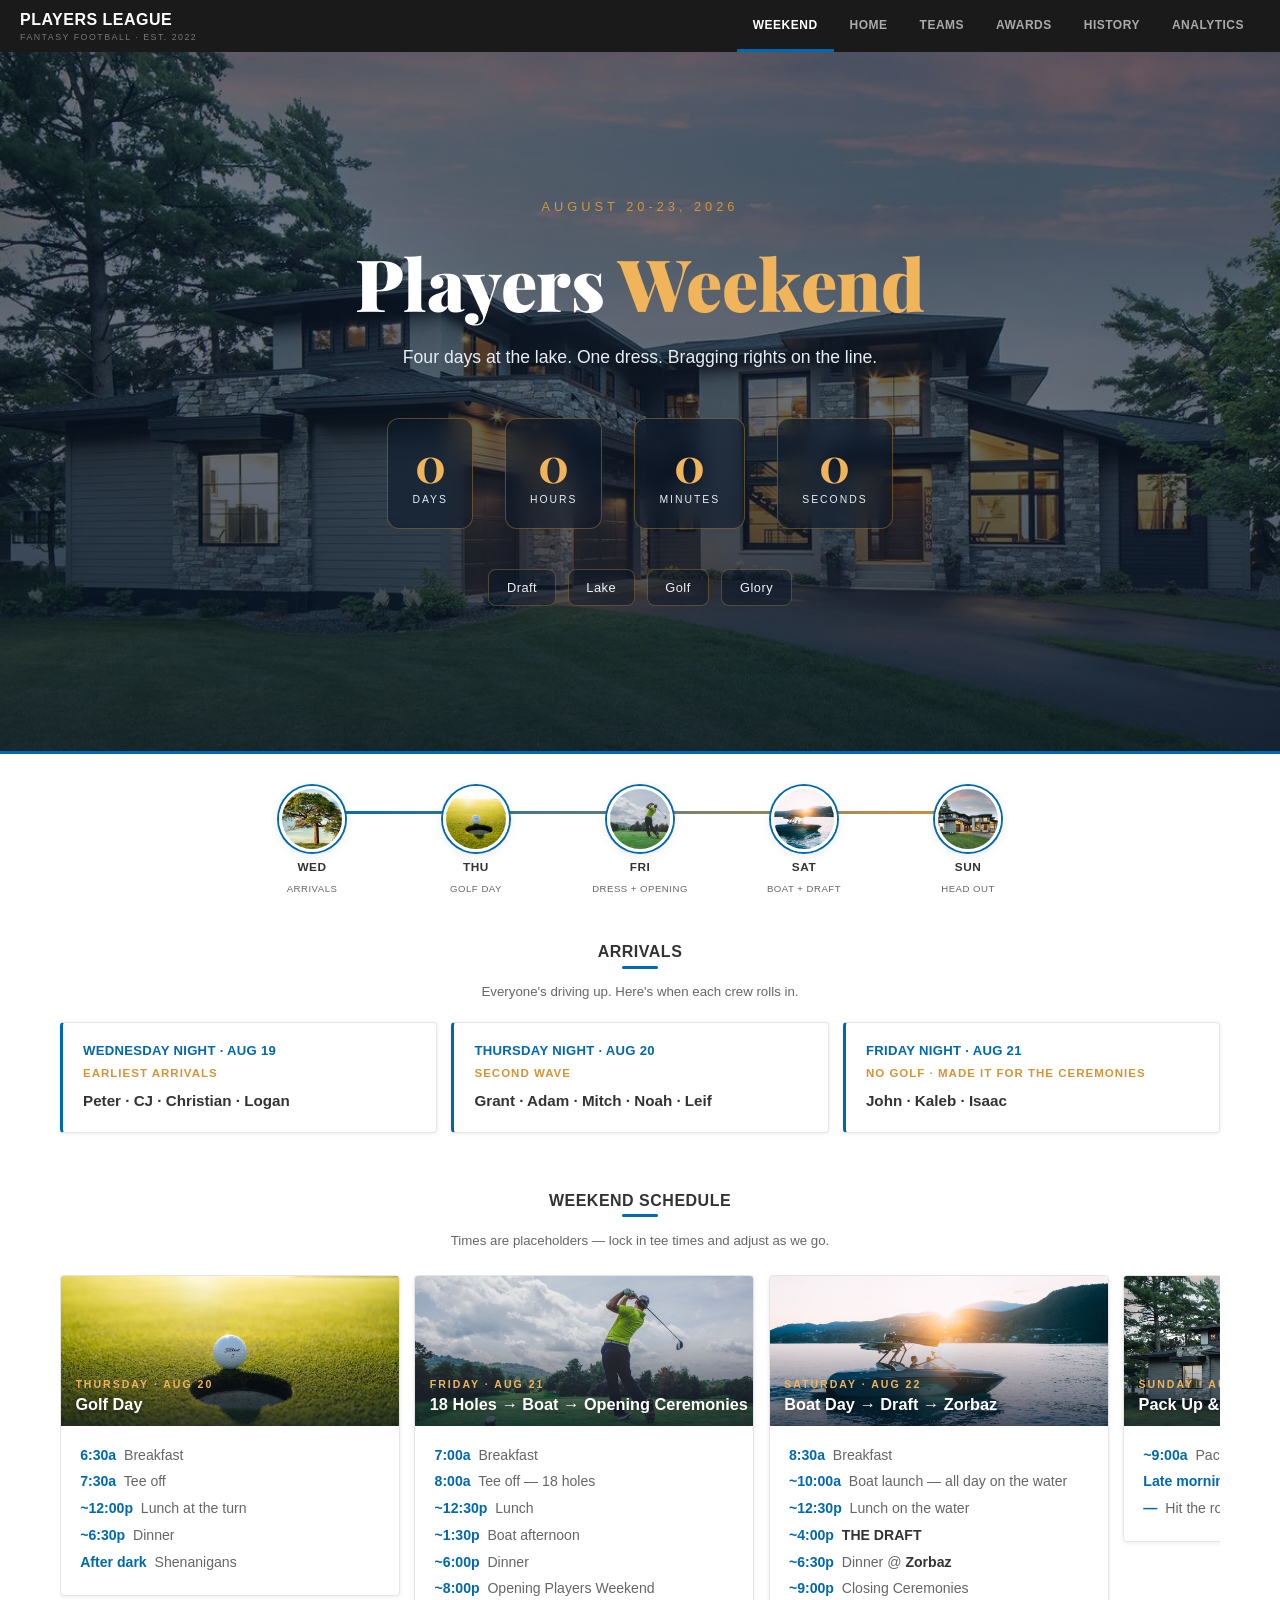
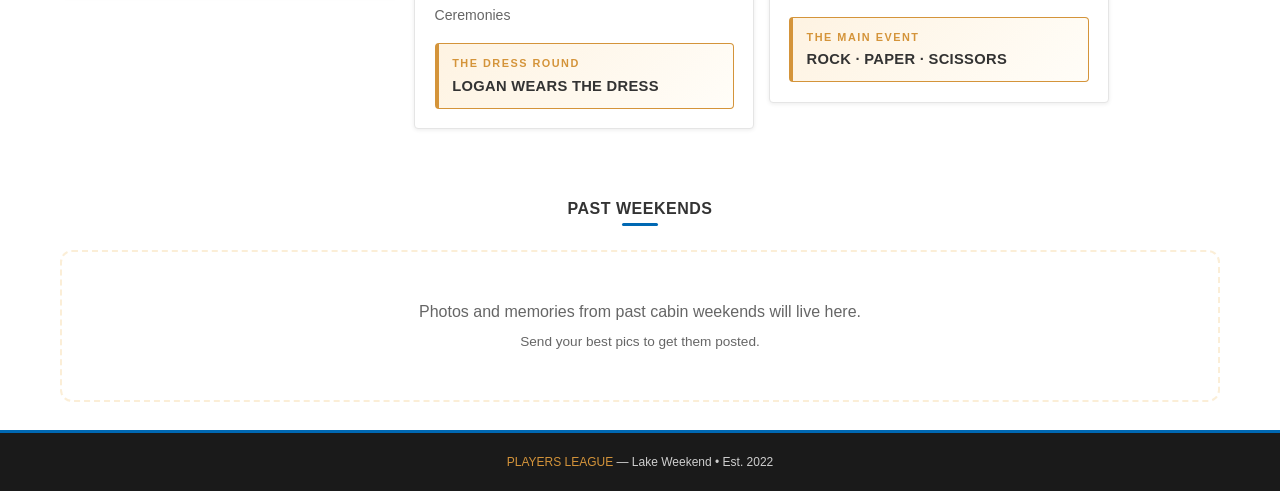
<file: index.html>
<!DOCTYPE html>
<html lang="en">
<head>
  <meta charset="UTF-8">
  <meta name="viewport" content="width=device-width, initial-scale=1.0">
  <title>Players League — Fantasy Football</title>
  <meta http-equiv="refresh" content="0; url=weekend.html">
  <link rel="canonical" href="weekend.html">
  <script>window.location.replace('weekend.html');</script>
  <style>
    body{background:#0a1628;color:#e8e8e8;font-family:system-ui,-apple-system,Segoe UI,Roboto,sans-serif;
         display:flex;align-items:center;justify-content:center;height:100vh;margin:0;text-align:center;}
    a{color:#e8a838;font-weight:700;text-decoration:none;}
  </style>
</head>
<body>
  <p>Redirecting to <a href="weekend.html">Players Weekend</a>…</p>
</body>
</html>
</file>
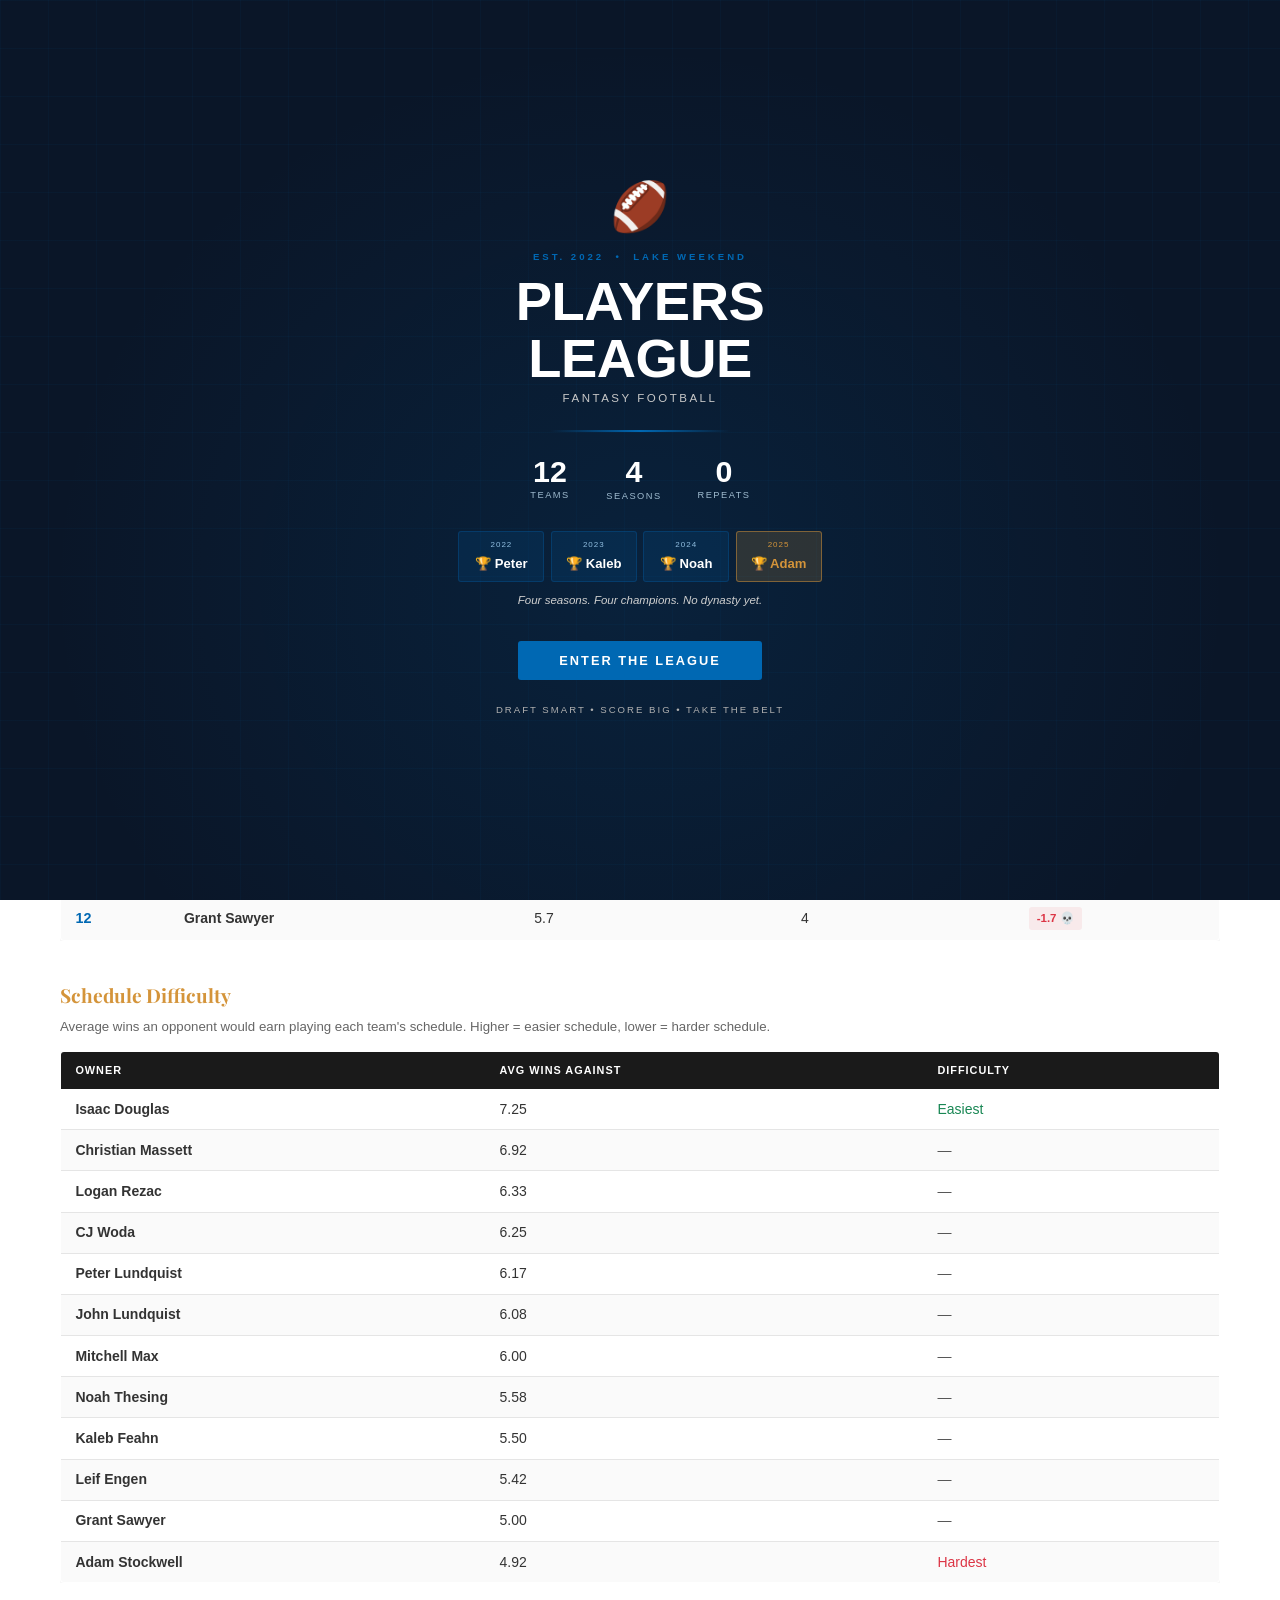
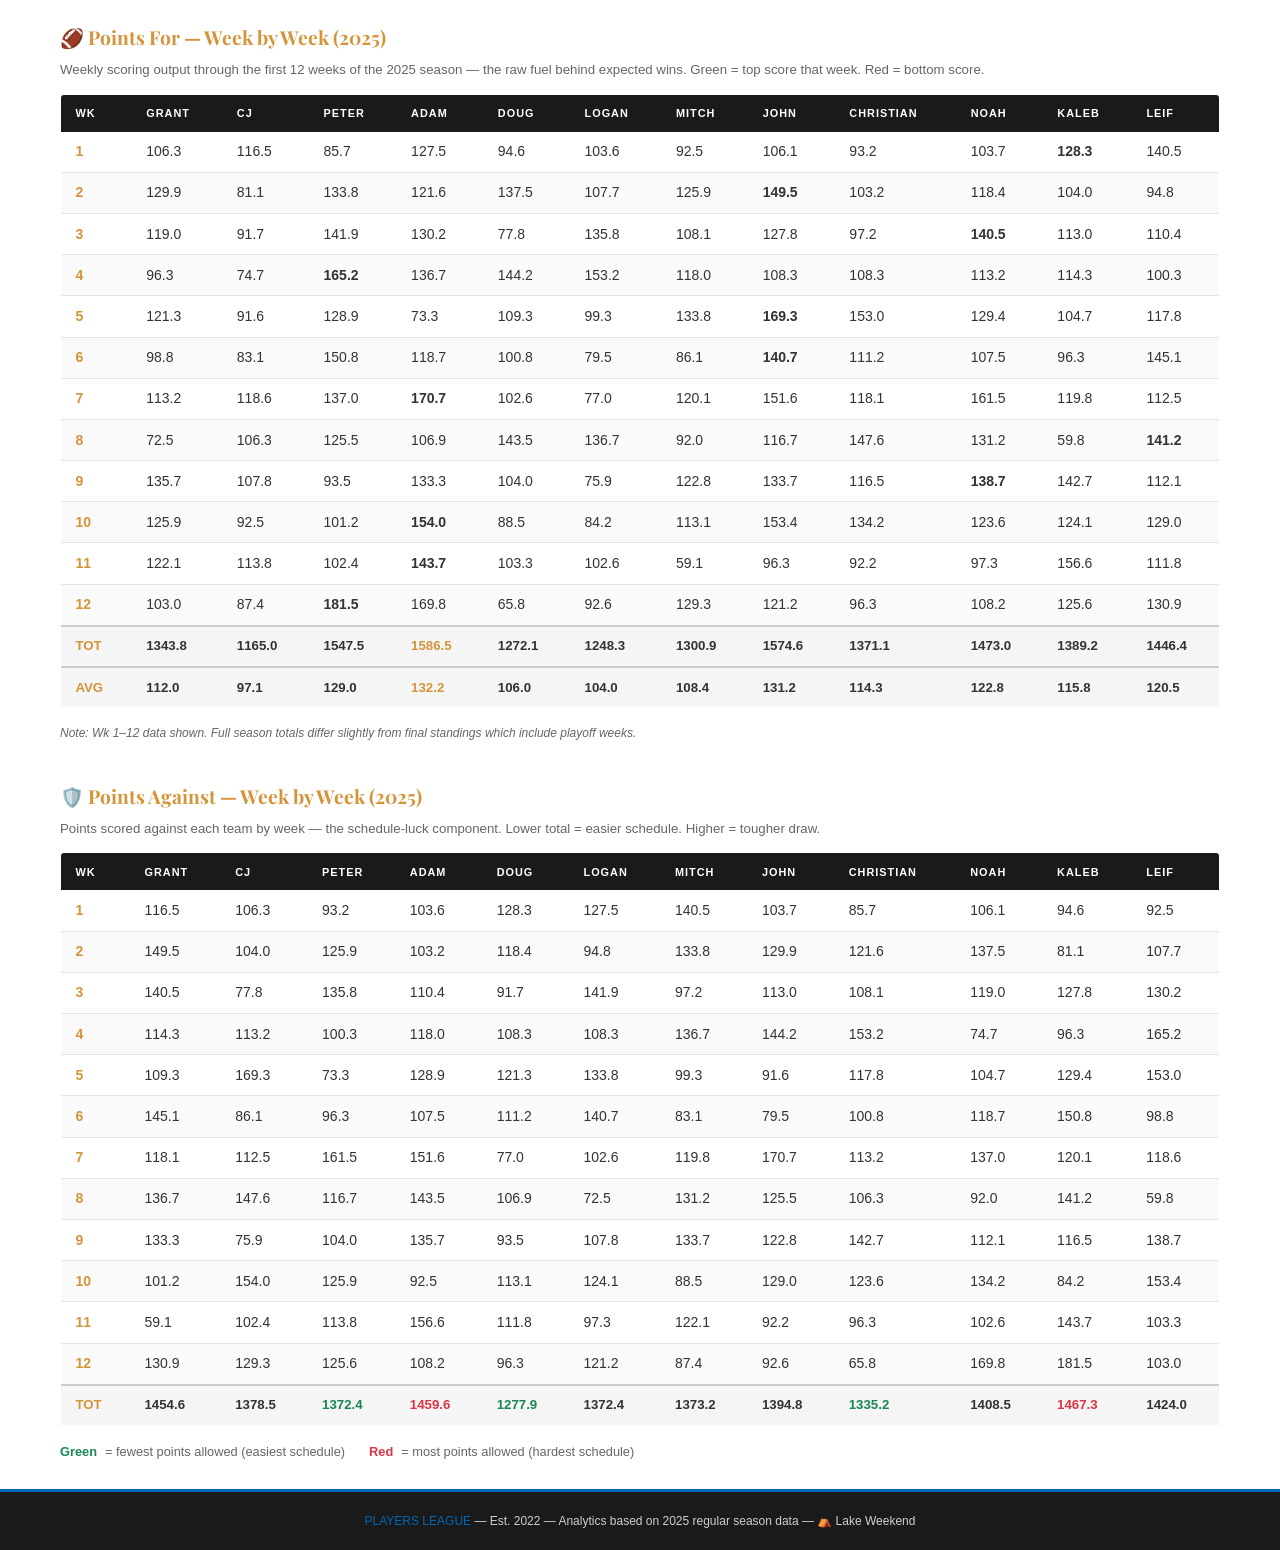
<file: analytics.html>
<!DOCTYPE html>
<html lang="en">
<head>
  <meta charset="UTF-8">
  <meta name="viewport" content="width=device-width, initial-scale=1.0">
  <title>Analytics — Players League</title>
  <link rel="preconnect" href="https://fonts.googleapis.com">
  <link rel="preconnect" href="https://fonts.gstatic.com" crossorigin>
  <link href="https://fonts.googleapis.com/css2?family=Playfair+Display:wght@400;600;700;800&family=Inter:wght@300;400;500;600;700&display=swap" rel="stylesheet">
  <link rel="stylesheet" href="css/style.css">
  <style>
    select#season-select {
      background:#ffffff; color:#333333; border:2px solid #e5e5e5;
      padding:0.7rem 1.4rem; border-radius:4px;
      font-family:-apple-system,BlinkMacSystemFont,'Segoe UI',Roboto,sans-serif;
      font-size:0.95rem; font-weight:700; min-width:220px; cursor:pointer;
      transition:border-color 0.18s ease;
    }
    select#season-select:hover, select#season-select:focus { border-color:#d4943a; outline:none; }
  </style>
</head>
<body class="polish">

  <!-- Navigation -->
  <nav class="nav">
    <div class="nav-inner">
      <a href="home.html" class="nav-logo">PLAYERS LEAGUE<span class="sub">Fantasy Football · Est. 2022</span></a>
      <div class="nav-toggle"><span></span><span></span><span></span></div>
      <div class="nav-links">
        <a href="weekend.html">Weekend</a>
        <a href="home.html">Home</a>
        <a href="teams.html">Teams</a>
        <a href="awards.html">Awards</a>
        <a href="history.html">History</a>
        <a href="analytics.html" class="active">Analytics</a>
      </div>
    </div>
  </nav>

  <!-- Page Header -->
  <section class="page-header">
    <h1><span class="gold">ANALYTICS</span></h1>
    <p>Expected Wins &bull; Season Summary &bull; All-Time Records &bull; Division War</p>
  </section>

  <!-- Tab Switcher -->
  <section class="section" style="padding-bottom:0.5rem;">
    <div class="tab-switcher">
      <button class="tab-btn active" onclick="switchTab('xwins', this)">📊 Expected Wins</button>
      <button class="tab-btn" onclick="switchTab('summary', this)">📈 Season Summaries</button>
      <button class="tab-btn" onclick="switchTab('alltime', this)">🏆 All-Time Records</button>
      <button class="tab-btn" onclick="switchTab('divcomp', this)">⚔️ Division War</button>
    </div>
  </section>

  <!-- ============================================================
       TAB 1 — Expected Wins
       ============================================================ -->
  <section id="tab-xwins" class="section analytics-section active">
    <h2 class="section-title">📊 Expected Wins Analysis</h2>
    <div class="gold-line"></div>
    <p class="section-sub">The whole luck story in one place: how much you <strong>scored</strong> (Points For) plus what you <strong>faced</strong> (Points Against) drives how many wins you <strong>should</strong> have earned (Expected Wins) — versus what you actually won. Positive discrepancy = lucky. Negative = unlucky. Based on 2025 regular season (Weeks 1–12).</p>

    <div class="table-scroll" style="overflow-x:auto;">
      <table class="data-table sticky-first">
        <thead>
          <tr>
            <th>#</th>
            <th>Owner</th>
            <th>Expected W</th>
            <th>Actual W</th>
            <th>Luck</th>
          </tr>
        </thead>
        <tbody>
          <tr>
            <td><span class="rank-num">1</span></td>
            <td style="font-weight:600;color:var(--cream);">CJ Woda</td>
            <td>3.1</td><td>5</td>
            <td><span class="pill-luck pos">+1.9 🍀</span></td>
          </tr>
          <tr>
            <td><span class="rank-num">2</span></td>
            <td style="font-weight:600;color:var(--cream);">Christian Massett</td>
            <td>5.5</td><td>7</td>
            <td><span class="pill-luck pos">+1.5 🍀</span></td>
          </tr>
          <tr>
            <td><span class="rank-num">3</span></td>
            <td style="font-weight:600;color:var(--cream);">John Lundquist</td>
            <td>7.9</td><td>9</td>
            <td><span class="pill-luck pos">+1.1 🍀</span></td>
          </tr>
          <tr>
            <td><span class="rank-num">4</span></td>
            <td style="font-weight:600;color:var(--cream);">Mitchell Max</td>
            <td>5.2</td><td>6</td>
            <td><span class="pill-luck pos">+0.8</span></td>
          </tr>
          <tr>
            <td><span class="rank-num">5</span></td>
            <td style="font-weight:600;color:var(--cream);">Isaac Douglas</td>
            <td>4.6</td><td>5</td>
            <td><span class="pill-luck pos">+0.4</span></td>
          </tr>
          <tr>
            <td><span class="rank-num">6</span></td>
            <td style="font-weight:600;color:var(--cream);">Logan Rezac</td>
            <td>4.0</td><td>4</td>
            <td><span class="pill-luck neu">0.0</span></td>
          </tr>
          <tr>
            <td><span class="rank-num">7</span></td>
            <td style="font-weight:600;color:var(--cream);">Kaleb Feahn</td>
            <td>6.3</td><td>6</td>
            <td><span class="pill-luck neg">-0.3</span></td>
          </tr>
          <tr>
            <td><span class="rank-num">8</span></td>
            <td style="font-weight:600;color:var(--cream);">Adam Stockwell</td>
            <td>8.3</td><td>8</td>
            <td><span class="pill-luck neg">-0.3</span></td>
          </tr>
          <tr>
            <td><span class="rank-num">9</span></td>
            <td style="font-weight:600;color:var(--cream);">Peter Lundquist</td>
            <td>7.4</td><td>7</td>
            <td><span class="pill-luck neg">-0.4</span></td>
          </tr>
          <tr>
            <td><span class="rank-num">10</span></td>
            <td style="font-weight:600;color:var(--cream);">Noah Thesing</td>
            <td>7.0</td><td>6</td>
            <td><span class="pill-luck neg">-1.0 💀</span></td>
          </tr>
          <tr>
            <td><span class="rank-num">11</span></td>
            <td style="font-weight:600;color:var(--cream);">Leif Engen</td>
            <td>6.4</td><td>5</td>
            <td><span class="pill-luck neg">-1.4 💀</span></td>
          </tr>
          <tr>
            <td><span class="rank-num">12</span></td>
            <td style="font-weight:600;color:var(--cream);">Grant Sawyer</td>
            <td>5.7</td><td>4</td>
            <td><span class="pill-luck neg">-1.7 💀</span></td>
          </tr>
        </tbody>
      </table>
    </div>

    <!-- Schedule Difficulty -->
    <div style="margin-top:2.5rem;">
      <h3 style="font-family:'Playfair Display',Georgia,serif;color:var(--amber);font-size:1.2rem;margin-bottom:0.5rem;">Schedule Difficulty</h3>
      <p class="section-sub">Average wins an opponent would earn playing each team's schedule. Higher = easier schedule, lower = harder schedule.</p>
      <div class="table-scroll" style="overflow-x:auto;">
        <table class="data-table sticky-first">
          <thead>
            <tr>
              <th>Owner</th>
              <th>Avg Wins Against</th>
              <th>Difficulty</th>
            </tr>
          </thead>
          <tbody>
            <tr><td style="font-weight:600;color:var(--cream);">Isaac Douglas</td><td>7.25</td><td style="color:var(--green);">Easiest</td></tr>
            <tr><td style="font-weight:600;color:var(--cream);">Christian Massett</td><td>6.92</td><td style="color:var(--text-body);">—</td></tr>
            <tr><td style="font-weight:600;color:var(--cream);">Logan Rezac</td><td>6.33</td><td style="color:var(--text-body);">—</td></tr>
            <tr><td style="font-weight:600;color:var(--cream);">CJ Woda</td><td>6.25</td><td style="color:var(--text-body);">—</td></tr>
            <tr><td style="font-weight:600;color:var(--cream);">Peter Lundquist</td><td>6.17</td><td style="color:var(--text-body);">—</td></tr>
            <tr><td style="font-weight:600;color:var(--cream);">John Lundquist</td><td>6.08</td><td style="color:var(--text-body);">—</td></tr>
            <tr><td style="font-weight:600;color:var(--cream);">Mitchell Max</td><td>6.00</td><td style="color:var(--text-body);">—</td></tr>
            <tr><td style="font-weight:600;color:var(--cream);">Noah Thesing</td><td>5.58</td><td style="color:var(--text-body);">—</td></tr>
            <tr><td style="font-weight:600;color:var(--cream);">Kaleb Feahn</td><td>5.50</td><td style="color:var(--text-body);">—</td></tr>
            <tr><td style="font-weight:600;color:var(--cream);">Leif Engen</td><td>5.42</td><td style="color:var(--text-body);">—</td></tr>
            <tr><td style="font-weight:600;color:var(--cream);">Grant Sawyer</td><td>5.00</td><td style="color:var(--text-body);">—</td></tr>
            <tr><td style="font-weight:600;color:var(--cream);">Adam Stockwell</td><td>4.92</td><td style="color:var(--red);">Hardest</td></tr>
          </tbody>
        </table>
      </div>
    </div>

    <!-- Points For (folded in) -->
    <div style="margin-top:2.5rem;">
    <h3 style="font-family:'Playfair Display',Georgia,serif;color:var(--amber);font-size:1.2rem;margin-bottom:0.5rem;">🏈 Points For — Week by Week (2025)</h3>
    <p class="section-sub">Weekly scoring output through the first 12 weeks of the 2025 season — the raw fuel behind expected wins. Green = top score that week. Red = bottom score.</p>
    <div class="table-scroll" style="overflow-x:auto;">
      <table class="data-table sticky-first" style="font-size:0.82rem;min-width:900px;">
        <thead>
          <tr>
            <th>Wk</th>
            <th>Grant</th>
            <th>CJ</th>
            <th>Peter</th>
            <th>Adam</th>
            <th>Doug</th>
            <th>Logan</th>
            <th>Mitch</th>
            <th>John</th>
            <th>Christian</th>
            <th>Noah</th>
            <th>Kaleb</th>
            <th>Leif</th>
          </tr>
        </thead>
        <tbody>
          <tr><td style="color:var(--amber);font-weight:700;">1</td><td>106.3</td><td>116.5</td><td>85.7</td><td>127.5</td><td>94.6</td><td>103.6</td><td>92.5</td><td>106.1</td><td>93.2</td><td>103.7</td><td class="pf-high">128.3</td><td>140.5</td></tr>
          <tr><td style="color:var(--amber);font-weight:700;">2</td><td>129.9</td><td>81.1</td><td>133.8</td><td>121.6</td><td>137.5</td><td>107.7</td><td>125.9</td><td class="pf-high">149.5</td><td>103.2</td><td>118.4</td><td>104.0</td><td>94.8</td></tr>
          <tr><td style="color:var(--amber);font-weight:700;">3</td><td>119.0</td><td>91.7</td><td>141.9</td><td>130.2</td><td class="pf-low">77.8</td><td>135.8</td><td>108.1</td><td>127.8</td><td>97.2</td><td class="pf-high">140.5</td><td>113.0</td><td>110.4</td></tr>
          <tr><td style="color:var(--amber);font-weight:700;">4</td><td>96.3</td><td class="pf-low">74.7</td><td class="pf-high">165.2</td><td>136.7</td><td>144.2</td><td>153.2</td><td>118.0</td><td>108.3</td><td>108.3</td><td>113.2</td><td>114.3</td><td>100.3</td></tr>
          <tr><td style="color:var(--amber);font-weight:700;">5</td><td>121.3</td><td>91.6</td><td>128.9</td><td class="pf-low">73.3</td><td>109.3</td><td>99.3</td><td>133.8</td><td class="pf-high">169.3</td><td>153.0</td><td>129.4</td><td>104.7</td><td>117.8</td></tr>
          <tr><td style="color:var(--amber);font-weight:700;">6</td><td>98.8</td><td>83.1</td><td>150.8</td><td>118.7</td><td>100.8</td><td class="pf-low">79.5</td><td>86.1</td><td class="pf-high">140.7</td><td>111.2</td><td>107.5</td><td>96.3</td><td>145.1</td></tr>
          <tr><td style="color:var(--amber);font-weight:700;">7</td><td>113.2</td><td>118.6</td><td>137.0</td><td class="pf-high">170.7</td><td>102.6</td><td class="pf-low">77.0</td><td>120.1</td><td>151.6</td><td>118.1</td><td>161.5</td><td>119.8</td><td>112.5</td></tr>
          <tr><td style="color:var(--amber);font-weight:700;">8</td><td class="pf-low">72.5</td><td>106.3</td><td>125.5</td><td>106.9</td><td>143.5</td><td>136.7</td><td>92.0</td><td>116.7</td><td>147.6</td><td>131.2</td><td class="pf-low">59.8</td><td class="pf-high">141.2</td></tr>
          <tr><td style="color:var(--amber);font-weight:700;">9</td><td>135.7</td><td>107.8</td><td>93.5</td><td>133.3</td><td>104.0</td><td class="pf-low">75.9</td><td>122.8</td><td>133.7</td><td>116.5</td><td class="pf-high">138.7</td><td>142.7</td><td>112.1</td></tr>
          <tr><td style="color:var(--amber);font-weight:700;">10</td><td>125.9</td><td>92.5</td><td>101.2</td><td class="pf-high">154.0</td><td class="pf-low">88.5</td><td>84.2</td><td>113.1</td><td>153.4</td><td>134.2</td><td>123.6</td><td>124.1</td><td>129.0</td></tr>
          <tr><td style="color:var(--amber);font-weight:700;">11</td><td>122.1</td><td>113.8</td><td>102.4</td><td class="pf-high">143.7</td><td>103.3</td><td>102.6</td><td class="pf-low">59.1</td><td>96.3</td><td>92.2</td><td>97.3</td><td>156.6</td><td>111.8</td></tr>
          <tr><td style="color:var(--amber);font-weight:700;">12</td><td>103.0</td><td>87.4</td><td class="pf-high">181.5</td><td>169.8</td><td class="pf-low">65.8</td><td>92.6</td><td>129.3</td><td>121.2</td><td>96.3</td><td>108.2</td><td>125.6</td><td>130.9</td></tr>
        </tbody>
        <tfoot>
          <tr>
            <td style="color:var(--amber);font-weight:700;">TOT</td>
            <td>1343.8</td><td>1165.0</td><td>1547.5</td>
            <td style="color:var(--amber);font-weight:700;">1586.5</td>
            <td>1272.1</td><td>1248.3</td><td>1300.9</td><td>1574.6</td><td>1371.1</td><td>1473.0</td><td>1389.2</td><td>1446.4</td>
          </tr>
          <tr>
            <td style="color:var(--amber);font-weight:700;">AVG</td>
            <td>112.0</td><td>97.1</td><td>129.0</td>
            <td style="color:var(--amber);font-weight:700;">132.2</td>
            <td>106.0</td><td>104.0</td><td>108.4</td><td>131.2</td><td>114.3</td><td>122.8</td><td>115.8</td><td>120.5</td>
          </tr>
        </tfoot>
      </table>
    </div>
    <p style="color:var(--gray-text);font-size:0.75rem;margin-top:1rem;font-style:italic;">Note: Wk 1–12 data shown. Full season totals differ slightly from final standings which include playoff weeks.</p>
    </div>

    <!-- Points Against (folded in) -->
    <div style="margin-top:2.5rem;">
    <h3 style="font-family:'Playfair Display',Georgia,serif;color:var(--amber);font-size:1.2rem;margin-bottom:0.5rem;">🛡️ Points Against — Week by Week (2025)</h3>
    <p class="section-sub">Points scored against each team by week — the schedule-luck component. Lower total = easier schedule. Higher = tougher draw.</p>
    <div class="table-scroll" style="overflow-x:auto;">
      <table class="data-table sticky-first" style="font-size:0.82rem;min-width:900px;">
        <thead>
          <tr>
            <th>Wk</th>
            <th>Grant</th>
            <th>CJ</th>
            <th>Peter</th>
            <th>Adam</th>
            <th>Doug</th>
            <th>Logan</th>
            <th>Mitch</th>
            <th>John</th>
            <th>Christian</th>
            <th>Noah</th>
            <th>Kaleb</th>
            <th>Leif</th>
          </tr>
        </thead>
        <tbody>
          <tr><td style="color:var(--amber);font-weight:700;">1</td><td>116.5</td><td>106.3</td><td>93.2</td><td>103.6</td><td>128.3</td><td>127.5</td><td>140.5</td><td>103.7</td><td>85.7</td><td>106.1</td><td>94.6</td><td>92.5</td></tr>
          <tr><td style="color:var(--amber);font-weight:700;">2</td><td>149.5</td><td>104.0</td><td>125.9</td><td>103.2</td><td>118.4</td><td>94.8</td><td>133.8</td><td>129.9</td><td>121.6</td><td>137.5</td><td>81.1</td><td>107.7</td></tr>
          <tr><td style="color:var(--amber);font-weight:700;">3</td><td>140.5</td><td>77.8</td><td>135.8</td><td>110.4</td><td>91.7</td><td>141.9</td><td>97.2</td><td>113.0</td><td>108.1</td><td>119.0</td><td>127.8</td><td>130.2</td></tr>
          <tr><td style="color:var(--amber);font-weight:700;">4</td><td>114.3</td><td>113.2</td><td>100.3</td><td>118.0</td><td>108.3</td><td>108.3</td><td>136.7</td><td>144.2</td><td>153.2</td><td>74.7</td><td>96.3</td><td>165.2</td></tr>
          <tr><td style="color:var(--amber);font-weight:700;">5</td><td>109.3</td><td>169.3</td><td>73.3</td><td>128.9</td><td>121.3</td><td>133.8</td><td>99.3</td><td>91.6</td><td>117.8</td><td>104.7</td><td>129.4</td><td>153.0</td></tr>
          <tr><td style="color:var(--amber);font-weight:700;">6</td><td>145.1</td><td>86.1</td><td>96.3</td><td>107.5</td><td>111.2</td><td>140.7</td><td>83.1</td><td>79.5</td><td>100.8</td><td>118.7</td><td>150.8</td><td>98.8</td></tr>
          <tr><td style="color:var(--amber);font-weight:700;">7</td><td>118.1</td><td>112.5</td><td>161.5</td><td>151.6</td><td>77.0</td><td>102.6</td><td>119.8</td><td>170.7</td><td>113.2</td><td>137.0</td><td>120.1</td><td>118.6</td></tr>
          <tr><td style="color:var(--amber);font-weight:700;">8</td><td>136.7</td><td>147.6</td><td>116.7</td><td>143.5</td><td>106.9</td><td>72.5</td><td>131.2</td><td>125.5</td><td>106.3</td><td>92.0</td><td>141.2</td><td>59.8</td></tr>
          <tr><td style="color:var(--amber);font-weight:700;">9</td><td>133.3</td><td>75.9</td><td>104.0</td><td>135.7</td><td>93.5</td><td>107.8</td><td>133.7</td><td>122.8</td><td>142.7</td><td>112.1</td><td>116.5</td><td>138.7</td></tr>
          <tr><td style="color:var(--amber);font-weight:700;">10</td><td>101.2</td><td>154.0</td><td>125.9</td><td>92.5</td><td>113.1</td><td>124.1</td><td>88.5</td><td>129.0</td><td>123.6</td><td>134.2</td><td>84.2</td><td>153.4</td></tr>
          <tr><td style="color:var(--amber);font-weight:700;">11</td><td>59.1</td><td>102.4</td><td>113.8</td><td>156.6</td><td>111.8</td><td>97.3</td><td>122.1</td><td>92.2</td><td>96.3</td><td>102.6</td><td>143.7</td><td>103.3</td></tr>
          <tr><td style="color:var(--amber);font-weight:700;">12</td><td>130.9</td><td>129.3</td><td>125.6</td><td>108.2</td><td>96.3</td><td>121.2</td><td>87.4</td><td>92.6</td><td>65.8</td><td>169.8</td><td>181.5</td><td>103.0</td></tr>
        </tbody>
        <tfoot>
          <tr>
            <td style="color:var(--amber);font-weight:700;">TOT</td>
            <td>1454.6</td><td>1378.5</td>
            <td style="color:var(--green);font-weight:700;">1372.4</td>
            <td style="color:var(--red);font-weight:700;">1459.6</td>
            <td style="color:var(--green);font-weight:700;">1277.9</td>
            <td>1372.4</td><td>1373.2</td><td>1394.8</td>
            <td style="color:var(--green);font-weight:700;">1335.2</td>
            <td>1408.5</td>
            <td style="color:var(--red);font-weight:700;">1467.3</td>
            <td>1424.0</td>
          </tr>
        </tfoot>
      </table>
    </div>
    <div style="display:flex;gap:1.5rem;margin-top:1rem;flex-wrap:wrap;">
      <div style="display:flex;align-items:center;gap:0.5rem;font-size:0.8rem;"><span style="color:var(--green);font-weight:700;">Green</span><span style="color:var(--gray-text);">= fewest points allowed (easiest schedule)</span></div>
      <div style="display:flex;align-items:center;gap:0.5rem;font-size:0.8rem;"><span style="color:var(--red);font-weight:700;">Red</span><span style="color:var(--gray-text);">= most points allowed (hardest schedule)</span></div>
    </div>
    </div>
  </section>

  <!-- ============================================================
       TAB — Season Summary
       ============================================================ -->
  <section id="tab-summary" class="section analytics-section">
    <h2 class="section-title">📈 Season Summaries</h2>
    <div class="gold-line"></div>
    <p class="section-sub">Pick a season to see the recap and the stories behind the standings.</p>

    <div style="text-align:center;margin:1.25rem 0 2rem;">
      <select id="season-select" onchange="renderSeason(this.value)">
        <option value="2025">2025 Season</option>
        <option value="2024">2024 Season</option>
        <option value="2023">2023 Season</option>
        <option value="2022">2022 Season</option>
      </select>
    </div>

    <div id="season-content"></div>
  </section>

  <!-- ============================================================
       TAB 5 — All-Time Records
       ============================================================ -->
  <section id="tab-alltime" class="section analytics-section">
    <h2 class="section-title">🏆 All-Time Records & Rankings</h2>
    <p style="color:var(--text-muted);font-size:0.9rem;margin-bottom:2rem;">Career stats across all 4 seasons (2022-2025). Luck estimates based on season totals.</p>

    <!-- All-Time Standings -->
    <h3 style="font-size:1.1rem;font-weight:700;margin-bottom:0.75rem;">Career Standings</h3>
    <div class="table-scroll" style="overflow-x:auto;margin-bottom:2rem;">
    <table class="data-table sticky-first">
      <thead><tr><th>#</th><th>Owner</th><th>W</th><th>L</th><th>Win%</th><th>Career PF</th></tr></thead>
      <tbody id="alltime-standings"></tbody>
    </table>
    </div>

    <!-- Best Single Week -->
    <h3 style="font-size:1.1rem;font-weight:700;margin-bottom:0.75rem;">🔥 Best Single Week Scores</h3>
    <div class="table-scroll" style="overflow-x:auto;margin-bottom:2rem;">
    <table class="data-table sticky-first">
      <thead><tr><th>#</th><th>Owner</th><th>Score</th><th>When</th></tr></thead>
      <tbody id="alltime-bestweek"></tbody>
    </table>
    </div>

    <!-- Champions -->
    <h3 style="font-size:1.1rem;font-weight:700;margin-bottom:0.75rem;">🏆 Season Champions</h3>
    <div class="table-scroll" style="overflow-x:auto;margin-bottom:2rem;">
    <table class="data-table sticky-first">
      <thead><tr><th>Year</th><th>Champion</th></tr></thead>
      <tbody>
        <tr><td style="font-weight:700;">2025</td><td>Adam Stockwell</td></tr>
        <tr><td style="font-weight:700;">2024</td><td>Noah Thesing</td></tr>
        <tr><td style="font-weight:700;">2023</td><td>Kaleb Feahn</td></tr>
        <tr><td style="font-weight:700;">2022</td><td>Peter Lundquist</td></tr>
      </tbody>
    </table>
    </div>

    <!-- All-Time Luck Estimate -->
    <h3 style="font-size:1.1rem;font-weight:700;margin-bottom:0.75rem;">🍀 All-Time Luck Rankings</h3>
    <p style="color:var(--text-muted);font-size:0.8rem;margin-bottom:0.75rem;">Teams ranked by PF vs actual wins. If you score a lot but don't win as much, you're unlucky. Positive = lucky, negative = unlucky.</p>
    <div class="table-scroll" style="overflow-x:auto;margin-bottom:2rem;">
    <table class="data-table sticky-first">
      <thead><tr><th>#</th><th>Owner</th><th>W</th><th>PF Rank</th><th>Win Rank</th><th>Luck</th></tr></thead>
      <tbody id="alltime-luck"></tbody>
    </table>
    </div>

  </section>

  <!-- ============================================================
       TAB — Division Comparison
       ============================================================ -->
  <section id="tab-divcomp" class="section analytics-section">
    <style>
      .divcomp-grid { display:grid; grid-template-columns:1fr 160px 1fr; }
      .divcomp-stat-val { font-size:1.25rem; font-weight:800; color:#333; }
      .divcomp-cat { font-size:0.72rem; font-weight:700; color:#666; text-transform:uppercase; letter-spacing:1px; }
      .divcomp-edge { background:#0068b3; color:#fff; font-size:0.6rem; padding:0.15rem 0.45rem; border-radius:3px; font-weight:700; vertical-align:middle; margin-left:4px; }
      .divcomp-edge-green { background:#198754; }
      @media(max-width:600px) {
        .divcomp-grid { grid-template-columns:1fr 80px 1fr; }
        .divcomp-stat-val { font-size:1rem; }
        .divcomp-cat { font-size:0.62rem; letter-spacing:0; }
        .div-breakdown { grid-template-columns:1fr !important; }
      }
    </style>
    <h2 class="section-title">⚔️ Division War: East vs West</h2>
    <div class="gold-line"></div>
    <p class="section-sub">Four seasons of rivalry. Which division rules the Players League? Career stats through 2025.</p>

    <!-- Main matchup card -->
    <div style="max-width:900px;margin:2rem auto;border-radius:12px;overflow:hidden;box-shadow:0 4px 24px rgba(0,0,0,0.1);border:1px solid #e5e5e5;">

      <!-- Division Headers -->
      <div class="divcomp-grid">
        <div style="background:#0068b3;color:#fff;padding:2rem 1.5rem;text-align:center;">
          <div style="font-size:2.2rem;margin-bottom:0.4rem;">🌊</div>
          <div style="font-size:1.4rem;font-weight:800;letter-spacing:1px;">EAST</div>
          <div style="font-size:0.75rem;opacity:0.85;margin-top:0.3rem;line-height:1.6;">CJ · Grant · Isaac<br>John · Kaleb · Noah</div>
        </div>
        <div style="background:#1a1a1a;color:#d4943a;display:flex;align-items:center;justify-content:center;font-size:1.4rem;font-weight:900;letter-spacing:2px;">VS</div>
        <div style="background:#005292;color:#fff;padding:2rem 1.5rem;text-align:center;">
          <div style="font-size:2.2rem;margin-bottom:0.4rem;">🌵</div>
          <div style="font-size:1.4rem;font-weight:800;letter-spacing:1px;">WEST</div>
          <div style="font-size:0.75rem;opacity:0.85;margin-top:0.3rem;line-height:1.6;">Peter · Adam · Christian<br>Mitchell · Leif · Logan</div>
        </div>
      </div>

      <!-- Stat rows -->
      <div style="background:#fff;">

        <!-- Career W-L -->
        <div class="divcomp-grid" style="border-bottom:1px solid #e5e5e5;">
          <div style="padding:1.25rem;text-align:center;background:#f0f7ff;"><span class="divcomp-stat-val">166–170</span></div>
          <div style="padding:1.25rem;text-align:center;background:#f5f5f5;display:flex;align-items:center;justify-content:center;"><span class="divcomp-cat">Career W-L</span></div>
          <div style="padding:1.25rem;text-align:center;background:#e8f0f8;"><span class="divcomp-stat-val">170–166</span><span class="divcomp-edge">EDGE</span></div>
        </div>

        <!-- Career PF -->
        <div class="divcomp-grid" style="border-bottom:1px solid #e5e5e5;">
          <div style="padding:1.25rem;text-align:center;background:#fafafa;"><span class="divcomp-stat-val">38,165</span></div>
          <div style="padding:1.25rem;text-align:center;background:#f5f5f5;display:flex;align-items:center;justify-content:center;"><span class="divcomp-cat">Career PF</span></div>
          <div style="padding:1.25rem;text-align:center;background:#fafafa;"><span class="divcomp-stat-val">39,467</span><span class="divcomp-edge">EDGE</span></div>
        </div>

        <!-- Championships -->
        <div class="divcomp-grid" style="border-bottom:1px solid #e5e5e5;">
          <div style="padding:1.25rem;text-align:center;background:#fff8ee;">
            <span class="divcomp-stat-val">🏆 2</span>
            <div style="font-size:0.72rem;color:#888;margin-top:0.3rem;">Kaleb '23 · Noah '24</div>
          </div>
          <div style="padding:1.25rem;text-align:center;background:#f5f5f5;display:flex;align-items:center;justify-content:center;"><span class="divcomp-cat">Championships</span></div>
          <div style="padding:1.25rem;text-align:center;background:#fff8ee;">
            <span class="divcomp-stat-val">🏆 2</span>
            <div style="font-size:0.72rem;color:#888;margin-top:0.3rem;">Peter '22 · Adam '25</div>
          </div>
        </div>

        <!-- #1 Seeds -->
        <div class="divcomp-grid" style="border-bottom:1px solid #e5e5e5;">
          <div style="padding:1.25rem;text-align:center;background:#fafafa;">
            <span class="divcomp-stat-val" style="color:#dc3545;">0</span>
            <div style="font-size:0.72rem;color:#888;margin-top:0.3rem;">The curse doesn't apply if you never get there</div>
          </div>
          <div style="padding:1.25rem;text-align:center;background:#f5f5f5;display:flex;align-items:center;justify-content:center;"><span class="divcomp-cat">#1 Seeds</span></div>
          <div style="padding:1.25rem;text-align:center;background:#fafafa;">
            <span class="divcomp-stat-val">4</span><span class="divcomp-edge">EDGE</span>
            <div style="font-size:0.72rem;color:#888;margin-top:0.3rem;">Peter '22 · Logan '23 '24 · Adam '25</div>
          </div>
        </div>

        <!-- Playoff Wins -->
        <div class="divcomp-grid" style="border-bottom:1px solid #e5e5e5;">
          <div style="padding:1.25rem;text-align:center;background:#edf7f2;">
            <span class="divcomp-stat-val">12</span><span class="divcomp-edge divcomp-edge-green">EDGE</span>
          </div>
          <div style="padding:1.25rem;text-align:center;background:#f5f5f5;display:flex;align-items:center;justify-content:center;"><span class="divcomp-cat">Playoff Wins</span></div>
          <div style="padding:1.25rem;text-align:center;background:#fafafa;"><span class="divcomp-stat-val">11</span></div>
        </div>

        <!-- Verdict -->
        <div style="background:linear-gradient(135deg,#0068b3,#005292);color:#fff;padding:2rem;text-align:center;">
          <div style="font-size:0.65rem;letter-spacing:3px;text-transform:uppercase;opacity:0.8;margin-bottom:0.5rem;">THE VERDICT</div>
          <div style="font-size:1.15rem;font-weight:800;margin-bottom:0.6rem;">🤝 Dead Even — This Rivalry Isn't Over</div>
          <div style="font-size:0.88rem;opacity:0.92;max-width:600px;margin:0 auto;line-height:1.65;">West leads in regular season wins and scoring. East leads in playoff wins and clutch moments. Two championships each. The #1 seed curse haunts the West. It's not about division — it's about who shows up in December.</div>
        </div>

      </div>
    </div>

    <!-- Individual division breakdowns -->
    <div class="div-breakdown" style="display:grid;grid-template-columns:1fr 1fr;gap:1.5rem;max-width:900px;margin:2rem auto 0;">
      <!-- East -->
      <div style="background:#f0f7ff;border:2px solid #0068b3;border-radius:8px;padding:1.5rem;">
        <h3 style="color:#0068b3;font-weight:800;margin-bottom:1rem;font-size:1rem;">🌊 East Division</h3>
        <table style="width:100%;font-size:0.85rem;border-collapse:collapse;">
          <tr><td style="padding:0.4rem 0;border-bottom:1px solid rgba(0,104,179,0.12);">CJ Woda</td><td style="text-align:right;color:#555;font-weight:600;padding:0.4rem 0;border-bottom:1px solid rgba(0,104,179,0.12);">25–31</td></tr>
          <tr><td style="padding:0.4rem 0;border-bottom:1px solid rgba(0,104,179,0.12);">Grant Sawyer</td><td style="text-align:right;color:#555;font-weight:600;padding:0.4rem 0;border-bottom:1px solid rgba(0,104,179,0.12);">24–32</td></tr>
          <tr><td style="padding:0.4rem 0;border-bottom:1px solid rgba(0,104,179,0.12);">Isaac Douglas</td><td style="text-align:right;color:#555;font-weight:600;padding:0.4rem 0;border-bottom:1px solid rgba(0,104,179,0.12);">30–26</td></tr>
          <tr><td style="padding:0.4rem 0;border-bottom:1px solid rgba(0,104,179,0.12);">John Lundquist</td><td style="text-align:right;color:#555;font-weight:600;padding:0.4rem 0;border-bottom:1px solid rgba(0,104,179,0.12);">31–25</td></tr>
          <tr><td style="padding:0.4rem 0;border-bottom:1px solid rgba(0,104,179,0.12);">Kaleb Feahn 🏆</td><td style="text-align:right;color:#555;font-weight:600;padding:0.4rem 0;border-bottom:1px solid rgba(0,104,179,0.12);">27–29</td></tr>
          <tr><td style="padding:0.4rem 0;">Noah Thesing 🏆</td><td style="text-align:right;color:#555;font-weight:600;padding:0.4rem 0;">29–27</td></tr>
        </table>
        <div style="margin-top:1rem;padding-top:0.75rem;border-top:2px solid #0068b3;font-weight:700;color:#0068b3;font-size:0.88rem;">Total: 166–170 &nbsp;·&nbsp; PF: 38,165</div>
      </div>
      <!-- West -->
      <div style="background:#e8f0f8;border:2px solid #005292;border-radius:8px;padding:1.5rem;">
        <h3 style="color:#005292;font-weight:800;margin-bottom:1rem;font-size:1rem;">🌵 West Division</h3>
        <table style="width:100%;font-size:0.85rem;border-collapse:collapse;">
          <tr><td style="padding:0.4rem 0;border-bottom:1px solid rgba(0,82,146,0.12);">Peter Lundquist 🏆</td><td style="text-align:right;color:#555;font-weight:600;padding:0.4rem 0;border-bottom:1px solid rgba(0,82,146,0.12);">32–24</td></tr>
          <tr><td style="padding:0.4rem 0;border-bottom:1px solid rgba(0,82,146,0.12);">Adam Stockwell 🏆</td><td style="text-align:right;color:#555;font-weight:600;padding:0.4rem 0;border-bottom:1px solid rgba(0,82,146,0.12);">34–22</td></tr>
          <tr><td style="padding:0.4rem 0;border-bottom:1px solid rgba(0,82,146,0.12);">Christian Massett</td><td style="text-align:right;color:#555;font-weight:600;padding:0.4rem 0;border-bottom:1px solid rgba(0,82,146,0.12);">29–27</td></tr>
          <tr><td style="padding:0.4rem 0;border-bottom:1px solid rgba(0,82,146,0.12);">Mitchell Max</td><td style="text-align:right;color:#555;font-weight:600;padding:0.4rem 0;border-bottom:1px solid rgba(0,82,146,0.12);">26–30</td></tr>
          <tr><td style="padding:0.4rem 0;border-bottom:1px solid rgba(0,82,146,0.12);">Leif Engen</td><td style="text-align:right;color:#555;font-weight:600;padding:0.4rem 0;border-bottom:1px solid rgba(0,82,146,0.12);">22–34</td></tr>
          <tr><td style="padding:0.4rem 0;">Logan Rezac 👗</td><td style="text-align:right;color:#555;font-weight:600;padding:0.4rem 0;">27–29</td></tr>
        </table>
        <div style="margin-top:1rem;padding-top:0.75rem;border-top:2px solid #005292;font-weight:700;color:#005292;font-size:0.88rem;">Total: 170–166 &nbsp;·&nbsp; PF: 39,467</div>
      </div>
    </div>
  </section>

  <!-- Footer -->
  <footer class="footer">
    <p><span class="gold">PLAYERS LEAGUE</span> &mdash; Est. 2022 &mdash; Analytics based on 2025 regular season data &mdash; ⛺ Lake Weekend</p>
  </footer>

  <script src="js/teams-data.js"></script>
  <script src="js/gate.js"></script>
  <script>
    document.querySelector('.nav-toggle')?.addEventListener('click', () => {
      document.querySelector('.nav-links').classList.toggle('open');
    });

    function switchTab(tab, btn) {
      document.querySelectorAll('.analytics-section').forEach(s => s.classList.remove('active'));
      document.querySelectorAll('.tab-btn').forEach(b => b.classList.remove('active'));
      document.getElementById('tab-' + tab).classList.add('active');
      btn.classList.add('active');
      if (tab === 'alltime' && !window._alltimeLoaded) {
        window._alltimeLoaded = true;
        buildAllTimeRecords();
      }
    }

    function buildAllTimeRecords() {
      if (typeof TEAM_DATA === 'undefined') return;
      var teams = [];
      for (var name in TEAM_DATA) {
        var t = TEAM_DATA[name];
        teams.push({
          name: name,
          w: t.career_w,
          l: t.career_l,
          wp: t.wp,
          pf: t.career_pf,
          best: parseFloat(t.best_score) || 0,
          bestInfo: t.best_info || ''
        });
      }

      // All-Time Standings
      var sorted = teams.slice().sort(function(a,b){ return b.wp - a.wp; });
      var html = '';
      sorted.forEach(function(t, i) {
        html += '<tr><td><span class="rank-num">' + (i+1) + '</span></td><td style="font-weight:600;">' + t.name + '</td><td>' + t.w + '</td><td>' + t.l + '</td><td>' + t.wp + '%</td><td>' + t.pf + '</td></tr>';
      });
      document.getElementById('alltime-standings').innerHTML = html;

      // Best Single Week
      var byBest = teams.slice().sort(function(a,b){ return b.best - a.best; });
      html = '';
      byBest.forEach(function(t, i) {
        html += '<tr><td><span class="rank-num">' + (i+1) + '</span></td><td style="font-weight:600;">' + t.name + '</td><td>' + t.best + '</td><td>' + t.bestInfo + '</td></tr>';
      });
      document.getElementById('alltime-bestweek').innerHTML = html;

      // Luck Rankings
      // Rank by PF (parse the comma-separated string)
      var byPF = teams.slice().sort(function(a,b) {
        var aPF = parseFloat(String(a.pf).replace(/,/g, '')) || 0;
        var bPF = parseFloat(String(b.pf).replace(/,/g, '')) || 0;
        return bPF - aPF;
      });
      var byWins = teams.slice().sort(function(a,b){ return b.w - a.w; });
      
      // Assign ranks
      var pfRank = {};
      byPF.forEach(function(t, i) { pfRank[t.name] = i + 1; });
      var winRank = {};
      byWins.forEach(function(t, i) { winRank[t.name] = i + 1; });
      
      // Luck = PF rank - Win rank (positive = lucky, scoring low but winning more)
      var luckData = teams.map(function(t) {
        return { name: t.name, w: t.w, pfRank: pfRank[t.name], winRank: winRank[t.name], luck: pfRank[t.name] - winRank[t.name] };
      });
      luckData.sort(function(a,b){ return b.luck - a.luck; });
      
      html = '';
      luckData.forEach(function(t, i) {
        var color = t.luck > 0 ? '#198754' : t.luck < 0 ? '#dc3545' : '#666';
        var label = t.luck > 0 ? '+' + t.luck + ' \ud83c\udf40' : t.luck < 0 ? t.luck + ' \ud83d\udc80' : '0';
        html += '<tr><td><span class="rank-num">' + (i+1) + '</span></td><td style="font-weight:600;">' + t.name + '</td><td>' + t.w + '</td><td>#' + t.pfRank + '</td><td>#' + t.winRank + '</td><td style="color:' + color + ';font-weight:700;">' + label + '</td></tr>';
      });
      document.getElementById('alltime-luck').innerHTML = html;
    }

    /* ===================== SEASON SUMMARIES ===================== */
    var SEASONS = {
      '2022': {
        champion: 'Peter Lundquist', runnerUp: 'Isaac Douglas',
        recap: "Peter Lundquist's inaugural-season dominance ended exactly how it should have \u2014 with a championship. He posted a league-record 1,936.1 points and cruised to a 13-1 regular season, then rode a two-week playoff format to the title. Isaac Douglas (11-3) was the only other team to stay in his rearview. The first champion in league history set a standard that still hasn't been touched.",
        cards: [
          ['\ud83c\udfc6','Champion','Peter Lundquist','13-1, league-record 1,936.1 PF. The most dominant season ever recorded.'],
          ['\ud83e\udd48','Runner-Up','Isaac Douglas','11-3 with "A Slap in the Face." The closest anyone got to Peter all year.'],
          ['\ud83d\udd25','Top Single Week','Christian Massett','189.3 in Week 7 \u2014 the highest score of the 2022 season.'],
          ['\ud83d\udcc8','Scoring Leader','Peter Lundquist','1,936.1 PF, still the single-season league record.'],
          ['\ud83d\udcaa','Best of the Rest','Christian Massett','10-4 with the 3rd-most points. Quietly excellent behind the top two.'],
          ['\ud83e\udd44','Cellar','Grant Sawyer','3-11, fewest points in the league (1,347.7). Nowhere to go but up.']
        ]
      },
      '2023': {
        champion: 'Kaleb Feahn', runnerUp: 'Logan Rezac',
        recap: "The first Cinderella. Kaleb Feahn snuck into the playoffs as the 5 seed and won three straight to steal the title \u2014 a year after finishing dead last at 3-11. Logan Rezac earned the #1 seed at 10-4 but couldn't convert. Grant Sawyer led the entire league in scoring (1,846.0 PF) yet finished 2nd in the standings, a preview of the luck/production gap that defines this league.",
        cards: [
          ['\ud83c\udfc6','Champion','Kaleb Feahn','Worst-to-first: 3-11 in 2022 to 2023 champ as the 5 seed. The first upset title.'],
          ['\ud83e\udd48','#1 Seed (No Ring)','Logan Rezac','10-4 top seed, couldn\u2019t close. The curse begins.'],
          ['\ud83d\udd25','Top Single Week','Adam Stockwell','205.6 in Week 10 \u2014 the all-time single-week league record.'],
          ['\ud83d\udcc8','Scoring Leader','Grant Sawyer','1,846.0 PF led the league \u2014 but only good for a 2nd-place 9-5 finish.'],
          ['\ud83c\udfa2','Biggest Fall','Peter Lundquist','From 13-1 champ to 4-10. The sharpest title-defense collapse in league history.'],
          ['\ud83d\udcaa','Steady Riser','Adam Stockwell','9-5 and the record week. Building toward something.']
        ]
      },
      '2024': {
        champion: 'Noah Thesing', runnerUp: 'Logan Rezac',
        recap: "Lightning struck twice. Noah Thesing became the second straight upset champion, winning it all from the 7 seed \u2014 capped by a 170.7 playoff explosion. Logan Rezac held the #1 seed for the SECOND consecutive year (9-5) and again fell short. The #1 Seed Curse was now officially real. Peter Lundquist bounced back with the league\u2019s top scoring output (1,804.8 PF) and a 2nd-place finish.",
        cards: [
          ['\ud83c\udfc6','Champion','Noah Thesing','Won it all from the 7 seed \u2014 back-to-back Cinderella era. A 170.7 playoff eruption sealed it.'],
          ['\ud83e\udd48','#1 Seed (No Ring)','Logan Rezac','9-5 top seed, out early \u2014 again. Two straight years, two collapses.'],
          ['\ud83d\udd25','Comeback Scorer','Peter Lundquist','League-high 1,804.8 PF and an 8-6 rebound after the 2023 crash.'],
          ['\ud83d\udd25','Top Single Week','Noah Thesing','170.7 in the Week-16 semifinal \u2014 the swing that won a title.'],
          ['\ud83d\udcc8','Scoring Leader','Peter Lundquist','1,804.8 PF, tops in the league.'],
          ['\ud83e\udd44','Cellar','Leif Engen','3-11, fewest points (1,388.1). A rough one for Joey Lunchbox.']
        ]
      },
      '2025': {
        champion: 'Adam Stockwell', runnerUp: 'John Lundquist',
        recap: "The curse broke. Adam Stockwell entered as the #1 seed AND finished the job \u2014 the first top seed to win it all \u2014 with a 150.3 championship performance over Mitchell Max. He led the league in scoring (1,939.3 PF) and faced the hardest schedule, so there\u2019s no asterisk. John Lundquist (10-4, \"R.I.C.O\") pushed him all year. At the bottom, Logan Rezac hit rock bottom at 4-10 and earned the dress-to-golf punishment.",
        cards: [
          ['\ud83c\udfc6','Champion','Adam Stockwell','10-4, broke the #1-seed curse. Led the league in scoring (1,939.3 PF) the hard way.'],
          ['\ud83e\udd48','Runner-Up','John Lundquist','10-4 "R.I.C.O" \u2014 tied the champ\u2019s record, pushed him to the end.'],
          ['\ud83c\udf40','Luckiest','CJ Woda','5 wins on just 3.1 expected (+1.9). Rode the schedule all year.'],
          ['\ud83d\udc80','Unluckiest','Grant Sawyer','4 wins on 5.7 expected. 2nd-hardest slate. Deserved better.'],
          ['\ud83d\udcaa','Hardest Schedule','Adam Stockwell','Faced the toughest slate (4.92 avg wins against) \u2014 and won anyway.'],
          ['\ud83d\udc57','Last Place','Logan Rezac','4-10, dead last. The dress-to-golf punishment awaits.']
        ]
      }
    };

    function renderSeason(year) {
      var s = SEASONS[year];
      if (!s) return;
      var recapHtml =
        '<div style="background:#fff;border:1px solid #e5e5e5;border-left:5px solid #d4943a;border-radius:8px;padding:1.5rem 1.75rem;box-shadow:0 2px 8px rgba(0,0,0,0.06);max-width:820px;margin:0 auto 2rem;">' +
          '<div style="display:flex;align-items:center;gap:1rem;margin-bottom:0.9rem;flex-wrap:wrap;">' +
            '<span style="background:#d4943a;color:#fff;padding:0.35rem 1rem;border-radius:4px;font-weight:800;font-size:1rem;letter-spacing:1px;">' + year + '</span>' +
            '<span style="font-weight:700;color:#333;font-size:1rem;">\ud83c\udfc6 ' + s.champion + ' \u2014 CHAMPION</span>' +
          '</div>' +
          '<p style="color:#555;line-height:1.75;font-size:0.95rem;">' + s.recap + '</p>' +
        '</div>';
      var cardsHtml = '<div class="card-grid">';
      s.cards.forEach(function(c) {
        cardsHtml += '<div class="summary-card"><h3>' + c[0] + ' ' + c[1] + '</h3>' +
          '<p><strong style="color:var(--cream);">' + c[2] + '</strong> \u2014 ' + c[3] + '</p></div>';
      });
      cardsHtml += '</div>';
      document.getElementById('season-content').innerHTML = recapHtml + cardsHtml;
    }

    // initial render
    renderSeason('2025');
  </script>
  <script src="js/polish.js"></script>
</body>
</html>
</file>
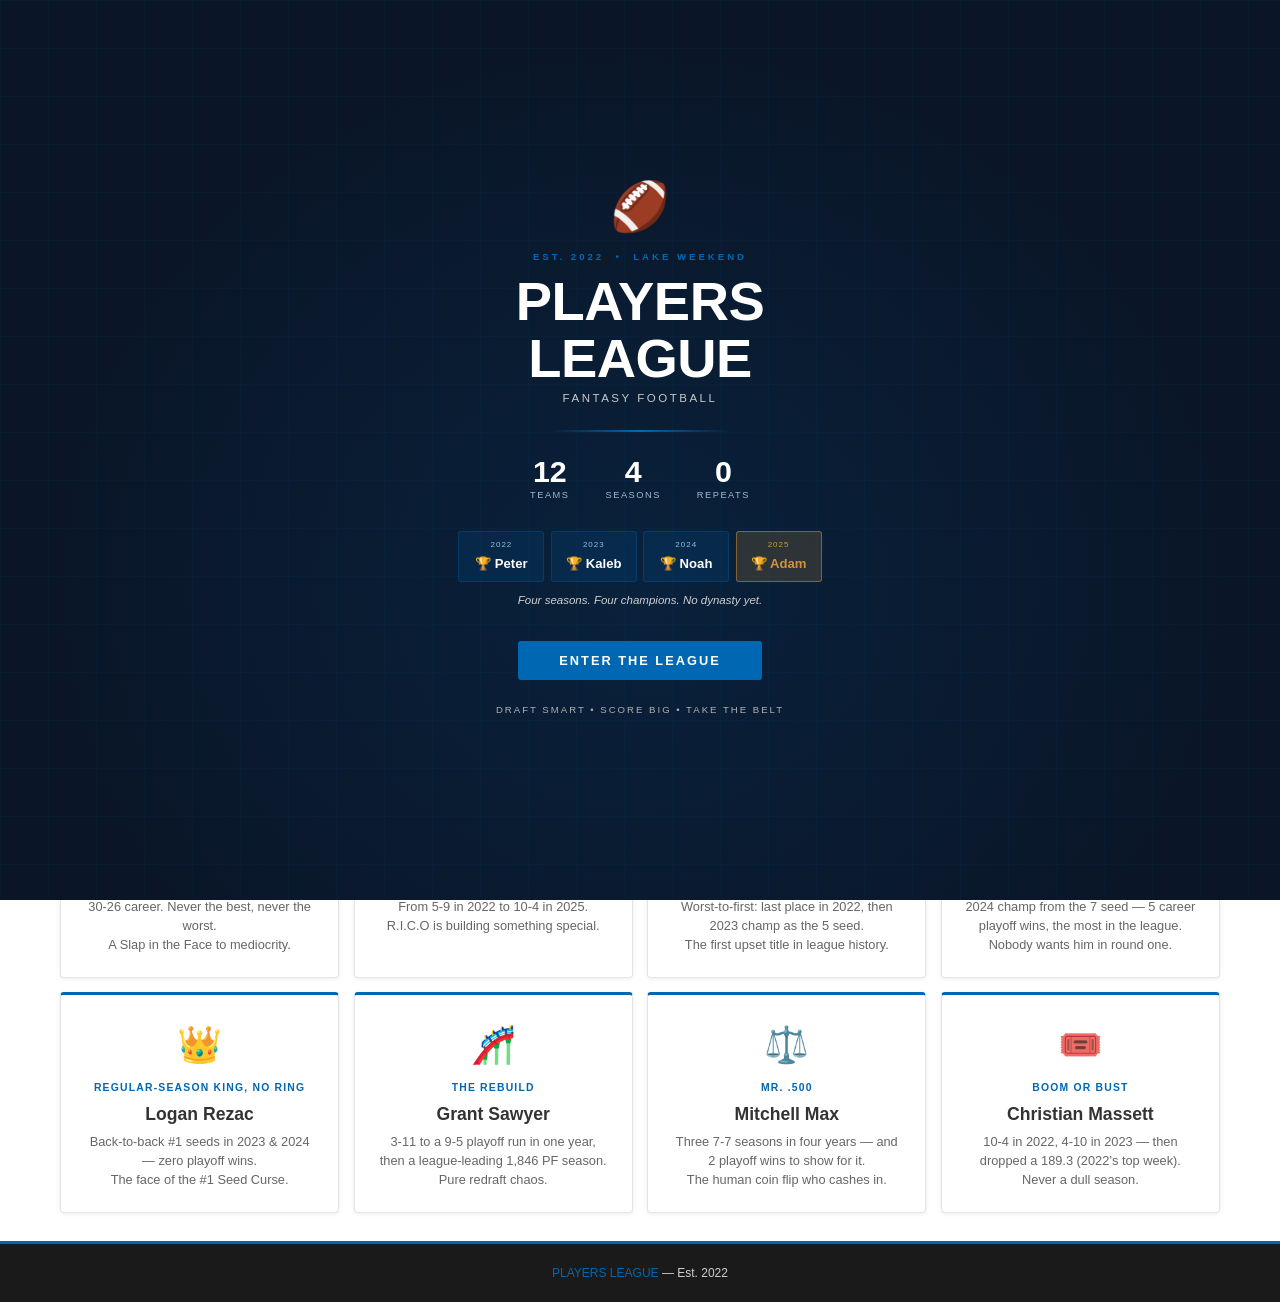
<file: awards.html>
<!DOCTYPE html>
<html lang="en">
<head>
  <meta charset="UTF-8">
  <meta name="viewport" content="width=device-width, initial-scale=1.0">
  <title>Awards — Players League</title>
  <link rel="stylesheet" href="css/style.css">
</head>
<body class="polish">

  <!-- Navigation -->
  <nav class="nav">
    <div class="nav-inner">
      <a href="home.html" class="nav-logo">PLAYERS LEAGUE<span class="sub">Fantasy Football · Est. 2022</span></a>
      <div class="nav-toggle"><span></span><span></span><span></span></div>
      <div class="nav-links">
        <a href="weekend.html">Weekend</a>
        <a href="home.html">Home</a>
        <a href="teams.html">Teams</a>
        <a href="awards.html" class="active">Awards</a>
        <a href="history.html">History</a>
        <a href="analytics.html">Analytics</a>
      </div>
    </div>
  </nav>

  <!-- Ticker Bar -->
  <div class="ticker-wrap">
    <div class="ticker-label">League News</div>
    <div class="ticker-track">
      <div class="ticker-inner">
        <span>🏆 2025 Champion: Adam Stockwell — "Sutton Deez Nutz" 10-4, 1,939.3 PF</span>
        <span>🔥 All-time single-week record: Adam Stockwell 205.6 pts — Week 10, 2023</span>
        <span>👗 Logan Rezac: 2025 last place — dress for golf punishment</span>
        <span>📊 4 seasons, 4 different champions — zero repeat winners</span>
        <span>👑 Career wins leader: Adam Stockwell 34-22 (.607)</span>
        <span>🏈 Players Weekend 2026 — August 20–23</span>
      </div>
    </div>
  </div>

  <!-- Page Header -->
  <section class="page-header">
    <h1>LEAGUE <span class="gold">AWARDS</span></h1>
    <p>Four seasons of glory, pain, and everything in between.</p>
  </section>

  <!-- All-Time Awards -->
  <section class="section">
    <h2 class="section-title">🏆 All-Time Awards</h2>
    <div class="gold-line"></div>
    <div class="card-grid" style="grid-template-columns:repeat(auto-fill,minmax(250px,1fr));">

      <div class="award-card featured">
        <div class="award-icon">🌟</div>
        <div class="award-title">Best Regular Season</div>
        <div class="award-winner">Peter Lundquist</div>
        <div class="award-detail">13-1 in 2022 AND won the championship.<br>The gold standard.</div>
      </div>

      <div class="award-card">
        <div class="award-icon">👑</div>
        <div class="award-title">All-Time Wins Leader</div>
        <div class="award-winner">Adam Stockwell</div>
        <div class="award-detail">34-22 career (.607)<br>Mr. Consistent. Always in the mix.</div>
      </div>

      <div class="award-card">
        <div class="award-icon">🔥</div>
        <div class="award-title">Highest Single Week</div>
        <div class="award-winner">Adam Stockwell</div>
        <div class="award-detail">205.6 points — Week 10, 2023.<br>An absolute explosion.</div>
      </div>

      <div class="award-card">
        <div class="award-icon">👨‍👦</div>
        <div class="award-title">Brother vs. Brother</div>
        <div class="award-winner">John leads Peter 6-3</div>
        <div class="award-detail">The Lundquist rivalry.<br>John has big brother bragging rights... for now.</div>
      </div>

      <div class="award-card">
        <div class="award-icon">💎</div>
        <div class="award-title">Most Career PF</div>
        <div class="award-winner">Peter Lundquist</div>
        <div class="award-detail">7,046.6 career points.<br>The most productive team in league history.</div>
      </div>

      <div class="award-card">
        <div class="award-icon">🎢</div>
        <div class="award-title">Biggest Swing</div>
        <div class="award-winner">Peter Lundquist</div>
        <div class="award-detail">13-1 (2022) → 4-10 (2023).<br>From the penthouse to the basement.</div>
      </div>

      <div class="award-card">
        <div class="award-icon">🥄</div>
        <div class="award-title">Basement Dweller</div>
        <div class="award-winner">Leif Engen</div>
        <div class="award-detail">22-34 career (.393).<br>Joey Lunchbox has been eating losses.</div>
      </div>

      <div class="award-card">
        <div class="award-icon">🤝</div>
        <div class="award-title">Best Rivalry</div>
        <div class="award-winner">CJ Woda vs. Leif Engen</div>
        <div class="award-detail">4-4 all-time. Dead even.<br>Every matchup is personal.</div>
      </div>

      <div class="award-card">
        <div class="award-icon">📈</div>
        <div class="award-title">Iron Man</div>
        <div class="award-winner">Isaac Douglas</div>
        <div class="award-detail">30-26 career. Never the best, never the worst.<br>A Slap in the Face to mediocrity.</div>
      </div>

      <div class="award-card">
        <div class="award-icon">🚀</div>
        <div class="award-title">Rising Star</div>
        <div class="award-winner">John Lundquist</div>
        <div class="award-detail">From 5-9 in 2022 to 10-4 in 2025.<br>R.I.C.O is building something special.</div>
      </div>

      <div class="award-card">
        <div class="award-icon">🪄</div>
        <div class="award-title">Cinderella King</div>
        <div class="award-winner">Kaleb Feahn</div>
        <div class="award-detail">Worst-to-first: last place in 2022, then 2023 champ as the 5 seed.<br>The first upset title in league history.</div>
      </div>

      <div class="award-card">
        <div class="award-icon">🎯</div>
        <div class="award-title">Playoff Assassin</div>
        <div class="award-winner">Noah Thesing</div>
        <div class="award-detail">2024 champ from the 7 seed — 5 career playoff wins, the most in the league.<br>Nobody wants him in round one.</div>
      </div>

      <div class="award-card">
        <div class="award-icon">👑</div>
        <div class="award-title">Regular-Season King, No Ring</div>
        <div class="award-winner">Logan Rezac</div>
        <div class="award-detail">Back-to-back #1 seeds in 2023 & 2024 — zero playoff wins.<br>The face of the #1 Seed Curse.</div>
      </div>

      <div class="award-card">
        <div class="award-icon">🎢</div>
        <div class="award-title">The Rebuild</div>
        <div class="award-winner">Grant Sawyer</div>
        <div class="award-detail">3-11 to a 9-5 playoff run in one year, then a league-leading 1,846 PF season.<br>Pure redraft chaos.</div>
      </div>

      <div class="award-card">
        <div class="award-icon">⚖️</div>
        <div class="award-title">Mr. .500</div>
        <div class="award-winner">Mitchell Max</div>
        <div class="award-detail">Three 7-7 seasons in four years — and 2 playoff wins to show for it.<br>The human coin flip who cashes in.</div>
      </div>

      <div class="award-card">
        <div class="award-icon">🎟️</div>
        <div class="award-title">Boom or Bust</div>
        <div class="award-winner">Christian Massett</div>
        <div class="award-detail">10-4 in 2022, 4-10 in 2023 — then dropped a 189.3 (2022’s top week).<br>Never a dull season.</div>
      </div>

    </div>
  </section>

  <!-- Footer -->
  <footer class="footer">
    <p><span class="gold">PLAYERS LEAGUE</span> &mdash; Est. 2022</p>
  </footer>

  <script src="js/gate.js"></script>
  <script>
    document.querySelector('.nav-toggle')?.addEventListener('click', () => {
      document.querySelector('.nav-links').classList.toggle('open');
    });
  </script>
  <script src="js/polish.js"></script>
</body>
</html>
</file>
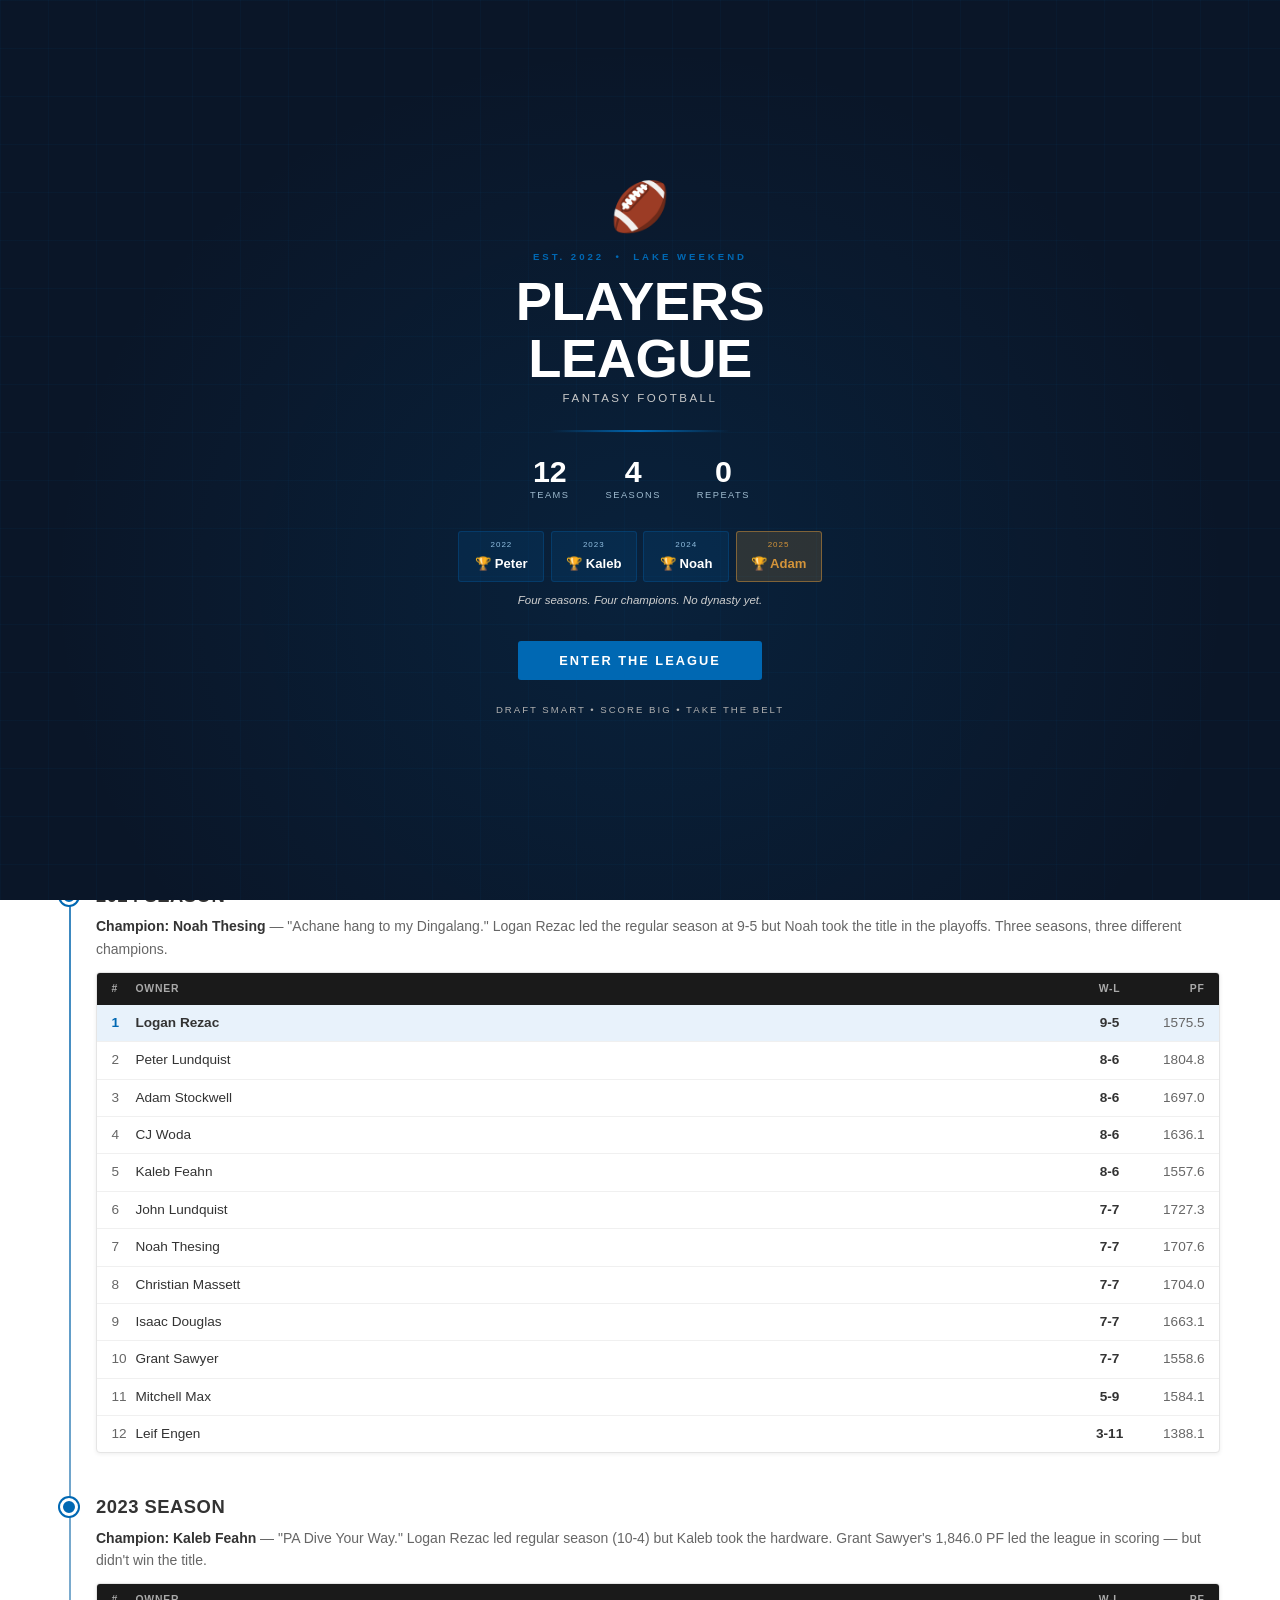
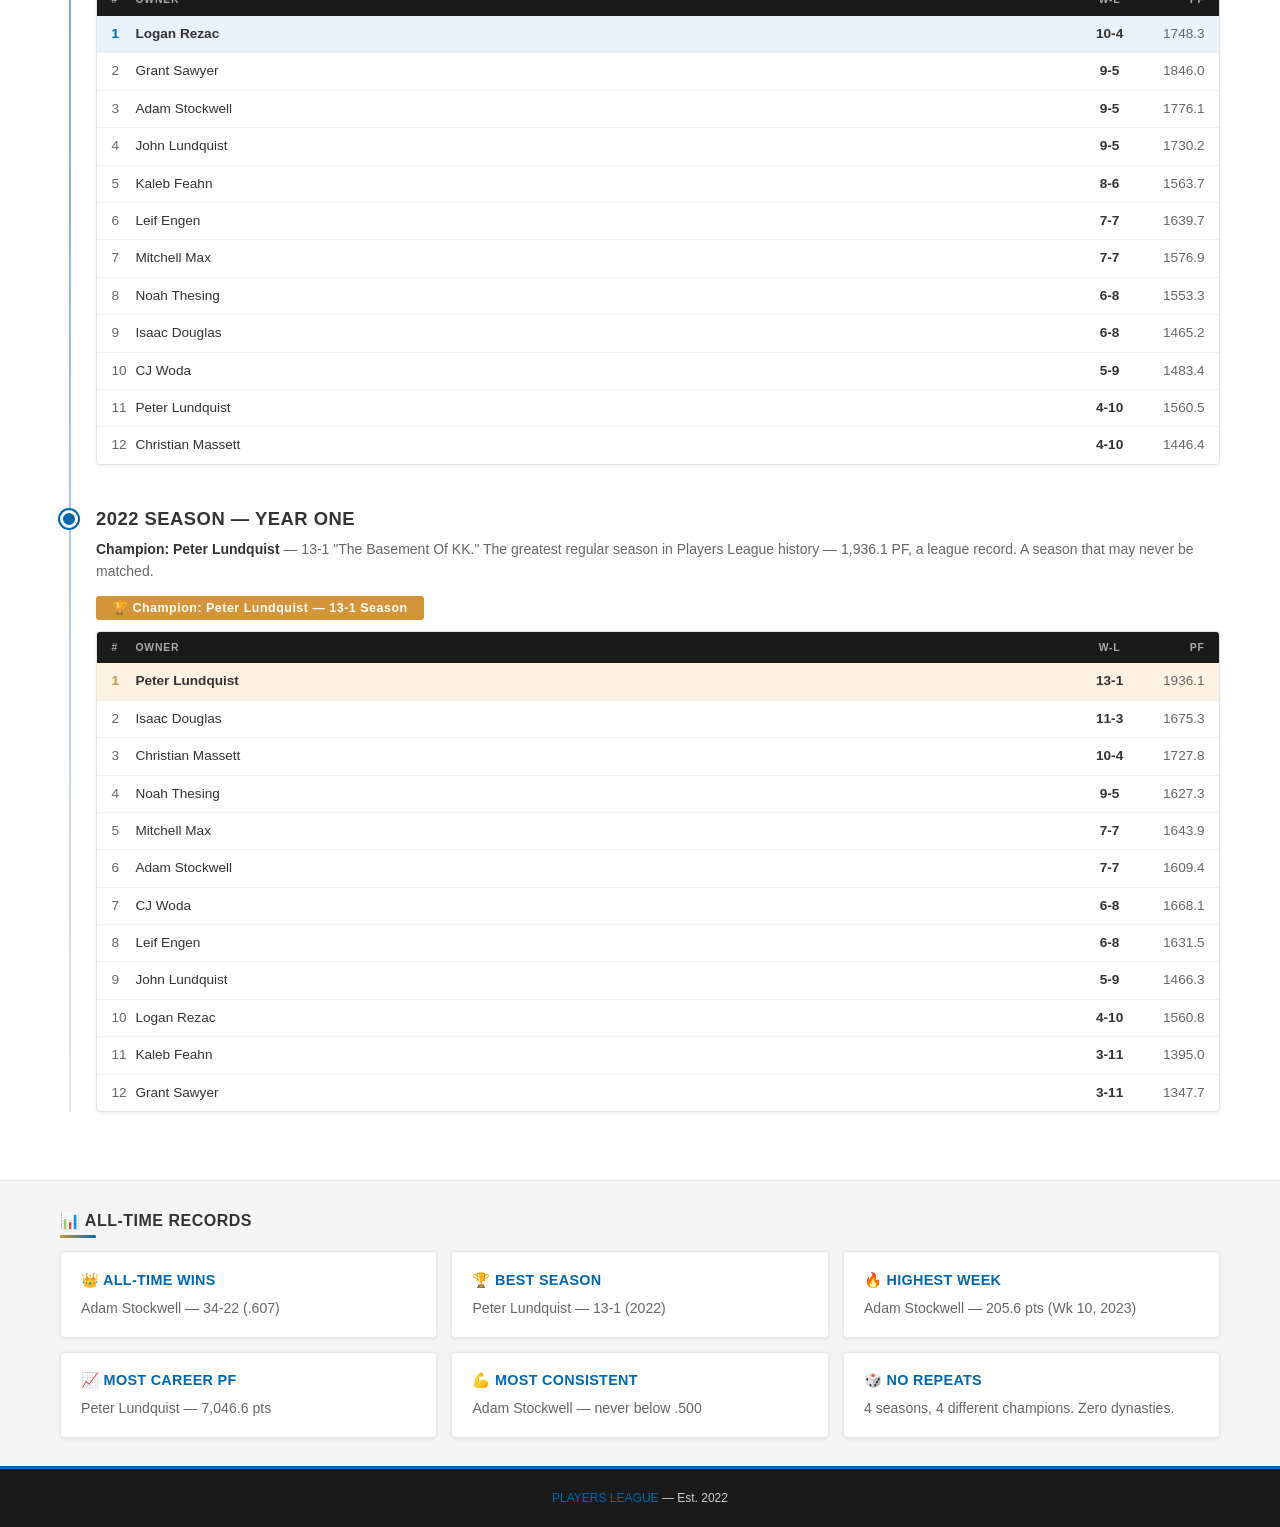
<file: history.html>
<!DOCTYPE html>
<html lang="en">
<head>
  <meta charset="UTF-8">
  <meta name="viewport" content="width=device-width, initial-scale=1.0">
  <title>History — Players League</title>
  <link rel="stylesheet" href="css/style.css">
</head>
<body class="polish">

  <!-- Navigation -->
  <nav class="nav">
    <div class="nav-inner">
      <a href="home.html" class="nav-logo">PLAYERS LEAGUE<span class="sub">Fantasy Football · Est. 2022</span></a>
      <div class="nav-toggle"><span></span><span></span><span></span></div>
      <div class="nav-links">
        <a href="weekend.html">Weekend</a>
        <a href="home.html">Home</a>
        <a href="teams.html">Teams</a>
        <a href="awards.html">Awards</a>
        <a href="history.html" class="active">History</a>
        <a href="analytics.html">Analytics</a>
      </div>
    </div>
  </nav>

  <!-- Ticker Bar -->
  <div class="ticker-wrap">
    <div class="ticker-label">League News</div>
    <div class="ticker-track">
      <div class="ticker-inner">
        <span>🏆 2025 Champion: Adam Stockwell — "Sutton Deez Nutz" 10-4, 1,939.3 PF</span>
        <span>🔥 All-time single-week record: Adam Stockwell 205.6 pts — Week 10, 2023</span>
        <span>👗 Logan Rezac: 2025 last place — dress for golf punishment</span>
        <span>📊 4 seasons, 4 different champions — zero repeat winners</span>
        <span>👑 Career wins leader: Adam Stockwell 34-22 (.607)</span>
        <span>🏈 Players Weekend 2026 — August 20–23</span>
      </div>
    </div>
  </div>

  <!-- Page Header -->
  <section class="page-header">
    <h1>LEAGUE <span class="gold">HISTORY</span></h1>
    <p>Four seasons of Players League football — every standing, every champion.</p>
  </section>

  <!-- Timeline -->
  <section class="section">
    <h2 class="section-title">Season Timeline</h2>
    <div class="gold-line"></div>

    <div class="timeline">

      <!-- 2025 -->
      <div class="timeline-item">
        <div class="timeline-dot"></div>
        <div class="timeline-year">2025 Season</div>
        <div class="timeline-text">
          <strong>Champion: Adam Stockwell</strong> — "Sutton Deez Nutz" (10-4, 1,939.3 PF). Adam's first title in dominant fashion. Led the league in points. Four seasons in, still no repeat champion.
        </div>

        <div style="background:#ffffff;border:1px solid #e5e5e5;border-radius:4px;overflow:hidden;box-shadow:0 1px 4px rgba(0,0,0,0.07);">
          <div style="background:#1a1a1a;padding:0.5rem 0.9rem;display:flex;justify-content:space-between;font-size:0.65rem;font-weight:700;text-transform:uppercase;letter-spacing:0.8px;color:#aaaaaa;">
            <span style="flex:0 0 24px;">#</span><span style="flex:1;">Owner</span><span style="width:50px;text-align:center;">W-L</span><span style="width:70px;text-align:right;">PF</span>
          </div>
          <div style="display:flex;justify-content:space-between;align-items:center;padding:0.5rem 0.9rem;border-bottom:1px solid #f0f0f0;font-size:0.85rem;background:#e8f2fb;">
            <span style="color:#0068b3;font-weight:800;flex:0 0 24px;">1</span>
            <span style="font-weight:700;color:#333333;flex:1;">Adam Stockwell</span>
            <span style="font-weight:700;width:50px;text-align:center;">10-4</span>
            <span style="color:#666666;width:70px;text-align:right;">1939.3</span>
          </div>
          <div style="display:flex;justify-content:space-between;align-items:center;padding:0.5rem 0.9rem;border-bottom:1px solid #f0f0f0;font-size:0.85rem;">
            <span style="color:#666666;flex:0 0 24px;">2</span><span style="color:#333333;flex:1;">John Lundquist</span><span style="font-weight:600;width:50px;text-align:center;">10-4</span><span style="color:#666666;width:70px;text-align:right;">1789.6</span>
          </div>
          <div style="display:flex;justify-content:space-between;align-items:center;padding:0.5rem 0.9rem;border-bottom:1px solid #f0f0f0;font-size:0.85rem;">
            <span style="color:#666666;flex:0 0 24px;">3</span><span style="color:#333333;flex:1;">Kaleb Feahn</span><span style="font-weight:600;width:50px;text-align:center;">8-6</span><span style="color:#666666;width:70px;text-align:right;">1618.7</span>
          </div>
          <div style="display:flex;justify-content:space-between;align-items:center;padding:0.5rem 0.9rem;border-bottom:1px solid #f0f0f0;font-size:0.85rem;">
            <span style="color:#666666;flex:0 0 24px;">4</span><span style="color:#333333;flex:1;">Christian Massett</span><span style="font-weight:600;width:50px;text-align:center;">8-6</span><span style="color:#666666;width:70px;text-align:right;">1575.3</span>
          </div>
          <div style="display:flex;justify-content:space-between;align-items:center;padding:0.5rem 0.9rem;border-bottom:1px solid #f0f0f0;font-size:0.85rem;">
            <span style="color:#666666;flex:0 0 24px;">5</span><span style="color:#333333;flex:1;">Peter Lundquist</span><span style="font-weight:600;width:50px;text-align:center;">7-7</span><span style="color:#666666;width:70px;text-align:right;">1745.2</span>
          </div>
          <div style="display:flex;justify-content:space-between;align-items:center;padding:0.5rem 0.9rem;border-bottom:1px solid #f0f0f0;font-size:0.85rem;">
            <span style="color:#666666;flex:0 0 24px;">6</span><span style="color:#333333;flex:1;">Noah Thesing</span><span style="font-weight:600;width:50px;text-align:center;">7-7</span><span style="color:#666666;width:70px;text-align:right;">1684.7</span>
          </div>
          <div style="display:flex;justify-content:space-between;align-items:center;padding:0.5rem 0.9rem;border-bottom:1px solid #f0f0f0;font-size:0.85rem;">
            <span style="color:#666666;flex:0 0 24px;">7</span><span style="color:#333333;flex:1;">Mitchell Max</span><span style="font-weight:600;width:50px;text-align:center;">7-7</span><span style="color:#666666;width:70px;text-align:right;">1526.7</span>
          </div>
          <div style="display:flex;justify-content:space-between;align-items:center;padding:0.5rem 0.9rem;border-bottom:1px solid #f0f0f0;font-size:0.85rem;">
            <span style="color:#666666;flex:0 0 24px;">8</span><span style="color:#333333;flex:1;">Leif Engen</span><span style="font-weight:600;width:50px;text-align:center;">6-8</span><span style="color:#666666;width:70px;text-align:right;">1638.1</span>
          </div>
          <div style="display:flex;justify-content:space-between;align-items:center;padding:0.5rem 0.9rem;border-bottom:1px solid #f0f0f0;font-size:0.85rem;">
            <span style="color:#666666;flex:0 0 24px;">9</span><span style="color:#333333;flex:1;">Isaac Douglas</span><span style="font-weight:600;width:50px;text-align:center;">6-8</span><span style="color:#666666;width:70px;text-align:right;">1505.0</span>
          </div>
          <div style="display:flex;justify-content:space-between;align-items:center;padding:0.5rem 0.9rem;border-bottom:1px solid #f0f0f0;font-size:0.85rem;">
            <span style="color:#666666;flex:0 0 24px;">10</span><span style="color:#333333;flex:1;">CJ Woda</span><span style="font-weight:600;width:50px;text-align:center;">6-8</span><span style="color:#666666;width:70px;text-align:right;">1338.4</span>
          </div>
          <div style="display:flex;justify-content:space-between;align-items:center;padding:0.5rem 0.9rem;border-bottom:1px solid #f0f0f0;font-size:0.85rem;">
            <span style="color:#666666;flex:0 0 24px;">11</span><span style="color:#333333;flex:1;">Grant Sawyer</span><span style="font-weight:600;width:50px;text-align:center;">5-9</span><span style="color:#666666;width:70px;text-align:right;">1556.8</span>
          </div>
          <div style="display:flex;justify-content:space-between;align-items:center;padding:0.5rem 0.9rem;font-size:0.85rem;background:#fff5f5;">
            <span style="color:#dc3545;flex:0 0 24px;">12</span><span style="color:#dc3545;font-weight:600;flex:1;">Logan Rezac</span><span style="font-weight:600;width:50px;text-align:center;color:#dc3545;">4-10</span><span style="color:#666666;width:70px;text-align:right;">1431.7</span>
          </div>
        </div>
      </div>

      <!-- 2024 -->
      <div class="timeline-item">
        <div class="timeline-dot"></div>
        <div class="timeline-year">2024 Season</div>
        <div class="timeline-text">
          <strong>Champion: Noah Thesing</strong> — "Achane hang to my Dingalang." Logan Rezac led the regular season at 9-5 but Noah took the title in the playoffs. Three seasons, three different champions.
        </div>

        <div style="background:#ffffff;border:1px solid #e5e5e5;border-radius:4px;overflow:hidden;box-shadow:0 1px 4px rgba(0,0,0,0.07);">
          <div style="background:#1a1a1a;padding:0.5rem 0.9rem;display:flex;justify-content:space-between;font-size:0.65rem;font-weight:700;text-transform:uppercase;letter-spacing:0.8px;color:#aaaaaa;">
            <span style="flex:0 0 24px;">#</span><span style="flex:1;">Owner</span><span style="width:50px;text-align:center;">W-L</span><span style="width:70px;text-align:right;">PF</span>
          </div>
          <div style="display:flex;justify-content:space-between;align-items:center;padding:0.5rem 0.9rem;border-bottom:1px solid #f0f0f0;font-size:0.85rem;background:#e8f2fb;">
            <span style="color:#0068b3;font-weight:800;flex:0 0 24px;">1</span><span style="font-weight:700;color:#333333;flex:1;">Logan Rezac</span><span style="font-weight:700;width:50px;text-align:center;">9-5</span><span style="color:#666666;width:70px;text-align:right;">1575.5</span>
          </div>
          <div style="display:flex;justify-content:space-between;align-items:center;padding:0.5rem 0.9rem;border-bottom:1px solid #f0f0f0;font-size:0.85rem;">
            <span style="color:#666666;flex:0 0 24px;">2</span><span style="color:#333333;flex:1;">Peter Lundquist</span><span style="font-weight:600;width:50px;text-align:center;">8-6</span><span style="color:#666666;width:70px;text-align:right;">1804.8</span>
          </div>
          <div style="display:flex;justify-content:space-between;align-items:center;padding:0.5rem 0.9rem;border-bottom:1px solid #f0f0f0;font-size:0.85rem;">
            <span style="color:#666666;flex:0 0 24px;">3</span><span style="color:#333333;flex:1;">Adam Stockwell</span><span style="font-weight:600;width:50px;text-align:center;">8-6</span><span style="color:#666666;width:70px;text-align:right;">1697.0</span>
          </div>
          <div style="display:flex;justify-content:space-between;align-items:center;padding:0.5rem 0.9rem;border-bottom:1px solid #f0f0f0;font-size:0.85rem;">
            <span style="color:#666666;flex:0 0 24px;">4</span><span style="color:#333333;flex:1;">CJ Woda</span><span style="font-weight:600;width:50px;text-align:center;">8-6</span><span style="color:#666666;width:70px;text-align:right;">1636.1</span>
          </div>
          <div style="display:flex;justify-content:space-between;align-items:center;padding:0.5rem 0.9rem;border-bottom:1px solid #f0f0f0;font-size:0.85rem;">
            <span style="color:#666666;flex:0 0 24px;">5</span><span style="color:#333333;flex:1;">Kaleb Feahn</span><span style="font-weight:600;width:50px;text-align:center;">8-6</span><span style="color:#666666;width:70px;text-align:right;">1557.6</span>
          </div>
          <div style="display:flex;justify-content:space-between;align-items:center;padding:0.5rem 0.9rem;border-bottom:1px solid #f0f0f0;font-size:0.85rem;">
            <span style="color:#666666;flex:0 0 24px;">6</span><span style="color:#333333;flex:1;">John Lundquist</span><span style="font-weight:600;width:50px;text-align:center;">7-7</span><span style="color:#666666;width:70px;text-align:right;">1727.3</span>
          </div>
          <div style="display:flex;justify-content:space-between;align-items:center;padding:0.5rem 0.9rem;border-bottom:1px solid #f0f0f0;font-size:0.85rem;">
            <span style="color:#666666;flex:0 0 24px;">7</span><span style="color:#333333;flex:1;">Noah Thesing</span><span style="font-weight:600;width:50px;text-align:center;">7-7</span><span style="color:#666666;width:70px;text-align:right;">1707.6</span>
          </div>
          <div style="display:flex;justify-content:space-between;align-items:center;padding:0.5rem 0.9rem;border-bottom:1px solid #f0f0f0;font-size:0.85rem;">
            <span style="color:#666666;flex:0 0 24px;">8</span><span style="color:#333333;flex:1;">Christian Massett</span><span style="font-weight:600;width:50px;text-align:center;">7-7</span><span style="color:#666666;width:70px;text-align:right;">1704.0</span>
          </div>
          <div style="display:flex;justify-content:space-between;align-items:center;padding:0.5rem 0.9rem;border-bottom:1px solid #f0f0f0;font-size:0.85rem;">
            <span style="color:#666666;flex:0 0 24px;">9</span><span style="color:#333333;flex:1;">Isaac Douglas</span><span style="font-weight:600;width:50px;text-align:center;">7-7</span><span style="color:#666666;width:70px;text-align:right;">1663.1</span>
          </div>
          <div style="display:flex;justify-content:space-between;align-items:center;padding:0.5rem 0.9rem;border-bottom:1px solid #f0f0f0;font-size:0.85rem;">
            <span style="color:#666666;flex:0 0 24px;">10</span><span style="color:#333333;flex:1;">Grant Sawyer</span><span style="font-weight:600;width:50px;text-align:center;">7-7</span><span style="color:#666666;width:70px;text-align:right;">1558.6</span>
          </div>
          <div style="display:flex;justify-content:space-between;align-items:center;padding:0.5rem 0.9rem;border-bottom:1px solid #f0f0f0;font-size:0.85rem;">
            <span style="color:#666666;flex:0 0 24px;">11</span><span style="color:#333333;flex:1;">Mitchell Max</span><span style="font-weight:600;width:50px;text-align:center;">5-9</span><span style="color:#666666;width:70px;text-align:right;">1584.1</span>
          </div>
          <div style="display:flex;justify-content:space-between;align-items:center;padding:0.5rem 0.9rem;font-size:0.85rem;">
            <span style="color:#666666;flex:0 0 24px;">12</span><span style="color:#333333;flex:1;">Leif Engen</span><span style="font-weight:600;width:50px;text-align:center;">3-11</span><span style="color:#666666;width:70px;text-align:right;">1388.1</span>
          </div>
        </div>
      </div>

      <!-- 2023 -->
      <div class="timeline-item">
        <div class="timeline-dot"></div>
        <div class="timeline-year">2023 Season</div>
        <div class="timeline-text">
          <strong>Champion: Kaleb Feahn</strong> — "PA Dive Your Way." Logan Rezac led regular season (10-4) but Kaleb took the hardware. Grant Sawyer's 1,846.0 PF led the league in scoring — but didn't win the title.
        </div>

        <div style="background:#ffffff;border:1px solid #e5e5e5;border-radius:4px;overflow:hidden;box-shadow:0 1px 4px rgba(0,0,0,0.07);">
          <div style="background:#1a1a1a;padding:0.5rem 0.9rem;display:flex;justify-content:space-between;font-size:0.65rem;font-weight:700;text-transform:uppercase;letter-spacing:0.8px;color:#aaaaaa;">
            <span style="flex:0 0 24px;">#</span><span style="flex:1;">Owner</span><span style="width:50px;text-align:center;">W-L</span><span style="width:70px;text-align:right;">PF</span>
          </div>
          <div style="display:flex;justify-content:space-between;align-items:center;padding:0.5rem 0.9rem;border-bottom:1px solid #f0f0f0;font-size:0.85rem;background:#e8f2fb;">
            <span style="color:#0068b3;font-weight:800;flex:0 0 24px;">1</span><span style="font-weight:700;color:#333333;flex:1;">Logan Rezac</span><span style="font-weight:700;width:50px;text-align:center;">10-4</span><span style="color:#666666;width:70px;text-align:right;">1748.3</span>
          </div>
          <div style="display:flex;justify-content:space-between;align-items:center;padding:0.5rem 0.9rem;border-bottom:1px solid #f0f0f0;font-size:0.85rem;">
            <span style="color:#666666;flex:0 0 24px;">2</span><span style="color:#333333;flex:1;">Grant Sawyer</span><span style="font-weight:600;width:50px;text-align:center;">9-5</span><span style="color:#666666;width:70px;text-align:right;">1846.0</span>
          </div>
          <div style="display:flex;justify-content:space-between;align-items:center;padding:0.5rem 0.9rem;border-bottom:1px solid #f0f0f0;font-size:0.85rem;">
            <span style="color:#666666;flex:0 0 24px;">3</span><span style="color:#333333;flex:1;">Adam Stockwell</span><span style="font-weight:600;width:50px;text-align:center;">9-5</span><span style="color:#666666;width:70px;text-align:right;">1776.1</span>
          </div>
          <div style="display:flex;justify-content:space-between;align-items:center;padding:0.5rem 0.9rem;border-bottom:1px solid #f0f0f0;font-size:0.85rem;">
            <span style="color:#666666;flex:0 0 24px;">4</span><span style="color:#333333;flex:1;">John Lundquist</span><span style="font-weight:600;width:50px;text-align:center;">9-5</span><span style="color:#666666;width:70px;text-align:right;">1730.2</span>
          </div>
          <div style="display:flex;justify-content:space-between;align-items:center;padding:0.5rem 0.9rem;border-bottom:1px solid #f0f0f0;font-size:0.85rem;">
            <span style="color:#666666;flex:0 0 24px;">5</span><span style="color:#333333;flex:1;">Kaleb Feahn</span><span style="font-weight:600;width:50px;text-align:center;">8-6</span><span style="color:#666666;width:70px;text-align:right;">1563.7</span>
          </div>
          <div style="display:flex;justify-content:space-between;align-items:center;padding:0.5rem 0.9rem;border-bottom:1px solid #f0f0f0;font-size:0.85rem;">
            <span style="color:#666666;flex:0 0 24px;">6</span><span style="color:#333333;flex:1;">Leif Engen</span><span style="font-weight:600;width:50px;text-align:center;">7-7</span><span style="color:#666666;width:70px;text-align:right;">1639.7</span>
          </div>
          <div style="display:flex;justify-content:space-between;align-items:center;padding:0.5rem 0.9rem;border-bottom:1px solid #f0f0f0;font-size:0.85rem;">
            <span style="color:#666666;flex:0 0 24px;">7</span><span style="color:#333333;flex:1;">Mitchell Max</span><span style="font-weight:600;width:50px;text-align:center;">7-7</span><span style="color:#666666;width:70px;text-align:right;">1576.9</span>
          </div>
          <div style="display:flex;justify-content:space-between;align-items:center;padding:0.5rem 0.9rem;border-bottom:1px solid #f0f0f0;font-size:0.85rem;">
            <span style="color:#666666;flex:0 0 24px;">8</span><span style="color:#333333;flex:1;">Noah Thesing</span><span style="font-weight:600;width:50px;text-align:center;">6-8</span><span style="color:#666666;width:70px;text-align:right;">1553.3</span>
          </div>
          <div style="display:flex;justify-content:space-between;align-items:center;padding:0.5rem 0.9rem;border-bottom:1px solid #f0f0f0;font-size:0.85rem;">
            <span style="color:#666666;flex:0 0 24px;">9</span><span style="color:#333333;flex:1;">Isaac Douglas</span><span style="font-weight:600;width:50px;text-align:center;">6-8</span><span style="color:#666666;width:70px;text-align:right;">1465.2</span>
          </div>
          <div style="display:flex;justify-content:space-between;align-items:center;padding:0.5rem 0.9rem;border-bottom:1px solid #f0f0f0;font-size:0.85rem;">
            <span style="color:#666666;flex:0 0 24px;">10</span><span style="color:#333333;flex:1;">CJ Woda</span><span style="font-weight:600;width:50px;text-align:center;">5-9</span><span style="color:#666666;width:70px;text-align:right;">1483.4</span>
          </div>
          <div style="display:flex;justify-content:space-between;align-items:center;padding:0.5rem 0.9rem;border-bottom:1px solid #f0f0f0;font-size:0.85rem;">
            <span style="color:#666666;flex:0 0 24px;">11</span><span style="color:#333333;flex:1;">Peter Lundquist</span><span style="font-weight:600;width:50px;text-align:center;">4-10</span><span style="color:#666666;width:70px;text-align:right;">1560.5</span>
          </div>
          <div style="display:flex;justify-content:space-between;align-items:center;padding:0.5rem 0.9rem;font-size:0.85rem;">
            <span style="color:#666666;flex:0 0 24px;">12</span><span style="color:#333333;flex:1;">Christian Massett</span><span style="font-weight:600;width:50px;text-align:center;">4-10</span><span style="color:#666666;width:70px;text-align:right;">1446.4</span>
          </div>
        </div>
      </div>

      <!-- 2022 -->
      <div class="timeline-item">
        <div class="timeline-dot"></div>
        <div class="timeline-year">2022 Season — Year One</div>
        <div class="timeline-text">
          <strong>Champion: Peter Lundquist</strong> — 13-1 "The Basement Of KK." The greatest regular season in Players League history — 1,936.1 PF, a league record. A season that may never be matched.
        </div>
        <div style="margin-bottom:0.75rem;">
          <span style="background:#d4943a;color:#ffffff;padding:0.3rem 1rem;border-radius:3px;font-weight:800;font-size:0.78rem;letter-spacing:0.5px;">🏆 Champion: Peter Lundquist — 13-1 Season</span>
        </div>

        <div style="background:#ffffff;border:1px solid #e5e5e5;border-radius:4px;overflow:hidden;box-shadow:0 1px 4px rgba(0,0,0,0.07);">
          <div style="background:#1a1a1a;padding:0.5rem 0.9rem;display:flex;justify-content:space-between;font-size:0.65rem;font-weight:700;text-transform:uppercase;letter-spacing:0.8px;color:#aaaaaa;">
            <span style="flex:0 0 24px;">#</span><span style="flex:1;">Owner</span><span style="width:50px;text-align:center;">W-L</span><span style="width:70px;text-align:right;">PF</span>
          </div>
          <div style="display:flex;justify-content:space-between;align-items:center;padding:0.5rem 0.9rem;border-bottom:1px solid #f0f0f0;font-size:0.85rem;background:#fef3e2;">
            <span style="color:#d4943a;font-weight:800;flex:0 0 24px;">1</span><span style="font-weight:700;color:#333333;flex:1;">Peter Lundquist</span><span style="font-weight:700;width:50px;text-align:center;">13-1</span><span style="color:#666666;width:70px;text-align:right;">1936.1</span>
          </div>
          <div style="display:flex;justify-content:space-between;align-items:center;padding:0.5rem 0.9rem;border-bottom:1px solid #f0f0f0;font-size:0.85rem;">
            <span style="color:#666666;flex:0 0 24px;">2</span><span style="color:#333333;flex:1;">Isaac Douglas</span><span style="font-weight:600;width:50px;text-align:center;">11-3</span><span style="color:#666666;width:70px;text-align:right;">1675.3</span>
          </div>
          <div style="display:flex;justify-content:space-between;align-items:center;padding:0.5rem 0.9rem;border-bottom:1px solid #f0f0f0;font-size:0.85rem;">
            <span style="color:#666666;flex:0 0 24px;">3</span><span style="color:#333333;flex:1;">Christian Massett</span><span style="font-weight:600;width:50px;text-align:center;">10-4</span><span style="color:#666666;width:70px;text-align:right;">1727.8</span>
          </div>
          <div style="display:flex;justify-content:space-between;align-items:center;padding:0.5rem 0.9rem;border-bottom:1px solid #f0f0f0;font-size:0.85rem;">
            <span style="color:#666666;flex:0 0 24px;">4</span><span style="color:#333333;flex:1;">Noah Thesing</span><span style="font-weight:600;width:50px;text-align:center;">9-5</span><span style="color:#666666;width:70px;text-align:right;">1627.3</span>
          </div>
          <div style="display:flex;justify-content:space-between;align-items:center;padding:0.5rem 0.9rem;border-bottom:1px solid #f0f0f0;font-size:0.85rem;">
            <span style="color:#666666;flex:0 0 24px;">5</span><span style="color:#333333;flex:1;">Mitchell Max</span><span style="font-weight:600;width:50px;text-align:center;">7-7</span><span style="color:#666666;width:70px;text-align:right;">1643.9</span>
          </div>
          <div style="display:flex;justify-content:space-between;align-items:center;padding:0.5rem 0.9rem;border-bottom:1px solid #f0f0f0;font-size:0.85rem;">
            <span style="color:#666666;flex:0 0 24px;">6</span><span style="color:#333333;flex:1;">Adam Stockwell</span><span style="font-weight:600;width:50px;text-align:center;">7-7</span><span style="color:#666666;width:70px;text-align:right;">1609.4</span>
          </div>
          <div style="display:flex;justify-content:space-between;align-items:center;padding:0.5rem 0.9rem;border-bottom:1px solid #f0f0f0;font-size:0.85rem;">
            <span style="color:#666666;flex:0 0 24px;">7</span><span style="color:#333333;flex:1;">CJ Woda</span><span style="font-weight:600;width:50px;text-align:center;">6-8</span><span style="color:#666666;width:70px;text-align:right;">1668.1</span>
          </div>
          <div style="display:flex;justify-content:space-between;align-items:center;padding:0.5rem 0.9rem;border-bottom:1px solid #f0f0f0;font-size:0.85rem;">
            <span style="color:#666666;flex:0 0 24px;">8</span><span style="color:#333333;flex:1;">Leif Engen</span><span style="font-weight:600;width:50px;text-align:center;">6-8</span><span style="color:#666666;width:70px;text-align:right;">1631.5</span>
          </div>
          <div style="display:flex;justify-content:space-between;align-items:center;padding:0.5rem 0.9rem;border-bottom:1px solid #f0f0f0;font-size:0.85rem;">
            <span style="color:#666666;flex:0 0 24px;">9</span><span style="color:#333333;flex:1;">John Lundquist</span><span style="font-weight:600;width:50px;text-align:center;">5-9</span><span style="color:#666666;width:70px;text-align:right;">1466.3</span>
          </div>
          <div style="display:flex;justify-content:space-between;align-items:center;padding:0.5rem 0.9rem;border-bottom:1px solid #f0f0f0;font-size:0.85rem;">
            <span style="color:#666666;flex:0 0 24px;">10</span><span style="color:#333333;flex:1;">Logan Rezac</span><span style="font-weight:600;width:50px;text-align:center;">4-10</span><span style="color:#666666;width:70px;text-align:right;">1560.8</span>
          </div>
          <div style="display:flex;justify-content:space-between;align-items:center;padding:0.5rem 0.9rem;border-bottom:1px solid #f0f0f0;font-size:0.85rem;">
            <span style="color:#666666;flex:0 0 24px;">11</span><span style="color:#333333;flex:1;">Kaleb Feahn</span><span style="font-weight:600;width:50px;text-align:center;">3-11</span><span style="color:#666666;width:70px;text-align:right;">1395.0</span>
          </div>
          <div style="display:flex;justify-content:space-between;align-items:center;padding:0.5rem 0.9rem;font-size:0.85rem;">
            <span style="color:#666666;flex:0 0 24px;">12</span><span style="color:#333333;flex:1;">Grant Sawyer</span><span style="font-weight:600;width:50px;text-align:center;">3-11</span><span style="color:#666666;width:70px;text-align:right;">1347.7</span>
          </div>
        </div>
      </div>

    </div><!-- /timeline -->
  </section>

  <!-- All-Time Records -->
  <div style="background:#f5f5f5;border-top:1px solid #e5e5e5;">
    <section class="section">
      <h2 class="section-title">📊 All-Time Records</h2>
      <div class="gold-line"></div>
      <div class="card-grid">
        <div class="card">
          <h3 style="color:#0068b3;margin-bottom:0.4rem;">👑 All-Time Wins</h3>
          <p style="color:#666666;font-size:0.88rem;">Adam Stockwell — 34-22 (.607)</p>
        </div>
        <div class="card">
          <h3 style="color:#0068b3;margin-bottom:0.4rem;">🏆 Best Season</h3>
          <p style="color:#666666;font-size:0.88rem;">Peter Lundquist — 13-1 (2022)</p>
        </div>
        <div class="card">
          <h3 style="color:#0068b3;margin-bottom:0.4rem;">🔥 Highest Week</h3>
          <p style="color:#666666;font-size:0.88rem;">Adam Stockwell — 205.6 pts (Wk 10, 2023)</p>
        </div>
        <div class="card">
          <h3 style="color:#0068b3;margin-bottom:0.4rem;">📈 Most Career PF</h3>
          <p style="color:#666666;font-size:0.88rem;">Peter Lundquist — 7,046.6 pts</p>
        </div>
        <div class="card">
          <h3 style="color:#0068b3;margin-bottom:0.4rem;">💪 Most Consistent</h3>
          <p style="color:#666666;font-size:0.88rem;">Adam Stockwell — never below .500</p>
        </div>
        <div class="card">
          <h3 style="color:#0068b3;margin-bottom:0.4rem;">🎲 No Repeats</h3>
          <p style="color:#666666;font-size:0.88rem;">4 seasons, 4 different champions. Zero dynasties.</p>
        </div>
      </div>
    </section>
  </div>

  <!-- Footer -->
  <footer class="footer">
    <p><span class="gold">PLAYERS LEAGUE</span> &mdash; Est. 2022</p>
  </footer>

  <script src="js/gate.js"></script>
  <script>
    document.querySelector('.nav-toggle')?.addEventListener('click', () => {
      document.querySelector('.nav-links').classList.toggle('open');
    });
  </script>
  <script src="js/polish.js"></script>
</body>
</html>
</file>
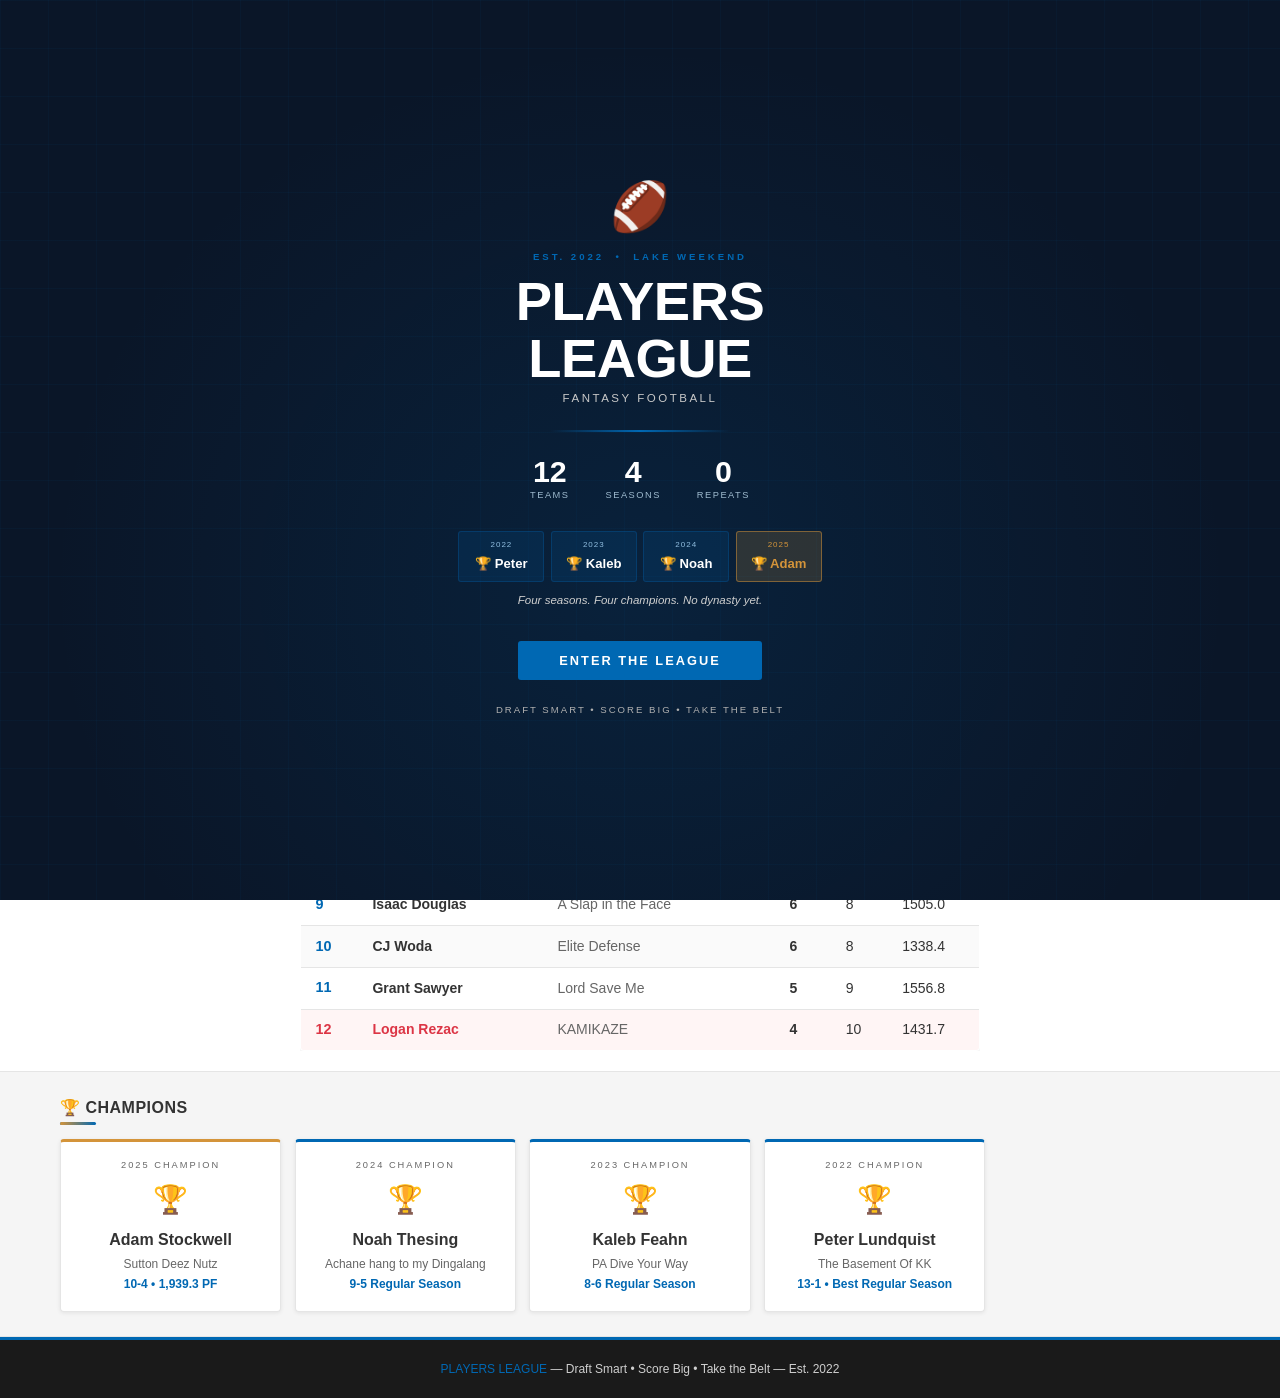
<file: home.html>
<!DOCTYPE html>
<html lang="en">
<head>
  <meta charset="UTF-8">
  <meta name="viewport" content="width=device-width, initial-scale=1.0">
  <title>Players League — Fantasy Football</title>
  <link rel="stylesheet" href="css/style.css">
</head>
<body class="polish">

  <!-- Navigation -->
  <nav class="nav">
    <div class="nav-inner">
      <a href="home.html" class="nav-logo">PLAYERS LEAGUE<span class="sub">Fantasy Football · Est. 2022</span></a>
      <div class="nav-toggle"><span></span><span></span><span></span></div>
      <div class="nav-links">
        <a href="weekend.html">Weekend</a>
        <a href="home.html" class="active">Home</a>
        <a href="teams.html">Teams</a>
        <a href="awards.html">Awards</a>
        <a href="history.html">History</a>
        <a href="analytics.html">Analytics</a>
      </div>
    </div>
  </nav>

  <!-- Ticker Bar -->
  <div class="ticker-wrap">
    <div class="ticker-label">Breaking</div>
    <div class="ticker-track">
      <div class="ticker-inner">
        <span>🏆 2025 Champion: Adam Stockwell — "Sutton Deez Nutz" 10-4, 1,939.3 PF</span>
        <span>🔥 All-time single-week record: Adam Stockwell 205.6 pts — Week 10, 2023</span>
        <span>👗 Logan Rezac wears the dress — last place 2025 punishment awaits</span>
        <span>📊 4 seasons, 4 different champions — zero repeat winners in league history</span>
        <span>👑 Career wins leader: Adam Stockwell 34-22 (.607)</span>
        <span>🌟 Best regular season: Peter Lundquist 13-1 in 2022 — the gold standard</span>
        <span>🏈 Players Weekend 2026 — August 20–23, mark your calendars</span>
        <span>💪 John Lundquist leads all-time H2H vs. Peter 6-3 — big brother bragging rights</span>
      </div>
    </div>
  </div>

  <!-- Hero -->
  <section class="hero">
    <div style="font-size:0.68rem;color:#d4943a;letter-spacing:3px;text-transform:uppercase;margin-bottom:0.5rem;">🏈 Fantasy Football · Est. 2022</div>
    <h1><span class="gold">PLAYERS</span> LEAGUE</h1>
    <p class="hero-subtitle" style="margin-top:0.3rem;">12 teams &bull; 4 seasons &bull; One legacy</p>
  </section>

  <!-- Champion + Last Place row -->
  <div style="background:#f5f5f5;border-bottom:1px solid #e5e5e5;">
    <div class="section" style="padding-top:1.25rem;padding-bottom:1.25rem;">
      <div class="hero-cards">

        <!-- Champion Card -->
        <div class="lift hero-card" style="background:#ffffff;border:1px solid #e5e5e5;border-left:5px solid #0068b3;border-radius:6px;padding:1.4rem 1.5rem;box-shadow:0 2px 10px rgba(0,0,0,0.10);display:flex;align-items:center;gap:1.1rem;">
          <div class="hero-card-emoji" style="font-size:3.4rem;line-height:1;flex-shrink:0;">🏆</div>
          <div>
            <div style="font-size:0.62rem;color:#0068b3;letter-spacing:2px;text-transform:uppercase;font-weight:800;margin-bottom:0.5rem;">Reigning Champion</div>
            <div style="font-size:1.35rem;font-weight:900;color:#333333;margin-bottom:0.15rem;">Adam Stockwell</div>
            <div style="color:#d4943a;font-size:0.85rem;font-style:italic;font-weight:600;margin-bottom:0.2rem;">"Sutton Deez Nutz"</div>
            <div style="color:#666666;font-size:0.8rem;">10-4 &bull; 1,939.3 PF &bull; 2025 Season Champion</div>
          </div>
        </div>

        <!-- Last Place Card -->
        <div class="lift hero-card" style="background:#ffffff;border:1px solid #e5e5e5;border-left:5px solid #dc3545;border-radius:6px;padding:1.4rem 1.5rem;box-shadow:0 2px 10px rgba(0,0,0,0.10);display:flex;align-items:center;gap:1.1rem;">
          <div class="hero-card-emoji" style="font-size:3.4rem;line-height:1;flex-shrink:0;">👗</div>
          <div>
            <div style="font-size:0.62rem;color:#dc3545;letter-spacing:2px;text-transform:uppercase;font-weight:800;margin-bottom:0.5rem;">Last Place Punishment</div>
            <div style="font-size:1.35rem;font-weight:900;color:#333333;margin-bottom:0.15rem;">Logan Rezac</div>
            <div style="color:#dc3545;font-size:0.85rem;font-style:italic;font-weight:600;margin-bottom:0.2rem;">"KAMIKAZE"</div>
            <div style="color:#666666;font-size:0.8rem;">4-10 &bull; 1,431.7 PF &bull; Wears a dress for golf 🏌️‍♂️</div>
          </div>
        </div>

      </div>
    </div>
  </div>

  <!-- 2025 Standings -->
  <section class="section" style="padding-top:1.25rem;padding-bottom:1.25rem;">
    <h2 class="section-title" style="font-size:1.05rem;">2025 Standings</h2>
    <div class="gold-line"></div>
    <div class="table-scroll" style="overflow-x:auto;max-width:680px;margin:0 auto;">
      <table class="data-table standings-compact" style="font-size:0.78rem;">
        <thead>
          <tr>
            <th>#</th>
            <th>Owner</th>
            <th>Team Name</th>
            <th>W</th>
            <th>L</th>
            <th>PF</th>
          </tr>
        </thead>
        <tbody>
          <tr style="background:#e8f2fb;">
            <td><span class="rank-num">1</span></td>
            <td style="font-weight:700;color:#333333;">Adam Stockwell</td>
            <td style="color:#666666;">Sutton Deez Nutz</td>
            <td style="font-weight:700;">10</td><td>4</td><td style="font-weight:700;">1939.3</td>
          </tr>
          <tr><td><span class="rank-num">2</span></td><td style="font-weight:600;">John Lundquist</td><td style="color:#666666;">R.I.C.O</td><td style="font-weight:600;">10</td><td>4</td><td>1789.6</td></tr>
          <tr><td><span class="rank-num">3</span></td><td style="font-weight:600;">Kaleb Feahn</td><td style="color:#666666;">PA Dive Your Way</td><td style="font-weight:600;">8</td><td>6</td><td>1618.7</td></tr>
          <tr><td><span class="rank-num">4</span></td><td style="font-weight:600;">Christian Massett</td><td style="color:#666666;">The Aura Farm</td><td style="font-weight:600;">8</td><td>6</td><td>1575.3</td></tr>
          <tr><td><span class="rank-num">5</span></td><td style="font-weight:600;">Peter Lundquist</td><td style="color:#666666;">The Basement Of KK</td><td style="font-weight:600;">7</td><td>7</td><td>1745.2</td></tr>
          <tr><td><span class="rank-num">6</span></td><td style="font-weight:600;">Noah Thesing</td><td style="color:#666666;">Wan'Dales of London 🐺</td><td style="font-weight:600;">7</td><td>7</td><td>1684.7</td></tr>
          <tr><td><span class="rank-num">7</span></td><td style="font-weight:600;">Mitchell Max</td><td style="color:#666666;">Ashton Powers</td><td style="font-weight:600;">7</td><td>7</td><td>1526.7</td></tr>
          <tr><td><span class="rank-num">8</span></td><td style="font-weight:600;">Leif Engen</td><td style="color:#666666;">Joey Lunchbox</td><td style="font-weight:600;">6</td><td>8</td><td>1638.1</td></tr>
          <tr><td><span class="rank-num">9</span></td><td style="font-weight:600;">Isaac Douglas</td><td style="color:#666666;">A Slap in the Face</td><td style="font-weight:600;">6</td><td>8</td><td>1505.0</td></tr>
          <tr><td><span class="rank-num">10</span></td><td style="font-weight:600;">CJ Woda</td><td style="color:#666666;">Elite Defense</td><td style="font-weight:600;">6</td><td>8</td><td>1338.4</td></tr>
          <tr><td><span class="rank-num">11</span></td><td style="font-weight:600;">Grant Sawyer</td><td style="color:#666666;">Lord Save Me</td><td style="font-weight:600;">5</td><td>9</td><td>1556.8</td></tr>
          <tr style="background:#fff5f5;">
            <td><span class="rank-num" style="color:#dc3545;">12</span></td>
            <td style="font-weight:600;color:#dc3545;">Logan Rezac</td>
            <td style="color:#666666;">KAMIKAZE</td>
            <td style="font-weight:600;">4</td><td>10</td><td>1431.7</td>
          </tr>
        </tbody>
      </table>
    </div>
  </section>

  <!-- Champions Roll -->
  <div style="background:#f5f5f5;border-top:1px solid #e5e5e5;border-bottom:1px solid #e5e5e5;">
    <section class="section" style="padding-top:1.5rem;padding-bottom:1.5rem;">
      <h2 class="section-title">🏆 Champions</h2>
      <div class="gold-line"></div>
      <div style="display:grid;grid-template-columns:repeat(auto-fill,minmax(210px,1fr));gap:0.85rem;">

        <div class="lift" style="background:#ffffff;border:1px solid #e5e5e5;border-top:3px solid #d4943a;border-radius:4px;padding:1.1rem;text-align:center;box-shadow:0 1px 4px rgba(0,0,0,0.08);">
          <div style="font-size:0.58rem;color:#666666;letter-spacing:2px;text-transform:uppercase;margin-bottom:0.4rem;">2025 Champion</div>
          <div style="font-size:1.75rem;margin-bottom:0.4rem;">🏆</div>
          <div style="font-size:1rem;font-weight:900;color:#333333;">Adam Stockwell</div>
          <div style="color:#666666;font-size:0.75rem;margin-top:0.2rem;">Sutton Deez Nutz</div>
          <div style="color:#0068b3;font-size:0.75rem;font-weight:700;margin-top:0.15rem;">10-4 &bull; 1,939.3 PF</div>
        </div>

        <div class="lift" style="background:#ffffff;border:1px solid #e5e5e5;border-top:3px solid #0068b3;border-radius:4px;padding:1.1rem;text-align:center;box-shadow:0 1px 4px rgba(0,0,0,0.08);">
          <div style="font-size:0.58rem;color:#666666;letter-spacing:2px;text-transform:uppercase;margin-bottom:0.4rem;">2024 Champion</div>
          <div style="font-size:1.75rem;margin-bottom:0.4rem;">🏆</div>
          <div style="font-size:1rem;font-weight:900;color:#333333;">Noah Thesing</div>
          <div style="color:#666666;font-size:0.75rem;margin-top:0.2rem;">Achane hang to my Dingalang</div>
          <div style="color:#0068b3;font-size:0.75rem;font-weight:700;margin-top:0.15rem;">9-5 Regular Season</div>
        </div>

        <div class="lift" style="background:#ffffff;border:1px solid #e5e5e5;border-top:3px solid #0068b3;border-radius:4px;padding:1.1rem;text-align:center;box-shadow:0 1px 4px rgba(0,0,0,0.08);">
          <div style="font-size:0.58rem;color:#666666;letter-spacing:2px;text-transform:uppercase;margin-bottom:0.4rem;">2023 Champion</div>
          <div style="font-size:1.75rem;margin-bottom:0.4rem;">🏆</div>
          <div style="font-size:1rem;font-weight:900;color:#333333;">Kaleb Feahn</div>
          <div style="color:#666666;font-size:0.75rem;margin-top:0.2rem;">PA Dive Your Way</div>
          <div style="color:#0068b3;font-size:0.75rem;font-weight:700;margin-top:0.15rem;">8-6 Regular Season</div>
        </div>

        <div class="lift" style="background:#ffffff;border:1px solid #e5e5e5;border-top:3px solid #0068b3;border-radius:4px;padding:1.1rem;text-align:center;box-shadow:0 1px 4px rgba(0,0,0,0.08);">
          <div style="font-size:0.58rem;color:#666666;letter-spacing:2px;text-transform:uppercase;margin-bottom:0.4rem;">2022 Champion</div>
          <div style="font-size:1.75rem;margin-bottom:0.4rem;">🏆</div>
          <div style="font-size:1rem;font-weight:900;color:#333333;">Peter Lundquist</div>
          <div style="color:#666666;font-size:0.75rem;margin-top:0.2rem;">The Basement Of KK</div>
          <div style="color:#0068b3;font-size:0.75rem;font-weight:700;margin-top:0.15rem;">13-1 &bull; Best Regular Season</div>
        </div>

      </div>
    </section>
  </div>

  <!-- Footer -->
  <footer class="footer">
    <p><span class="gold">PLAYERS LEAGUE</span> &mdash; Draft Smart &bull; Score Big &bull; Take the Belt &mdash; Est. 2022</p>
  </footer>

  <script src="js/gate.js"></script>
  <script>
    document.querySelector('.nav-toggle')?.addEventListener('click', () => {
      document.querySelector('.nav-links').classList.toggle('open');
    });
  </script>
  <script src="js/polish.js"></script>
</body>
</html>
</file>
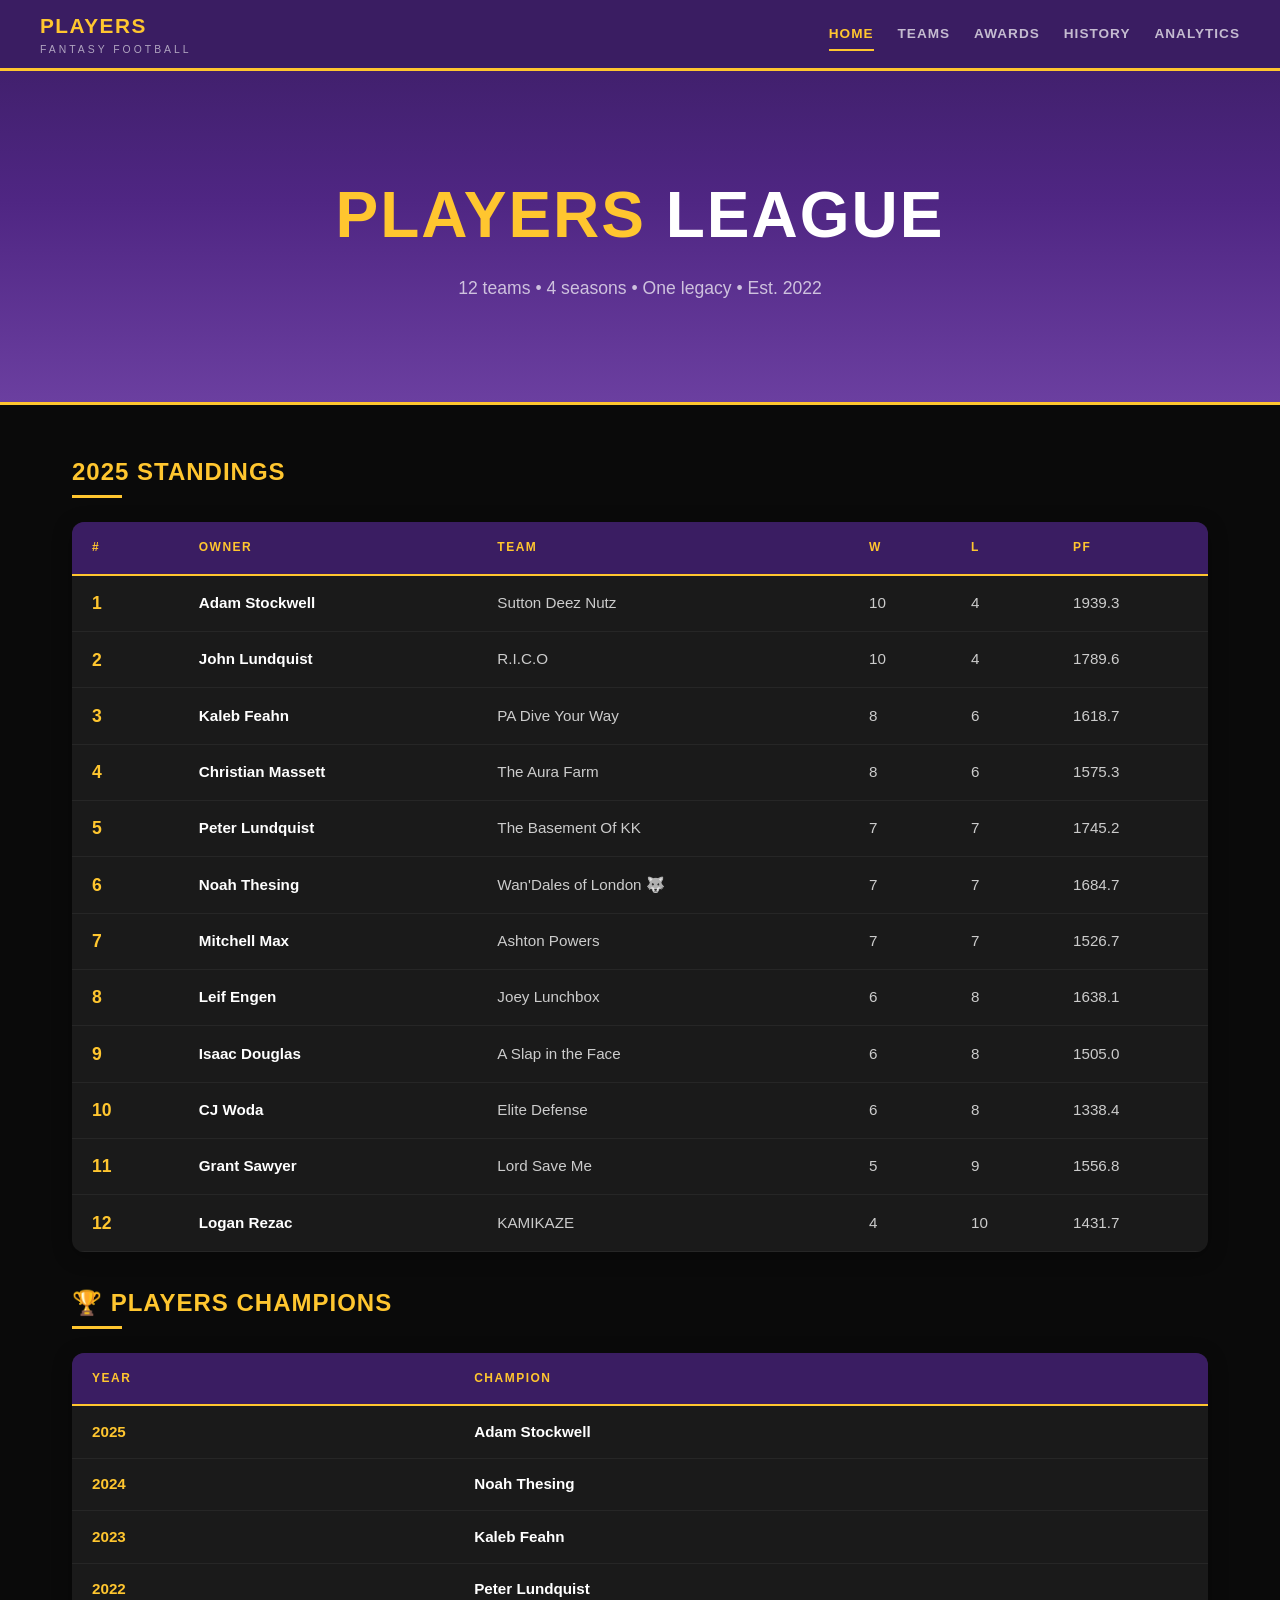
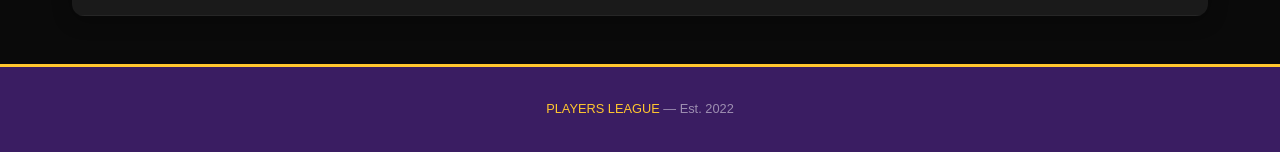
<file: players-league-portable.html>
<!DOCTYPE html><html lang="en"><head><meta charset="UTF-8"><meta name="viewport" content="width=device-width,initial-scale=1.0">
<title>Players League</title>
<style>
:root {
  --purple: #4F2683; --purple-dark: #3a1d62; --purple-light: #6b3fa0;
  --gold: #FFC62F; --gold-light: #FFD666; --gold-dark: #e0a800;
  --black: #0a0a0a; --dark: #1a1a1a; --dark-mid: #252525;
  --white: #ffffff; --gray: #999; --text: #ccc;
  --shadow: 0 4px 20px rgba(0,0,0,0.3); --radius: 12px; --transition: all 0.3s ease;
}
*,*::before,*::after{box-sizing:border-box;margin:0;padding:0}
html{scroll-behavior:smooth}
body{font-family:'Segoe UI','Helvetica Neue',-apple-system,BlinkMacSystemFont,sans-serif;background:var(--black);color:var(--white);line-height:1.6;-webkit-font-smoothing:antialiased}
a{text-decoration:none;color:inherit}ul{list-style:none}img{max-width:100%;display:block}
.nav{position:fixed;top:0;left:0;right:0;z-index:1000;background:var(--purple-dark);border-bottom:3px solid var(--gold);padding:0 2rem}
.nav-inner{max-width:1200px;margin:0 auto;display:flex;align-items:center;justify-content:space-between;height:68px}
.nav-logo{font-size:1.3rem;font-weight:700;color:var(--gold);letter-spacing:1.5px;text-transform:uppercase;cursor:pointer}
.nav-logo .sub{font-size:0.65rem;display:block;color:rgba(255,255,255,0.6);letter-spacing:3px;font-weight:400}
.nav-links{display:flex;gap:1.5rem;align-items:center}
.nav-links a{color:rgba(255,255,255,0.7);font-size:0.85rem;font-weight:600;letter-spacing:1px;text-transform:uppercase;transition:var(--transition);padding:0.25rem 0;position:relative;cursor:pointer}
.nav-links a::after{content:'';position:absolute;bottom:-2px;left:0;width:0;height:2px;background:var(--gold);transition:var(--transition)}
.nav-links a:hover,.nav-links a.active{color:var(--gold)}
.nav-links a:hover::after,.nav-links a.active::after{width:100%}
.nav-toggle{display:none;flex-direction:column;gap:5px;cursor:pointer}
.nav-toggle span{width:26px;height:2px;background:var(--white);transition:var(--transition)}
.hero{min-height:45vh;display:flex;flex-direction:column;align-items:center;justify-content:center;text-align:center;background:linear-gradient(180deg,var(--purple-dark) 0%,var(--purple) 50%,var(--purple-light) 100%);padding:8rem 2rem 4rem;border-bottom:3px solid var(--gold)}
.hero h1{font-size:clamp(2.5rem,5vw,4rem);font-weight:700;letter-spacing:2px;margin-bottom:0.5rem}
.hero h1 .gold{color:var(--gold)}
.hero-sub{color:rgba(255,255,255,0.7);font-size:1.1rem;font-weight:300}
.page-header{background:linear-gradient(180deg,var(--purple-dark),var(--purple));padding:8rem 2rem 3rem;text-align:center;border-bottom:3px solid var(--gold)}
.page-header h1{font-size:clamp(2rem,4vw,3rem);font-weight:700;letter-spacing:2px;margin-bottom:0.5rem}
.page-header h1 .gold{color:var(--gold)}
.page-header p{color:rgba(255,255,255,0.6);font-size:1rem}
.section{max-width:1200px;margin:0 auto;padding:3rem 2rem}
.section-title{font-size:1.5rem;font-weight:700;letter-spacing:1px;color:var(--gold);margin-bottom:0.25rem;text-transform:uppercase}
.section-sub{color:var(--gray);font-size:0.9rem;margin-bottom:1.5rem}
.gold-line{width:50px;height:3px;background:var(--gold);margin-bottom:1.5rem}
.data-table{width:100%;border-collapse:collapse;background:var(--dark);border-radius:var(--radius);overflow:hidden;box-shadow:var(--shadow)}
.data-table thead{background:var(--purple-dark)}
.data-table th{padding:1rem 1.25rem;text-align:left;font-size:0.75rem;text-transform:uppercase;letter-spacing:1.5px;color:var(--gold);font-weight:600;border-bottom:2px solid var(--gold)}
.data-table td{padding:0.85rem 1.25rem;font-size:0.95rem;border-bottom:1px solid rgba(255,255,255,0.05);color:var(--text)}
.data-table tbody tr{transition:var(--transition)}
.data-table tbody tr:hover{background:rgba(79,38,131,0.1)}
.rank-num{color:var(--gold);font-weight:700;font-size:1.1rem}
.card-grid{display:grid;grid-template-columns:repeat(auto-fill,minmax(300px,1fr));gap:1.25rem}
.card{background:var(--dark);border:1px solid rgba(255,198,47,0.12);border-radius:var(--radius);padding:1.5rem;transition:var(--transition)}
.card:hover{transform:translateY(-3px);border-color:var(--gold);box-shadow:var(--shadow)}
.info-block{background:var(--dark);border-radius:var(--radius);padding:1.5rem;border-left:4px solid var(--gold);margin-bottom:1rem}
.info-block h3{color:var(--gold);font-size:1rem;margin-bottom:0.4rem}
.info-block p{color:var(--text);font-size:0.9rem;line-height:1.7}
.footer{background:var(--purple-dark);text-align:center;padding:2rem;border-top:3px solid var(--gold);color:rgba(255,255,255,0.5);font-size:0.8rem}
.footer .gold{color:var(--gold)}
.award-card{background:var(--dark);border:1px solid rgba(255,198,47,0.15);border-radius:12px;padding:2rem;text-align:center;transition:var(--transition)}
.award-card:hover{border-color:var(--gold);transform:translateY(-3px)}
.award-icon{font-size:3rem;margin-bottom:0.75rem}
.award-title{color:var(--gold);font-size:1rem;font-weight:700;letter-spacing:1px;text-transform:uppercase;margin-bottom:0.5rem}
.award-winner{color:var(--white);font-size:1.4rem;font-weight:700;margin-bottom:0.25rem}
.award-detail{color:var(--gray);font-size:0.85rem;line-height:1.6}
.page{display:none}.page.active{display:block}
@media(max-width:768px){
  .nav-links{display:none;position:absolute;top:68px;left:0;right:0;background:var(--purple-dark);flex-direction:column;padding:1.5rem 2rem;gap:1rem;border-bottom:3px solid var(--gold)}
  .nav-links.open{display:flex}.nav-toggle{display:flex}
  .card-grid{grid-template-columns:1fr}
  .data-table th,.data-table td{padding:0.6rem 0.75rem;font-size:0.8rem}
}
</style></head><body>

<nav class="nav"><div class="nav-inner">
<a class="nav-logo" onclick="showPage('home')">PLAYERS<span class="sub">Fantasy Football</span></a>
<div class="nav-toggle" onclick="document.querySelector('.nav-links').classList.toggle('open')"><span></span><span></span><span></span></div>
<div class="nav-links">
<a onclick="showPage('home')" id="nav-home" class="active">Home</a>
<a onclick="showPage('teams')" id="nav-teams">Teams</a>
<a onclick="showPage('awards')" id="nav-awards">Awards</a>
<a onclick="showPage('history')" id="nav-history">History</a>
<a onclick="showPage('analytics')" id="nav-analytics">Analytics</a>
</div></div></nav>

<!-- ========== HOME ========== -->
<div id="page-home" class="page active">
<section class="hero"><h1><span class="gold">PLAYERS</span> LEAGUE</h1><p class="hero-sub">12 teams &bull; 4 seasons &bull; One legacy &bull; Est. 2022</p></section>
<section class="section"><h2 class="section-title">2025 Standings</h2><div class="gold-line"></div>
<table class="data-table"><thead><tr><th>#</th><th>Owner</th><th>Team</th><th>W</th><th>L</th><th>PF</th></tr></thead>
<tbody>
<tr><td><span class="rank-num">1</span></td><td style="font-weight:600;color:#fff;">Adam Stockwell</td><td>Sutton Deez Nutz</td><td>10</td><td>4</td><td>1939.3</td></tr>
<tr><td><span class="rank-num">2</span></td><td style="font-weight:600;color:#fff;">John Lundquist</td><td>R.I.C.O</td><td>10</td><td>4</td><td>1789.6</td></tr>
<tr><td><span class="rank-num">3</span></td><td style="font-weight:600;color:#fff;">Kaleb Feahn</td><td>PA Dive Your Way</td><td>8</td><td>6</td><td>1618.7</td></tr>
<tr><td><span class="rank-num">4</span></td><td style="font-weight:600;color:#fff;">Christian Massett</td><td>The Aura Farm</td><td>8</td><td>6</td><td>1575.3</td></tr>
<tr><td><span class="rank-num">5</span></td><td style="font-weight:600;color:#fff;">Peter Lundquist</td><td>The Basement Of KK</td><td>7</td><td>7</td><td>1745.2</td></tr>
<tr><td><span class="rank-num">6</span></td><td style="font-weight:600;color:#fff;">Noah Thesing</td><td>Wan'Dales of London 🐺</td><td>7</td><td>7</td><td>1684.7</td></tr>
<tr><td><span class="rank-num">7</span></td><td style="font-weight:600;color:#fff;">Mitchell Max</td><td>Ashton Powers</td><td>7</td><td>7</td><td>1526.7</td></tr>
<tr><td><span class="rank-num">8</span></td><td style="font-weight:600;color:#fff;">Leif Engen</td><td>Joey Lunchbox</td><td>6</td><td>8</td><td>1638.1</td></tr>
<tr><td><span class="rank-num">9</span></td><td style="font-weight:600;color:#fff;">Isaac Douglas</td><td>A Slap in the Face</td><td>6</td><td>8</td><td>1505.0</td></tr>
<tr><td><span class="rank-num">10</span></td><td style="font-weight:600;color:#fff;">CJ Woda</td><td>Elite Defense</td><td>6</td><td>8</td><td>1338.4</td></tr>
<tr><td><span class="rank-num">11</span></td><td style="font-weight:600;color:#fff;">Grant Sawyer</td><td>Lord Save Me</td><td>5</td><td>9</td><td>1556.8</td></tr>
<tr><td><span class="rank-num">12</span></td><td style="font-weight:600;color:#fff;">Logan Rezac</td><td>KAMIKAZE</td><td>4</td><td>10</td><td>1431.7</td></tr>
</tbody></table>

<div style="margin-top:2rem;"><h2 class="section-title">🏆 Players Champions</h2><div class="gold-line"></div>
<table class="data-table"><thead><tr><th>Year</th><th>Champion</th></tr></thead>
<tbody>
<tr><td style="color:var(--gold);font-weight:700;">2025</td><td style="font-weight:600;color:#fff;">Adam Stockwell</td></tr>
<tr><td style="color:var(--gold);font-weight:700;">2024</td><td style="font-weight:600;color:#fff;">Noah Thesing</td></tr>
<tr><td style="color:var(--gold);font-weight:700;">2023</td><td style="font-weight:600;color:#fff;">Kaleb Feahn</td></tr>
<tr><td style="color:var(--gold);font-weight:700;">2022</td><td style="font-weight:600;color:#fff;">Peter Lundquist</td></tr>
</tbody></table></div>

</section>
</div>

<!-- ========== TEAMS ========== -->
<div id="page-teams" class="page">
<section class="page-header"><h1><span class="gold">TEAM</span> PROFILES</h1><p>Select an owner to see their full history</p></section>
<section class="section">
<div style="text-align:center;margin-bottom:2rem;">
<select id="team-select" onchange="showTeam(this.value)" style="background:var(--dark);color:var(--white);border:2px solid var(--gold);padding:0.75rem 1.5rem;border-radius:8px;font-size:1.1rem;font-weight:600;min-width:250px;">
<option value="">— Select Owner —</option>
<option value="Adam Stockwell">Adam Stockwell</option>
<option value="CJ Woda">CJ Woda</option>
<option value="Christian Massett">Christian Massett</option>
<option value="Grant Sawyer">Grant Sawyer</option>
<option value="Isaac Douglas">Isaac Douglas</option>
<option value="John Lundquist">John Lundquist</option>
<option value="Kaleb Feahn">Kaleb Feahn</option>
<option value="Leif Engen">Leif Engen</option>
<option value="Logan Rezac">Logan Rezac</option>
<option value="Mitchell Max">Mitchell Max</option>
<option value="Noah Thesing">Noah Thesing</option>
<option value="Peter Lundquist">Peter Lundquist</option>
</select></div>
<div id="team-profile" style="display:none;">
<div style="text-align:center;margin-bottom:2rem;"><h2 id="tp-name" style="font-size:2rem;color:var(--gold);"></h2>
<p id="tp-career" style="color:var(--gray);"></p></div>
<div class="info-block" style="margin-bottom:1.5rem;"><h3>🔥 Biggest Rival</h3><p id="tp-rival"></p></div>
<div style="background:var(--dark);border-radius:12px;padding:1.5rem;margin-bottom:1.5rem;border:1px solid rgba(255,198,47,0.12);">
<h3 style="color:var(--gold);margin-bottom:1rem;">📊 Season-by-Season</h3><div id="tp-seasons"></div></div>
<div style="background:var(--dark);border-radius:12px;padding:1.5rem;margin-bottom:1.5rem;border:1px solid rgba(255,198,47,0.12);">
<h3 style="color:var(--gold);margin-bottom:1rem;">⚔️ Head-to-Head</h3><div id="tp-h2h"></div></div>
<div style="display:grid;grid-template-columns:repeat(auto-fill,minmax(200px,1fr));gap:1rem;">
<div class="card" style="text-align:center;"><div style="color:var(--gray);font-size:0.75rem;text-transform:uppercase;letter-spacing:1px;">Best Single Week</div>
<div id="tp-best" style="color:var(--gold);font-size:2rem;font-weight:700;"></div><div id="tp-best-info" style="color:var(--gray);font-size:0.8rem;"></div></div>
<div class="card" style="text-align:center;"><div style="color:var(--gray);font-size:0.75rem;text-transform:uppercase;letter-spacing:1px;">Career PF</div>
<div id="tp-pf" style="color:var(--gold);font-size:2rem;font-weight:700;"></div></div></div></div>
</section>
</div>

<!-- ========== AWARDS ========== -->
<div id="page-awards" class="page">
<section class="page-header"><h1>LEAGUE <span class="gold">AWARDS</span></h1><p>Four seasons of glory, pain, and everything in between.</p></section>
<section class="section"><h2 class="section-title">🏆 All-Time Awards</h2><div class="gold-line"></div>
<div class="card-grid" style="grid-template-columns:repeat(auto-fill,minmax(280px,1fr));">
<div class="award-card" style="border-color:var(--gold);"><div class="award-icon">🏆</div><div class="award-title">Best Regular Season</div><div class="award-winner">Peter Lundquist</div><div class="award-detail">13-1 in 2022 AND won the championship.<br>The gold standard.</div></div>
<div class="award-card"><div class="award-icon">👑</div><div class="award-title">All-Time Wins Leader</div><div class="award-winner">Adam Stockwell</div><div class="award-detail">34-22 career (.607)<br>Mr. Consistent. Always in the mix.</div></div>
<div class="award-card"><div class="award-icon">🔥</div><div class="award-title">Highest Single Week</div><div class="award-winner">Adam Stockwell</div><div class="award-detail">205.6 points — Week 10, 2023.<br>An absolute explosion.</div></div>
<div class="award-card"><div class="award-icon">👨‍👦</div><div class="award-title">Brother vs. Brother</div><div class="award-winner">John leads Peter 6-3</div><div class="award-detail">The Lundquist rivalry.<br>John has big brother bragging rights... for now.</div></div>
<div class="award-card"><div class="award-icon">📈</div><div class="award-title">Iron Man</div><div class="award-winner">Isaac Douglas</div><div class="award-detail">30-26 career. Never the best, never the worst.<br>A Slap in the Face to mediocrity.</div></div>
<div class="award-card"><div class="award-icon">🎢</div><div class="award-title">Biggest Swing</div><div class="award-winner">Peter Lundquist</div><div class="award-detail">13-1 (2022) → 4-10 (2023).<br>From the penthouse to the basement. Team name checks out.</div></div>
<div class="award-card"><div class="award-icon">🥄</div><div class="award-title">Basement Dweller</div><div class="award-winner">Leif Engen</div><div class="award-detail">22-34 career (.393).<br>Joey Lunchbox has been eating losses.</div></div>
<div class="award-card"><div class="award-icon">🤝</div><div class="award-title">Best Rivalry</div><div class="award-winner">CJ Woda vs. Leif Engen</div><div class="award-detail">4-4 all-time. Dead even.<br>Every matchup is personal.</div></div>
</div></section>
<section class="section"><h2 class="section-title">🎭 Superlatives</h2><div class="gold-line"></div>
<div class="card-grid" style="grid-template-columns:repeat(auto-fill,minmax(300px,1fr));">
<div class="info-block"><h3>🏆 "The GOAT Season"</h3><p><strong style="color:#fff;">Peter Lundquist, 2022</strong> — 13-1, the greatest regular season in Players League history (1,936.1 PF, a league record), capped with the championship. It may never be matched.</p></div>
<div class="info-block"><h3>📉 "The Hangover"</h3><p><strong style="color:#fff;">Peter Lundquist, 2023</strong> — Went from 13-1 champion to 4-10. The championship hangover is real.</p></div>
<div class="info-block"><h3>👑 "Mr. Reliable"</h3><p><strong style="color:#fff;">Adam Stockwell</strong> — 34-22 career, including 10-4 in 2025. Never has a losing season. The guy you can't count out.</p></div>
<div class="info-block"><h3>👨‍👦 "The Lundquist Bowl"</h3><p><strong style="color:#fff;">John leads Peter 6-3</strong> — Big brother dominance. Peter has the ring, but John has the H2H edge. This rivalry defines the league.</p></div>
<div class="info-block"><h3>🍱 "Lunchbox Special"</h3><p><strong style="color:#fff;">Leif Engen</strong> — Joey Lunchbox at 22-34 career. But hey, 6-8 in 2025 is progress. The Lunchbox is warming up.</p></div>
<div class="info-block"><h3>🎯 "Rising Star"</h3><p><strong style="color:#fff;">John Lundquist</strong> — From 6-8 in 2022 to 10-4 in 2025. R.I.C.O is building something special. Watch out.</p></div>
</div></section>
</div>

<!-- ========== HISTORY ========== -->
<div id="page-history" class="page">
<section class="page-header"><h1>LEAGUE <span class="gold">HISTORY</span></h1><p>4 seasons of Players League football</p></section>
<section class="section"><h2 class="section-title">Season-by-Season</h2><div class="gold-line"></div>

<div style="margin-bottom:2rem;">
<h3 style="color:var(--gold);font-size:1.2rem;margin-bottom:0.75rem;">2025 Season</h3>
<div style="background:var(--dark);border-radius:12px;padding:1.5rem;border:1px solid rgba(255,198,47,0.12);">
<div style="display:flex;justify-content:space-between;padding:0.4rem 0;border-bottom:1px solid rgba(255,255,255,0.05);"><span>1. Adam Stockwell</span><span style="font-weight:600;">10-4</span><span style="color:var(--gray);">1939.3 PF</span></div>
<div style="display:flex;justify-content:space-between;padding:0.4rem 0;border-bottom:1px solid rgba(255,255,255,0.05);"><span>2. John Lundquist</span><span style="font-weight:600;">10-4</span><span style="color:var(--gray);">1789.6 PF</span></div>
<div style="display:flex;justify-content:space-between;padding:0.4rem 0;border-bottom:1px solid rgba(255,255,255,0.05);"><span>3. Kaleb Feahn</span><span style="font-weight:600;">8-6</span><span style="color:var(--gray);">1618.7 PF</span></div>
<div style="display:flex;justify-content:space-between;padding:0.4rem 0;border-bottom:1px solid rgba(255,255,255,0.05);"><span>4. Christian Massett</span><span style="font-weight:600;">8-6</span><span style="color:var(--gray);">1575.3 PF</span></div>
<div style="display:flex;justify-content:space-between;padding:0.4rem 0;border-bottom:1px solid rgba(255,255,255,0.05);"><span>5. Peter Lundquist</span><span style="font-weight:600;">7-7</span><span style="color:var(--gray);">1745.2 PF</span></div>
<div style="display:flex;justify-content:space-between;padding:0.4rem 0;border-bottom:1px solid rgba(255,255,255,0.05);"><span>6. Noah Thesing</span><span style="font-weight:600;">7-7</span><span style="color:var(--gray);">1684.7 PF</span></div>
<div style="display:flex;justify-content:space-between;padding:0.4rem 0;border-bottom:1px solid rgba(255,255,255,0.05);"><span>7. Mitchell Max</span><span style="font-weight:600;">7-7</span><span style="color:var(--gray);">1526.7 PF</span></div>
<div style="display:flex;justify-content:space-between;padding:0.4rem 0;border-bottom:1px solid rgba(255,255,255,0.05);"><span>8. Leif Engen</span><span style="font-weight:600;">6-8</span><span style="color:var(--gray);">1638.1 PF</span></div>
<div style="display:flex;justify-content:space-between;padding:0.4rem 0;border-bottom:1px solid rgba(255,255,255,0.05);"><span>9. Isaac Douglas</span><span style="font-weight:600;">6-8</span><span style="color:var(--gray);">1505.0 PF</span></div>
<div style="display:flex;justify-content:space-between;padding:0.4rem 0;border-bottom:1px solid rgba(255,255,255,0.05);"><span>10. CJ Woda</span><span style="font-weight:600;">6-8</span><span style="color:var(--gray);">1338.4 PF</span></div>
<div style="display:flex;justify-content:space-between;padding:0.4rem 0;border-bottom:1px solid rgba(255,255,255,0.05);"><span>11. Grant Sawyer</span><span style="font-weight:600;">5-9</span><span style="color:var(--gray);">1556.8 PF</span></div>
<div style="display:flex;justify-content:space-between;padding:0.4rem 0;border-bottom:1px solid rgba(255,255,255,0.05);"><span>12. Logan Rezac</span><span style="font-weight:600;">4-10</span><span style="color:var(--gray);">1431.7 PF</span></div>
</div></div>

<div style="margin-bottom:2rem;">
<h3 style="color:var(--gold);font-size:1.2rem;margin-bottom:0.75rem;">2024 Season</h3>
<div style="background:var(--dark);border-radius:12px;padding:1.5rem;border:1px solid rgba(255,198,47,0.12);">
<div style="display:flex;justify-content:space-between;padding:0.4rem 0;border-bottom:1px solid rgba(255,255,255,0.05);"><span>1. Logan Rezac</span><span style="font-weight:600;">9-5</span><span style="color:var(--gray);">1575.5 PF</span></div>
<div style="display:flex;justify-content:space-between;padding:0.4rem 0;border-bottom:1px solid rgba(255,255,255,0.05);"><span>2. Peter Lundquist</span><span style="font-weight:600;">8-6</span><span style="color:var(--gray);">1804.8 PF</span></div>
<div style="display:flex;justify-content:space-between;padding:0.4rem 0;border-bottom:1px solid rgba(255,255,255,0.05);"><span>3. Adam Stockwell</span><span style="font-weight:600;">8-6</span><span style="color:var(--gray);">1697.0 PF</span></div>
<div style="display:flex;justify-content:space-between;padding:0.4rem 0;border-bottom:1px solid rgba(255,255,255,0.05);"><span>4. CJ Woda</span><span style="font-weight:600;">8-6</span><span style="color:var(--gray);">1636.1 PF</span></div>
<div style="display:flex;justify-content:space-between;padding:0.4rem 0;border-bottom:1px solid rgba(255,255,255,0.05);"><span>5. Kaleb Feahn</span><span style="font-weight:600;">8-6</span><span style="color:var(--gray);">1557.6 PF</span></div>
<div style="display:flex;justify-content:space-between;padding:0.4rem 0;border-bottom:1px solid rgba(255,255,255,0.05);"><span>6. John Lundquist</span><span style="font-weight:600;">7-7</span><span style="color:var(--gray);">1727.3 PF</span></div>
<div style="display:flex;justify-content:space-between;padding:0.4rem 0;border-bottom:1px solid rgba(255,255,255,0.05);"><span>7. Noah Thesing</span><span style="font-weight:600;">7-7</span><span style="color:var(--gray);">1707.6 PF</span></div>
<div style="display:flex;justify-content:space-between;padding:0.4rem 0;border-bottom:1px solid rgba(255,255,255,0.05);"><span>8. Christian Massett</span><span style="font-weight:600;">7-7</span><span style="color:var(--gray);">1704.0 PF</span></div>
<div style="display:flex;justify-content:space-between;padding:0.4rem 0;border-bottom:1px solid rgba(255,255,255,0.05);"><span>9. Isaac Douglas</span><span style="font-weight:600;">7-7</span><span style="color:var(--gray);">1663.1 PF</span></div>
<div style="display:flex;justify-content:space-between;padding:0.4rem 0;border-bottom:1px solid rgba(255,255,255,0.05);"><span>10. Grant Sawyer</span><span style="font-weight:600;">7-7</span><span style="color:var(--gray);">1558.6 PF</span></div>
<div style="display:flex;justify-content:space-between;padding:0.4rem 0;border-bottom:1px solid rgba(255,255,255,0.05);"><span>11. Mitchell Max</span><span style="font-weight:600;">5-9</span><span style="color:var(--gray);">1584.1 PF</span></div>
<div style="display:flex;justify-content:space-between;padding:0.4rem 0;border-bottom:1px solid rgba(255,255,255,0.05);"><span>12. Leif Engen</span><span style="font-weight:600;">3-11</span><span style="color:var(--gray);">1388.1 PF</span></div>
</div></div>

<div style="margin-bottom:2rem;">
<h3 style="color:var(--gold);font-size:1.2rem;margin-bottom:0.75rem;">2023 Season</h3>
<div style="background:var(--dark);border-radius:12px;padding:1.5rem;border:1px solid rgba(255,198,47,0.12);">
<div style="display:flex;justify-content:space-between;padding:0.4rem 0;border-bottom:1px solid rgba(255,255,255,0.05);"><span>1. Logan Rezac</span><span style="font-weight:600;">10-4</span><span style="color:var(--gray);">1748.3 PF</span></div>
<div style="display:flex;justify-content:space-between;padding:0.4rem 0;border-bottom:1px solid rgba(255,255,255,0.05);"><span>2. Grant Sawyer</span><span style="font-weight:600;">9-5</span><span style="color:var(--gray);">1846.0 PF</span></div>
<div style="display:flex;justify-content:space-between;padding:0.4rem 0;border-bottom:1px solid rgba(255,255,255,0.05);"><span>3. Adam Stockwell</span><span style="font-weight:600;">9-5</span><span style="color:var(--gray);">1776.1 PF</span></div>
<div style="display:flex;justify-content:space-between;padding:0.4rem 0;border-bottom:1px solid rgba(255,255,255,0.05);"><span>4. John Lundquist</span><span style="font-weight:600;">9-5</span><span style="color:var(--gray);">1730.2 PF</span></div>
<div style="display:flex;justify-content:space-between;padding:0.4rem 0;border-bottom:1px solid rgba(255,255,255,0.05);"><span>5. Kaleb Feahn</span><span style="font-weight:600;">8-6</span><span style="color:var(--gray);">1563.7 PF</span></div>
<div style="display:flex;justify-content:space-between;padding:0.4rem 0;border-bottom:1px solid rgba(255,255,255,0.05);"><span>6. Leif Engen</span><span style="font-weight:600;">7-7</span><span style="color:var(--gray);">1639.7 PF</span></div>
<div style="display:flex;justify-content:space-between;padding:0.4rem 0;border-bottom:1px solid rgba(255,255,255,0.05);"><span>7. Mitchell Max</span><span style="font-weight:600;">7-7</span><span style="color:var(--gray);">1576.9 PF</span></div>
<div style="display:flex;justify-content:space-between;padding:0.4rem 0;border-bottom:1px solid rgba(255,255,255,0.05);"><span>8. Noah Thesing</span><span style="font-weight:600;">6-8</span><span style="color:var(--gray);">1553.3 PF</span></div>
<div style="display:flex;justify-content:space-between;padding:0.4rem 0;border-bottom:1px solid rgba(255,255,255,0.05);"><span>9. Isaac Douglas</span><span style="font-weight:600;">6-8</span><span style="color:var(--gray);">1465.2 PF</span></div>
<div style="display:flex;justify-content:space-between;padding:0.4rem 0;border-bottom:1px solid rgba(255,255,255,0.05);"><span>10. CJ Woda</span><span style="font-weight:600;">5-9</span><span style="color:var(--gray);">1483.4 PF</span></div>
<div style="display:flex;justify-content:space-between;padding:0.4rem 0;border-bottom:1px solid rgba(255,255,255,0.05);"><span>11. Peter Lundquist</span><span style="font-weight:600;">4-10</span><span style="color:var(--gray);">1560.5 PF</span></div>
<div style="display:flex;justify-content:space-between;padding:0.4rem 0;border-bottom:1px solid rgba(255,255,255,0.05);"><span>12. Christian Massett</span><span style="font-weight:600;">4-10</span><span style="color:var(--gray);">1446.4 PF</span></div>
</div></div>

<div style="margin-bottom:2rem;">
<h3 style="color:var(--gold);font-size:1.2rem;margin-bottom:0.75rem;">2022 Season</h3>
<div style="text-align:center;margin-bottom:1rem;"><span style="background:var(--gold);color:var(--purple-dark);padding:0.4rem 1rem;border-radius:6px;font-weight:700;">🏆 Champion: Peter Lundquist (13-1)</span></div>
<div style="background:var(--dark);border-radius:12px;padding:1.5rem;border:1px solid rgba(255,198,47,0.12);">
<div style="display:flex;justify-content:space-between;padding:0.4rem 0;border-bottom:1px solid rgba(255,255,255,0.05);"><span>1. Peter Lundquist</span><span style="font-weight:600;">13-1</span><span style="color:var(--gray);">1936.1 PF</span></div>
<div style="display:flex;justify-content:space-between;padding:0.4rem 0;border-bottom:1px solid rgba(255,255,255,0.05);"><span>2. Isaac Douglas</span><span style="font-weight:600;">11-3</span><span style="color:var(--gray);">1675.3 PF</span></div>
<div style="display:flex;justify-content:space-between;padding:0.4rem 0;border-bottom:1px solid rgba(255,255,255,0.05);"><span>3. Christian Massett</span><span style="font-weight:600;">10-4</span><span style="color:var(--gray);">1727.8 PF</span></div>
<div style="display:flex;justify-content:space-between;padding:0.4rem 0;border-bottom:1px solid rgba(255,255,255,0.05);"><span>4. Noah Thesing</span><span style="font-weight:600;">9-5</span><span style="color:var(--gray);">1627.3 PF</span></div>
<div style="display:flex;justify-content:space-between;padding:0.4rem 0;border-bottom:1px solid rgba(255,255,255,0.05);"><span>5. Mitchell Max</span><span style="font-weight:600;">7-7</span><span style="color:var(--gray);">1643.9 PF</span></div>
<div style="display:flex;justify-content:space-between;padding:0.4rem 0;border-bottom:1px solid rgba(255,255,255,0.05);"><span>6. Adam Stockwell</span><span style="font-weight:600;">7-7</span><span style="color:var(--gray);">1609.4 PF</span></div>
<div style="display:flex;justify-content:space-between;padding:0.4rem 0;border-bottom:1px solid rgba(255,255,255,0.05);"><span>7. CJ Woda</span><span style="font-weight:600;">6-8</span><span style="color:var(--gray);">1668.1 PF</span></div>
<div style="display:flex;justify-content:space-between;padding:0.4rem 0;border-bottom:1px solid rgba(255,255,255,0.05);"><span>8. Leif Engen</span><span style="font-weight:600;">6-8</span><span style="color:var(--gray);">1631.5 PF</span></div>
<div style="display:flex;justify-content:space-between;padding:0.4rem 0;border-bottom:1px solid rgba(255,255,255,0.05);"><span>9. John Lundquist</span><span style="font-weight:600;">5-9</span><span style="color:var(--gray);">1466.3 PF</span></div>
<div style="display:flex;justify-content:space-between;padding:0.4rem 0;border-bottom:1px solid rgba(255,255,255,0.05);"><span>10. Logan Rezac</span><span style="font-weight:600;">4-10</span><span style="color:var(--gray);">1560.8 PF</span></div>
<div style="display:flex;justify-content:space-between;padding:0.4rem 0;border-bottom:1px solid rgba(255,255,255,0.05);"><span>11. Kaleb Feahn</span><span style="font-weight:600;">3-11</span><span style="color:var(--gray);">1395.0 PF</span></div>
<div style="display:flex;justify-content:space-between;padding:0.4rem 0;border-bottom:1px solid rgba(255,255,255,0.05);"><span>12. Grant Sawyer</span><span style="font-weight:600;">3-11</span><span style="color:var(--gray);">1347.7 PF</span></div>
</div></div>

</section>
<section class="section"><h2 class="section-title">📊 All-Time Records</h2><div class="gold-line"></div>
<div class="card-grid">
<div class="card"><h3 style="color:var(--gold);margin-bottom:0.5rem;">👑 All-Time Wins</h3><p style="color:var(--text);">Adam Stockwell — 34-22 (.607)</p></div>
<div class="card"><h3 style="color:var(--gold);margin-bottom:0.5rem;">🏆 Best Season</h3><p style="color:var(--text);">Peter Lundquist — 13-1 (2022)</p></div>
<div class="card"><h3 style="color:var(--gold);margin-bottom:0.5rem;">🔥 Highest Week</h3><p style="color:var(--text);">Adam Stockwell — 205.6 pts</p></div>
<div class="card"><h3 style="color:var(--gold);margin-bottom:0.5rem;">📈 Most Consistent</h3><p style="color:var(--text);">Adam Stockwell — never below .500</p></div>
</div></section>
</div>

<!-- ========== ANALYTICS ========== -->
<div id="page-analytics" class="page">
<section class="page-header"><h1>2025-26 <span class="gold">ANALYTICS</span></h1><p>Points For &bull; Points Against &bull; Expected Wins</p></section>

<!-- Expected Wins -->
<section class="section">
<h2 class="section-title">📊 Expected Wins Analysis</h2><div class="gold-line"></div>
<p style="color:var(--gray);font-size:0.9rem;margin-bottom:1.5rem;">How many wins would each team have if they played every other team's schedule? Positive discrepancy = lucky. Negative = unlucky.</p>
<div style="overflow-x:auto;"><table class="data-table"><thead><tr><th>#</th><th>Owner</th><th>Expected W</th><th>Actual W</th><th>Luck</th></tr></thead>
<tbody>
<tr><td><span class="rank-num">1</span></td><td style="font-weight:600;color:#fff;">CJ</td><td>3.1</td><td>5</td><td style="color:#44cc44;font-weight:700;">+1.9 🍀</td></tr>
<tr><td><span class="rank-num">2</span></td><td style="font-weight:600;color:#fff;">Christian</td><td>5.5</td><td>7</td><td style="color:#44cc44;font-weight:700;">+1.5 🍀</td></tr>
<tr><td><span class="rank-num">3</span></td><td style="font-weight:600;color:#fff;">John</td><td>7.9</td><td>9</td><td style="color:#44cc44;font-weight:700;">+1.1 🍀</td></tr>
<tr><td><span class="rank-num">4</span></td><td style="font-weight:600;color:#fff;">Mitch</td><td>5.2</td><td>6</td><td style="color:#44cc44;font-weight:700;">+0.8</td></tr>
<tr><td><span class="rank-num">5</span></td><td style="font-weight:600;color:#fff;">Doug</td><td>4.6</td><td>5</td><td style="color:#44cc44;font-weight:700;">+0.4</td></tr>
<tr><td><span class="rank-num">6</span></td><td style="font-weight:600;color:#fff;">Logan</td><td>4.0</td><td>4</td><td style="color:var(--gold);font-weight:700;">0.0</td></tr>
<tr><td><span class="rank-num">7</span></td><td style="font-weight:600;color:#fff;">Kaleb</td><td>6.3</td><td>6</td><td style="color:#ff6666;font-weight:700;">-0.3</td></tr>
<tr><td><span class="rank-num">8</span></td><td style="font-weight:600;color:#fff;">Adam</td><td>8.3</td><td>8</td><td style="color:#ff6666;font-weight:700;">-0.3</td></tr>
<tr><td><span class="rank-num">9</span></td><td style="font-weight:600;color:#fff;">Peter</td><td>7.4</td><td>7</td><td style="color:#ff6666;font-weight:700;">-0.4</td></tr>
<tr><td><span class="rank-num">10</span></td><td style="font-weight:600;color:#fff;">Noah</td><td>7.0</td><td>6</td><td style="color:#ff6666;font-weight:700;">-1.0 💀</td></tr>
<tr><td><span class="rank-num">11</span></td><td style="font-weight:600;color:#fff;">Leif</td><td>6.4</td><td>5</td><td style="color:#ff6666;font-weight:700;">-1.4 💀</td></tr>
<tr><td><span class="rank-num">12</span></td><td style="font-weight:600;color:#fff;">Grant</td><td>5.7</td><td>4</td><td style="color:#ff6666;font-weight:700;">-1.7 💀</td></tr>
</tbody></table></div>

<div style="margin-top:2rem;"><h3 style="color:var(--gold);font-size:1.1rem;margin-bottom:1rem;">Schedule Difficulty</h3>
<p style="color:var(--gray);font-size:0.85rem;margin-bottom:1rem;">Average wins an opponent would earn playing each team's schedule. Higher = easier schedule.</p>
<div style="overflow-x:auto;"><table class="data-table"><thead><tr><th>Schedule</th><th>Avg Wins Against</th></tr></thead>
<tbody>
<tr><td style="font-weight:600;color:#fff;">Doug</td><td style="color:#44cc44;">7.25 (easiest)</td></tr>
<tr><td style="font-weight:600;color:#fff;">Christian</td><td>6.92</td></tr>
<tr><td style="font-weight:600;color:#fff;">Logan</td><td>6.33</td></tr>
<tr><td style="font-weight:600;color:#fff;">CJ</td><td>6.25</td></tr>
<tr><td style="font-weight:600;color:#fff;">Peter</td><td>6.17</td></tr>
<tr><td style="font-weight:600;color:#fff;">John</td><td>6.08</td></tr>
<tr><td style="font-weight:600;color:#fff;">Mitch</td><td>6.00</td></tr>
<tr><td style="font-weight:600;color:#fff;">Noah</td><td>5.58</td></tr>
<tr><td style="font-weight:600;color:#fff;">Kaleb</td><td>5.50</td></tr>
<tr><td style="font-weight:600;color:#fff;">Leif</td><td>5.42</td></tr>
<tr><td style="font-weight:600;color:#fff;">Grant</td><td>5.00</td></tr>
<tr><td style="font-weight:600;color:#fff;">Adam</td><td style="color:#ff6666;">4.92 (hardest)</td></tr>
</tbody></table></div>
</div>
</section>

<!-- Points For -->
<section class="section">
<h2 class="section-title">🏈 Points For — Week by Week</h2><div class="gold-line"></div>
<div style="overflow-x:auto;"><table class="data-table" style="font-size:0.85rem;"><thead><tr><th>Wk</th><th>Grant</th><th>CJ</th><th>Peter</th><th>Adam</th><th>Doug</th><th>Logan</th><th>Mitch</th><th>John</th><th>Christian</th><th>Noah</th><th>Kaleb</th><th>Leif</th></tr></thead>
<tbody>
<tr><td style="color:var(--gold);font-weight:700;">1</td><td>106.3</td><td>116.5</td><td>85.7</td><td>127.5</td><td>94.6</td><td>103.6</td><td>92.5</td><td>106.1</td><td>93.2</td><td>103.7</td><td>128.3</td><td>140.5</td></tr>
<tr><td style="color:var(--gold);font-weight:700;">2</td><td>129.9</td><td>81.1</td><td>133.8</td><td>121.6</td><td>137.5</td><td>107.7</td><td>125.9</td><td>149.5</td><td>103.2</td><td>118.4</td><td>104.0</td><td>94.8</td></tr>
<tr><td style="color:var(--gold);font-weight:700;">3</td><td>119.0</td><td>91.7</td><td>141.9</td><td>130.2</td><td>77.8</td><td>135.8</td><td>108.1</td><td>127.8</td><td>97.2</td><td>140.5</td><td>113.0</td><td>110.4</td></tr>
<tr><td style="color:var(--gold);font-weight:700;">4</td><td>96.3</td><td>74.7</td><td>165.2</td><td>136.7</td><td>144.2</td><td>153.2</td><td>118.0</td><td>108.3</td><td>108.3</td><td>113.2</td><td>114.3</td><td>100.3</td></tr>
<tr><td style="color:var(--gold);font-weight:700;">5</td><td>121.3</td><td>91.6</td><td>128.9</td><td>73.3</td><td>109.3</td><td>99.3</td><td>133.8</td><td>169.3</td><td>153.0</td><td>129.4</td><td>104.7</td><td>117.8</td></tr>
<tr><td style="color:var(--gold);font-weight:700;">6</td><td>98.8</td><td>83.1</td><td>150.8</td><td>118.7</td><td>100.8</td><td>79.5</td><td>86.1</td><td>140.7</td><td>111.2</td><td>107.5</td><td>96.3</td><td>145.1</td></tr>
<tr><td style="color:var(--gold);font-weight:700;">7</td><td>113.2</td><td>118.6</td><td>137.0</td><td>170.7</td><td>102.6</td><td>77.0</td><td>120.1</td><td>151.6</td><td>118.1</td><td>161.5</td><td>119.8</td><td>112.5</td></tr>
<tr><td style="color:var(--gold);font-weight:700;">8</td><td>72.5</td><td>106.3</td><td>125.5</td><td>106.9</td><td>143.5</td><td>136.7</td><td>92.0</td><td>116.7</td><td>147.6</td><td>131.2</td><td>59.8</td><td>141.2</td></tr>
<tr><td style="color:var(--gold);font-weight:700;">9</td><td>135.7</td><td>107.8</td><td>93.5</td><td>133.3</td><td>104.0</td><td>75.9</td><td>122.8</td><td>133.7</td><td>116.5</td><td>138.7</td><td>142.7</td><td>112.1</td></tr>
<tr><td style="color:var(--gold);font-weight:700;">10</td><td>125.9</td><td>92.5</td><td>101.2</td><td>154.0</td><td>88.5</td><td>84.2</td><td>113.1</td><td>153.4</td><td>134.2</td><td>123.6</td><td>124.1</td><td>129.0</td></tr>
<tr><td style="color:var(--gold);font-weight:700;">11</td><td>122.1</td><td>113.8</td><td>102.4</td><td>143.7</td><td>103.3</td><td>102.6</td><td>59.1</td><td>96.3</td><td>92.2</td><td>97.3</td><td>156.6</td><td>111.8</td></tr>
<tr><td style="color:var(--gold);font-weight:700;">12</td><td>103.0</td><td>87.4</td><td>181.5</td><td>169.8</td><td>65.8</td><td>92.6</td><td>129.3</td><td>121.2</td><td>96.3</td><td>108.2</td><td>125.6</td><td>130.9</td></tr>
</tbody>
<tfoot><tr style="background:var(--purple-dark);"><td style="color:var(--gold);font-weight:700;">TOT</td><td>1343.8</td><td>1165.0</td><td>1547.5</td><td>1586.5</td><td>1272.1</td><td>1248.3</td><td>1300.9</td><td>1574.6</td><td>1371.1</td><td>1473.0</td><td>1389.2</td><td>1446.4</td></tr>
<tr style="background:var(--purple-dark);"><td style="color:var(--gold);font-weight:700;">AVG</td><td>112.0</td><td>97.1</td><td>129.0</td><td>132.2</td><td>106.0</td><td>104.0</td><td>108.4</td><td>131.2</td><td>114.3</td><td>122.8</td><td>115.8</td><td>120.5</td></tr></tfoot></table></div>
</section>

<!-- Points Against -->
<section class="section">
<h2 class="section-title">🛡️ Points Against — Week by Week</h2><div class="gold-line"></div>
<div style="overflow-x:auto;"><table class="data-table" style="font-size:0.85rem;"><thead><tr><th>Wk</th><th>Grant</th><th>CJ</th><th>Peter</th><th>Adam</th><th>Doug</th><th>Logan</th><th>Mitch</th><th>John</th><th>Christian</th><th>Noah</th><th>Kaleb</th><th>Leif</th></tr></thead>
<tbody>
<tr><td style="color:var(--gold);font-weight:700;">1</td><td>116.5</td><td>106.3</td><td>93.2</td><td>103.6</td><td>128.3</td><td>127.5</td><td>140.5</td><td>103.7</td><td>85.7</td><td>106.1</td><td>94.6</td><td>92.5</td></tr>
<tr><td style="color:var(--gold);font-weight:700;">2</td><td>149.5</td><td>104.0</td><td>125.9</td><td>103.2</td><td>118.4</td><td>94.8</td><td>133.8</td><td>129.9</td><td>121.6</td><td>137.5</td><td>81.1</td><td>107.7</td></tr>
<tr><td style="color:var(--gold);font-weight:700;">3</td><td>140.5</td><td>77.8</td><td>135.8</td><td>110.4</td><td>91.7</td><td>141.9</td><td>97.2</td><td>113.0</td><td>108.1</td><td>119.0</td><td>127.8</td><td>130.2</td></tr>
<tr><td style="color:var(--gold);font-weight:700;">4</td><td>114.3</td><td>113.2</td><td>100.3</td><td>118.0</td><td>108.3</td><td>108.3</td><td>136.7</td><td>144.2</td><td>153.2</td><td>74.7</td><td>96.3</td><td>165.2</td></tr>
<tr><td style="color:var(--gold);font-weight:700;">5</td><td>109.3</td><td>169.3</td><td>73.3</td><td>128.9</td><td>121.3</td><td>133.8</td><td>99.3</td><td>91.6</td><td>117.8</td><td>104.7</td><td>129.4</td><td>153.0</td></tr>
<tr><td style="color:var(--gold);font-weight:700;">6</td><td>145.1</td><td>86.1</td><td>96.3</td><td>107.5</td><td>111.2</td><td>140.7</td><td>83.1</td><td>79.5</td><td>100.8</td><td>118.7</td><td>150.8</td><td>98.8</td></tr>
<tr><td style="color:var(--gold);font-weight:700;">7</td><td>118.1</td><td>112.5</td><td>161.5</td><td>151.6</td><td>77.0</td><td>102.6</td><td>119.8</td><td>170.7</td><td>113.2</td><td>137.0</td><td>120.1</td><td>118.6</td></tr>
<tr><td style="color:var(--gold);font-weight:700;">8</td><td>136.7</td><td>147.6</td><td>116.7</td><td>143.5</td><td>106.9</td><td>72.5</td><td>131.2</td><td>125.5</td><td>106.3</td><td>92.0</td><td>141.2</td><td>59.8</td></tr>
<tr><td style="color:var(--gold);font-weight:700;">9</td><td>133.3</td><td>75.9</td><td>104.0</td><td>135.7</td><td>93.5</td><td>107.8</td><td>133.7</td><td>122.8</td><td>142.7</td><td>112.1</td><td>116.5</td><td>138.7</td></tr>
<tr><td style="color:var(--gold);font-weight:700;">10</td><td>101.2</td><td>154.0</td><td>125.9</td><td>92.5</td><td>113.1</td><td>124.1</td><td>88.5</td><td>129.0</td><td>123.6</td><td>134.2</td><td>84.2</td><td>153.4</td></tr>
<tr><td style="color:var(--gold);font-weight:700;">11</td><td>59.1</td><td>102.4</td><td>113.8</td><td>156.6</td><td>111.8</td><td>97.3</td><td>122.1</td><td>92.2</td><td>96.3</td><td>102.6</td><td>143.7</td><td>103.3</td></tr>
<tr><td style="color:var(--gold);font-weight:700;">12</td><td>130.9</td><td>129.3</td><td>125.6</td><td>108.2</td><td>96.3</td><td>121.2</td><td>87.4</td><td>92.6</td><td>65.8</td><td>169.8</td><td>181.5</td><td>103.0</td></tr>
</tbody>
<tfoot><tr style="background:var(--purple-dark);"><td style="color:var(--gold);font-weight:700;">TOT</td><td>1454.6</td><td>1378.5</td><td>1372.4</td><td>1459.6</td><td>1277.9</td><td>1372.4</td><td>1373.2</td><td>1394.8</td><td>1335.2</td><td>1408.5</td><td>1467.3</td><td>1424.0</td></tr></tfoot></table></div>
</section>

<!-- Summary Cards -->
<section class="section">
<h2 class="section-title">📈 Season Summary</h2><div class="gold-line"></div>
<div class="card-grid">
<div class="card"><h3 style="color:var(--gold);margin-bottom:0.5rem;">👑 Top Scorer</h3><p style="color:var(--text);">Adam Stockwell — 1,586.5 PF (132.2 avg)</p></div>
<div class="card"><h3 style="color:var(--gold);margin-bottom:0.5rem;">🔥 Best Single Week</h3><p style="color:var(--text);">Peter — 181.5 (Week 12)</p></div>
<div class="card"><h3 style="color:var(--gold);margin-bottom:0.5rem;">🍀 Luckiest</h3><p style="color:var(--text);">CJ — 5 wins on 3.1 expected (+1.9)</p></div>
<div class="card"><h3 style="color:var(--gold);margin-bottom:0.5rem;">💀 Unluckiest</h3><p style="color:var(--text);">Grant — 4 wins on 5.7 expected (-1.7)</p></div>
<div class="card"><h3 style="color:var(--gold);margin-bottom:0.5rem;">📉 Lowest Single Week</h3><p style="color:var(--text);">Kaleb — 59.8 (Week 8)</p></div>
<div class="card"><h3 style="color:var(--gold);margin-bottom:0.5rem;">🎯 Most Consistent</h3><p style="color:var(--text);">CJ — 14.9 std dev (lowest variance)</p></div>
</div>
</section>
</div>

<footer class="footer"><p><span class="gold">PLAYERS LEAGUE</span> &mdash; Est. 2022</p></footer>

<script>
var TEAM_DATA={"CJ Woda":{"career_w":25,"career_l":31,"career_pf":"6,126.0","wp":45,"rival":"Leif Engen","rival_rec":"4-4","h2h_html":"<div style=\"display:flex;justify-content:space-between;padding:0.4rem 0;border-bottom:1px solid rgba(255,255,255,0.05);\"><span>Christian Massett</span><span style=\"color:#ff4444;font-weight:700;\">2-6</span></div><div style=\"display:flex;justify-content:space-between;padding:0.4rem 0;border-bottom:1px solid rgba(255,255,255,0.05);\"><span>Leif Engen</span><span style=\"color:#FFC62F;font-weight:700;\">4-4</span></div><div style=\"display:flex;justify-content:space-between;padding:0.4rem 0;border-bottom:1px solid rgba(255,255,255,0.05);\"><span>Mitchell Max</span><span style=\"color:#44cc44;font-weight:700;\">4-3</span></div><div style=\"display:flex;justify-content:space-between;padding:0.4rem 0;border-bottom:1px solid rgba(255,255,255,0.05);\"><span>Peter Lundquist</span><span style=\"color:#ff4444;font-weight:700;\">2-4</span></div><div style=\"display:flex;justify-content:space-between;padding:0.4rem 0;border-bottom:1px solid rgba(255,255,255,0.05);\"><span>Grant Sawyer</span><span style=\"color:#FFC62F;font-weight:700;\">3-3</span></div><div style=\"display:flex;justify-content:space-between;padding:0.4rem 0;border-bottom:1px solid rgba(255,255,255,0.05);\"><span>Adam Stockwell</span><span style=\"color:#ff4444;font-weight:700;\">1-5</span></div><div style=\"display:flex;justify-content:space-between;padding:0.4rem 0;border-bottom:1px solid rgba(255,255,255,0.05);\"><span>Isaac Douglas</span><span style=\"color:#44cc44;font-weight:700;\">5-1</span></div><div style=\"display:flex;justify-content:space-between;padding:0.4rem 0;border-bottom:1px solid rgba(255,255,255,0.05);\"><span>Logan Rezac</span><span style=\"color:#FFC62F;font-weight:700;\">3-3</span></div><div style=\"display:flex;justify-content:space-between;padding:0.4rem 0;border-bottom:1px solid rgba(255,255,255,0.05);\"><span>Noah Thesing</span><span style=\"color:#ff4444;font-weight:700;\">1-4</span></div><div style=\"display:flex;justify-content:space-between;padding:0.4rem 0;border-bottom:1px solid rgba(255,255,255,0.05);\"><span>John Lundquist</span><span style=\"color:#FFC62F;font-weight:700;\">2-2</span></div><div style=\"display:flex;justify-content:space-between;padding:0.4rem 0;border-bottom:1px solid rgba(255,255,255,0.05);\"><span>Kaleb Feahn</span><span style=\"color:#ff4444;font-weight:700;\">1-3</span></div>","seasons_html":"<div style=\"display:flex;justify-content:space-between;padding:0.4rem 0;border-bottom:1px solid rgba(255,255,255,0.05);\"><span>2022</span><span style=\"font-weight:600;\">6-8</span><span style=\"color:var(--gray);\">1668.1 PF</span><span style=\"color:var(--gray);font-size:0.8rem;\">Justin Fields Is HIM</span></div><div style=\"display:flex;justify-content:space-between;padding:0.4rem 0;border-bottom:1px solid rgba(255,255,255,0.05);\"><span>2023</span><span style=\"font-weight:600;\">5-9</span><span style=\"color:var(--gray);\">1483.4 PF</span><span style=\"color:var(--gray);font-size:0.8rem;\">Mixon Match</span></div><div style=\"display:flex;justify-content:space-between;padding:0.4rem 0;border-bottom:1px solid rgba(255,255,255,0.05);\"><span>2024</span><span style=\"font-weight:600;\">8-6</span><span style=\"color:var(--gray);\">1636.1 PF</span><span style=\"color:var(--gray);font-size:0.8rem;\">Whatcha Zay?</span></div><div style=\"display:flex;justify-content:space-between;padding:0.4rem 0;border-bottom:1px solid rgba(255,255,255,0.05);\"><span>2025</span><span style=\"font-weight:600;\">6-8</span><span style=\"color:var(--gray);\">1338.4 PF</span><span style=\"color:var(--gray);font-size:0.8rem;\">Elite Defense </span></div>","best_score":"157.8","best_info":"Week 2, 2022"},"Peter Lundquist":{"career_w":32,"career_l":24,"career_pf":"7,046.6","wp":57,"rival":"Isaac Douglas","rival_rec":"3-3","h2h_html":"<div style=\"display:flex;justify-content:space-between;padding:0.4rem 0;border-bottom:1px solid rgba(255,255,255,0.05);\"><span>John Lundquist</span><span style=\"color:#ff4444;font-weight:700;\">3-6</span></div><div style=\"display:flex;justify-content:space-between;padding:0.4rem 0;border-bottom:1px solid rgba(255,255,255,0.05);\"><span>Noah Thesing</span><span style=\"color:#ff4444;font-weight:700;\">2-6</span></div><div style=\"display:flex;justify-content:space-between;padding:0.4rem 0;border-bottom:1px solid rgba(255,255,255,0.05);\"><span>Kaleb Feahn</span><span style=\"color:#44cc44;font-weight:700;\">7-1</span></div><div style=\"display:flex;justify-content:space-between;padding:0.4rem 0;border-bottom:1px solid rgba(255,255,255,0.05);\"><span>CJ Woda</span><span style=\"color:#44cc44;font-weight:700;\">4-2</span></div><div style=\"display:flex;justify-content:space-between;padding:0.4rem 0;border-bottom:1px solid rgba(255,255,255,0.05);\"><span>Isaac Douglas</span><span style=\"color:#FFC62F;font-weight:700;\">3-3</span></div><div style=\"display:flex;justify-content:space-between;padding:0.4rem 0;border-bottom:1px solid rgba(255,255,255,0.05);\"><span>Christian Massett</span><span style=\"color:#ff4444;font-weight:700;\">2-4</span></div><div style=\"display:flex;justify-content:space-between;padding:0.4rem 0;border-bottom:1px solid rgba(255,255,255,0.05);\"><span>Grant Sawyer</span><span style=\"color:#44cc44;font-weight:700;\">3-2</span></div><div style=\"display:flex;justify-content:space-between;padding:0.4rem 0;border-bottom:1px solid rgba(255,255,255,0.05);\"><span>Adam Stockwell</span><span style=\"color:#44cc44;font-weight:700;\">4-1</span></div><div style=\"display:flex;justify-content:space-between;padding:0.4rem 0;border-bottom:1px solid rgba(255,255,255,0.05);\"><span>Logan Rezac</span><span style=\"color:#44cc44;font-weight:700;\">4-1</span></div><div style=\"display:flex;justify-content:space-between;padding:0.4rem 0;border-bottom:1px solid rgba(255,255,255,0.05);\"><span>Mitchell Max</span><span style=\"color:#FFC62F;font-weight:700;\">2-2</span></div><div style=\"display:flex;justify-content:space-between;padding:0.4rem 0;border-bottom:1px solid rgba(255,255,255,0.05);\"><span>Leif Engen</span><span style=\"color:#44cc44;font-weight:700;\">3-1</span></div>","seasons_html":"<div style=\"display:flex;justify-content:space-between;padding:0.4rem 0;border-bottom:1px solid rgba(255,255,255,0.05);\"><span>2022</span><span style=\"font-weight:600;\">13-1</span><span style=\"color:var(--gray);\">1936.1 PF</span><span style=\"color:var(--gray);font-size:0.8rem;\">The Basement Of KK</span></div><div style=\"display:flex;justify-content:space-between;padding:0.4rem 0;border-bottom:1px solid rgba(255,255,255,0.05);\"><span>2023</span><span style=\"font-weight:600;\">4-10</span><span style=\"color:var(--gray);\">1560.5 PF</span><span style=\"color:var(--gray);font-size:0.8rem;\">The Basement Of KK</span></div><div style=\"display:flex;justify-content:space-between;padding:0.4rem 0;border-bottom:1px solid rgba(255,255,255,0.05);\"><span>2024</span><span style=\"font-weight:600;\">8-6</span><span style=\"color:var(--gray);\">1804.8 PF</span><span style=\"color:var(--gray);font-size:0.8rem;\">The Basement Of KK</span></div><div style=\"display:flex;justify-content:space-between;padding:0.4rem 0;border-bottom:1px solid rgba(255,255,255,0.05);\"><span>2025</span><span style=\"font-weight:600;\">7-7</span><span style=\"color:var(--gray);\">1745.2 PF</span><span style=\"color:var(--gray);font-size:0.8rem;\">The Basement Of KK</span></div>","best_score":"182.5","best_info":"Week 5, 2022"},"Grant Sawyer":{"career_w":24,"career_l":32,"career_pf":"6,309.1","wp":43,"rival":"Logan Rezac","rival_rec":"5-4","h2h_html":"<div style=\"display:flex;justify-content:space-between;padding:0.4rem 0;border-bottom:1px solid rgba(255,255,255,0.05);\"><span>Logan Rezac</span><span style=\"color:#44cc44;font-weight:700;\">5-4</span></div><div style=\"display:flex;justify-content:space-between;padding:0.4rem 0;border-bottom:1px solid rgba(255,255,255,0.05);\"><span>Leif Engen</span><span style=\"color:#ff4444;font-weight:700;\">3-5</span></div><div style=\"display:flex;justify-content:space-between;padding:0.4rem 0;border-bottom:1px solid rgba(255,255,255,0.05);\"><span>Isaac Douglas</span><span style=\"color:#44cc44;font-weight:700;\">4-3</span></div><div style=\"display:flex;justify-content:space-between;padding:0.4rem 0;border-bottom:1px solid rgba(255,255,255,0.05);\"><span>Christian Massett</span><span style=\"color:#ff4444;font-weight:700;\">2-5</span></div><div style=\"display:flex;justify-content:space-between;padding:0.4rem 0;border-bottom:1px solid rgba(255,255,255,0.05);\"><span>CJ Woda</span><span style=\"color:#FFC62F;font-weight:700;\">3-3</span></div><div style=\"display:flex;justify-content:space-between;padding:0.4rem 0;border-bottom:1px solid rgba(255,255,255,0.05);\"><span>Mitchell Max</span><span style=\"color:#FFC62F;font-weight:700;\">3-3</span></div><div style=\"display:flex;justify-content:space-between;padding:0.4rem 0;border-bottom:1px solid rgba(255,255,255,0.05);\"><span>Peter Lundquist</span><span style=\"color:#ff4444;font-weight:700;\">2-3</span></div><div style=\"display:flex;justify-content:space-between;padding:0.4rem 0;border-bottom:1px solid rgba(255,255,255,0.05);\"><span>Adam Stockwell</span><span style=\"color:#44cc44;font-weight:700;\">3-2</span></div><div style=\"display:flex;justify-content:space-between;padding:0.4rem 0;border-bottom:1px solid rgba(255,255,255,0.05);\"><span>Noah Thesing</span><span style=\"color:#ff4444;font-weight:700;\">2-3</span></div><div style=\"display:flex;justify-content:space-between;padding:0.4rem 0;border-bottom:1px solid rgba(255,255,255,0.05);\"><span>Kaleb Feahn</span><span style=\"color:#ff4444;font-weight:700;\">2-3</span></div><div style=\"display:flex;justify-content:space-between;padding:0.4rem 0;border-bottom:1px solid rgba(255,255,255,0.05);\"><span>John Lundquist</span><span style=\"color:#ff4444;font-weight:700;\">1-3</span></div>","seasons_html":"<div style=\"display:flex;justify-content:space-between;padding:0.4rem 0;border-bottom:1px solid rgba(255,255,255,0.05);\"><span>2022</span><span style=\"font-weight:600;\">3-11</span><span style=\"color:var(--gray);\">1347.7 PF</span><span style=\"color:var(--gray);font-size:0.8rem;\">Team Sawyer</span></div><div style=\"display:flex;justify-content:space-between;padding:0.4rem 0;border-bottom:1px solid rgba(255,255,255,0.05);\"><span>2023</span><span style=\"font-weight:600;\">9-5</span><span style=\"color:var(--gray);\">1846.0 PF</span><span style=\"color:var(--gray);font-size:0.8rem;\">Hurts Donut</span></div><div style=\"display:flex;justify-content:space-between;padding:0.4rem 0;border-bottom:1px solid rgba(255,255,255,0.05);\"><span>2024</span><span style=\"font-weight:600;\">7-7</span><span style=\"color:var(--gray);\">1558.6 PF</span><span style=\"color:var(--gray);font-size:0.8rem;\">Lord Save Me</span></div><div style=\"display:flex;justify-content:space-between;padding:0.4rem 0;border-bottom:1px solid rgba(255,255,255,0.05);\"><span>2025</span><span style=\"font-weight:600;\">5-9</span><span style=\"color:var(--gray);\">1556.8 PF</span><span style=\"color:var(--gray);font-size:0.8rem;\">Lord Save Me</span></div>","best_score":"171.1","best_info":"Week 8, 2023"},"Adam Stockwell":{"career_w":34,"career_l":22,"career_pf":"7,021.8","wp":61,"rival":"Isaac Douglas","rival_rec":"3-5","h2h_html":"<div style=\"display:flex;justify-content:space-between;padding:0.4rem 0;border-bottom:1px solid rgba(255,255,255,0.05);\"><span>Isaac Douglas</span><span style=\"color:#ff4444;font-weight:700;\">3-5</span></div><div style=\"display:flex;justify-content:space-between;padding:0.4rem 0;border-bottom:1px solid rgba(255,255,255,0.05);\"><span>John Lundquist</span><span style=\"color:#44cc44;font-weight:700;\">6-1</span></div><div style=\"display:flex;justify-content:space-between;padding:0.4rem 0;border-bottom:1px solid rgba(255,255,255,0.05);\"><span>Noah Thesing</span><span style=\"color:#44cc44;font-weight:700;\">6-1</span></div><div style=\"display:flex;justify-content:space-between;padding:0.4rem 0;border-bottom:1px solid rgba(255,255,255,0.05);\"><span>Kaleb Feahn</span><span style=\"color:#ff4444;font-weight:700;\">3-4</span></div><div style=\"display:flex;justify-content:space-between;padding:0.4rem 0;border-bottom:1px solid rgba(255,255,255,0.05);\"><span>CJ Woda</span><span style=\"color:#44cc44;font-weight:700;\">5-1</span></div><div style=\"display:flex;justify-content:space-between;padding:0.4rem 0;border-bottom:1px solid rgba(255,255,255,0.05);\"><span>Mitchell Max</span><span style=\"color:#44cc44;font-weight:700;\">4-2</span></div><div style=\"display:flex;justify-content:space-between;padding:0.4rem 0;border-bottom:1px solid rgba(255,255,255,0.05);\"><span>Peter Lundquist</span><span style=\"color:#ff4444;font-weight:700;\">1-4</span></div><div style=\"display:flex;justify-content:space-between;padding:0.4rem 0;border-bottom:1px solid rgba(255,255,255,0.05);\"><span>Grant Sawyer</span><span style=\"color:#ff4444;font-weight:700;\">2-3</span></div><div style=\"display:flex;justify-content:space-between;padding:0.4rem 0;border-bottom:1px solid rgba(255,255,255,0.05);\"><span>Christian Massett</span><span style=\"color:#44cc44;font-weight:700;\">3-2</span></div><div style=\"display:flex;justify-content:space-between;padding:0.4rem 0;border-bottom:1px solid rgba(255,255,255,0.05);\"><span>Leif Engen</span><span style=\"color:#44cc44;font-weight:700;\">4-1</span></div><div style=\"display:flex;justify-content:space-between;padding:0.4rem 0;border-bottom:1px solid rgba(255,255,255,0.05);\"><span>Logan Rezac</span><span style=\"color:#FFC62F;font-weight:700;\">2-2</span></div>","seasons_html":"<div style=\"display:flex;justify-content:space-between;padding:0.4rem 0;border-bottom:1px solid rgba(255,255,255,0.05);\"><span>2022</span><span style=\"font-weight:600;\">7-7</span><span style=\"color:var(--gray);\">1609.4 PF</span><span style=\"color:var(--gray);font-size:0.8rem;\">Fantasy Football Team</span></div><div style=\"display:flex;justify-content:space-between;padding:0.4rem 0;border-bottom:1px solid rgba(255,255,255,0.05);\"><span>2023</span><span style=\"font-weight:600;\">9-5</span><span style=\"color:var(--gray);\">1776.1 PF</span><span style=\"color:var(--gray);font-size:0.8rem;\">Dulcich and Gabbana</span></div><div style=\"display:flex;justify-content:space-between;padding:0.4rem 0;border-bottom:1px solid rgba(255,255,255,0.05);\"><span>2024</span><span style=\"font-weight:600;\">8-6</span><span style=\"color:var(--gray);\">1697.0 PF</span><span style=\"color:var(--gray);font-size:0.8rem;\">Sutton Deez Nutz</span></div><div style=\"display:flex;justify-content:space-between;padding:0.4rem 0;border-bottom:1px solid rgba(255,255,255,0.05);\"><span>2025</span><span style=\"font-weight:600;\">10-4</span><span style=\"color:var(--gray);\">1939.3 PF</span><span style=\"color:var(--gray);font-size:0.8rem;\">Sutton Deez Nutz</span></div>","best_score":"205.6","best_info":"Week 10, 2023"},"Isaac Douglas":{"career_w":30,"career_l":26,"career_pf":"6,308.6","wp":54,"rival":"Christian Massett","rival_rec":"4-6","h2h_html":"<div style=\"display:flex;justify-content:space-between;padding:0.4rem 0;border-bottom:1px solid rgba(255,255,255,0.05);\"><span>Christian Massett</span><span style=\"color:#ff4444;font-weight:700;\">4-6</span></div><div style=\"display:flex;justify-content:space-between;padding:0.4rem 0;border-bottom:1px solid rgba(255,255,255,0.05);\"><span>Adam Stockwell</span><span style=\"color:#44cc44;font-weight:700;\">5-3</span></div><div style=\"display:flex;justify-content:space-between;padding:0.4rem 0;border-bottom:1px solid rgba(255,255,255,0.05);\"><span>Grant Sawyer</span><span style=\"color:#ff4444;font-weight:700;\">3-4</span></div><div style=\"display:flex;justify-content:space-between;padding:0.4rem 0;border-bottom:1px solid rgba(255,255,255,0.05);\"><span>Logan Rezac</span><span style=\"color:#44cc44;font-weight:700;\">6-1</span></div><div style=\"display:flex;justify-content:space-between;padding:0.4rem 0;border-bottom:1px solid rgba(255,255,255,0.05);\"><span>CJ Woda</span><span style=\"color:#ff4444;font-weight:700;\">1-5</span></div><div style=\"display:flex;justify-content:space-between;padding:0.4rem 0;border-bottom:1px solid rgba(255,255,255,0.05);\"><span>Peter Lundquist</span><span style=\"color:#FFC62F;font-weight:700;\">3-3</span></div><div style=\"display:flex;justify-content:space-between;padding:0.4rem 0;border-bottom:1px solid rgba(255,255,255,0.05);\"><span>Leif Engen</span><span style=\"color:#44cc44;font-weight:700;\">4-2</span></div><div style=\"display:flex;justify-content:space-between;padding:0.4rem 0;border-bottom:1px solid rgba(255,255,255,0.05);\"><span>Mitchell Max</span><span style=\"color:#ff4444;font-weight:700;\">2-3</span></div><div style=\"display:flex;justify-content:space-between;padding:0.4rem 0;border-bottom:1px solid rgba(255,255,255,0.05);\"><span>John Lundquist</span><span style=\"color:#44cc44;font-weight:700;\">3-1</span></div><div style=\"display:flex;justify-content:space-between;padding:0.4rem 0;border-bottom:1px solid rgba(255,255,255,0.05);\"><span>Noah Thesing</span><span style=\"color:#FFC62F;font-weight:700;\">2-2</span></div><div style=\"display:flex;justify-content:space-between;padding:0.4rem 0;border-bottom:1px solid rgba(255,255,255,0.05);\"><span>Kaleb Feahn</span><span style=\"color:#FFC62F;font-weight:700;\">2-2</span></div>","seasons_html":"<div style=\"display:flex;justify-content:space-between;padding:0.4rem 0;border-bottom:1px solid rgba(255,255,255,0.05);\"><span>2022</span><span style=\"font-weight:600;\">11-3</span><span style=\"color:var(--gray);\">1675.3 PF</span><span style=\"color:var(--gray);font-size:0.8rem;\">A Slap in the Face</span></div><div style=\"display:flex;justify-content:space-between;padding:0.4rem 0;border-bottom:1px solid rgba(255,255,255,0.05);\"><span>2023</span><span style=\"font-weight:600;\">6-8</span><span style=\"color:var(--gray);\">1465.2 PF</span><span style=\"color:var(--gray);font-size:0.8rem;\">A Slap in the Face</span></div><div style=\"display:flex;justify-content:space-between;padding:0.4rem 0;border-bottom:1px solid rgba(255,255,255,0.05);\"><span>2024</span><span style=\"font-weight:600;\">7-7</span><span style=\"color:var(--gray);\">1663.1 PF</span><span style=\"color:var(--gray);font-size:0.8rem;\">A Slap in the Face</span></div><div style=\"display:flex;justify-content:space-between;padding:0.4rem 0;border-bottom:1px solid rgba(255,255,255,0.05);\"><span>2025</span><span style=\"font-weight:600;\">6-8</span><span style=\"color:var(--gray);\">1505.0 PF</span><span style=\"color:var(--gray);font-size:0.8rem;\">A Slap in the Face</span></div>","best_score":"156.9","best_info":"Week 15, 2024"},"Logan Rezac":{"career_w":27,"career_l":29,"career_pf":"6,316.3","wp":48,"rival":"Grant Sawyer","rival_rec":"4-5","h2h_html":"<div style=\"display:flex;justify-content:space-between;padding:0.4rem 0;border-bottom:1px solid rgba(255,255,255,0.05);\"><span>Grant Sawyer</span><span style=\"color:#ff4444;font-weight:700;\">4-5</span></div><div style=\"display:flex;justify-content:space-between;padding:0.4rem 0;border-bottom:1px solid rgba(255,255,255,0.05);\"><span>John Lundquist</span><span style=\"color:#ff4444;font-weight:700;\">3-6</span></div><div style=\"display:flex;justify-content:space-between;padding:0.4rem 0;border-bottom:1px solid rgba(255,255,255,0.05);\"><span>Isaac Douglas</span><span style=\"color:#ff4444;font-weight:700;\">1-6</span></div><div style=\"display:flex;justify-content:space-between;padding:0.4rem 0;border-bottom:1px solid rgba(255,255,255,0.05);\"><span>CJ Woda</span><span style=\"color:#FFC62F;font-weight:700;\">3-3</span></div><div style=\"display:flex;justify-content:space-between;padding:0.4rem 0;border-bottom:1px solid rgba(255,255,255,0.05);\"><span>Noah Thesing</span><span style=\"color:#44cc44;font-weight:700;\">4-2</span></div><div style=\"display:flex;justify-content:space-between;padding:0.4rem 0;border-bottom:1px solid rgba(255,255,255,0.05);\"><span>Leif Engen</span><span style=\"color:#44cc44;font-weight:700;\">5-1</span></div><div style=\"display:flex;justify-content:space-between;padding:0.4rem 0;border-bottom:1px solid rgba(255,255,255,0.05);\"><span>Peter Lundquist</span><span style=\"color:#ff4444;font-weight:700;\">1-4</span></div><div style=\"display:flex;justify-content:space-between;padding:0.4rem 0;border-bottom:1px solid rgba(255,255,255,0.05);\"><span>Christian Massett</span><span style=\"color:#44cc44;font-weight:700;\">4-1</span></div><div style=\"display:flex;justify-content:space-between;padding:0.4rem 0;border-bottom:1px solid rgba(255,255,255,0.05);\"><span>Kaleb Feahn</span><span style=\"color:#44cc44;font-weight:700;\">3-2</span></div><div style=\"display:flex;justify-content:space-between;padding:0.4rem 0;border-bottom:1px solid rgba(255,255,255,0.05);\"><span>Adam Stockwell</span><span style=\"color:#FFC62F;font-weight:700;\">2-2</span></div><div style=\"display:flex;justify-content:space-between;padding:0.4rem 0;border-bottom:1px solid rgba(255,255,255,0.05);\"><span>Mitchell Max</span><span style=\"color:#FFC62F;font-weight:700;\">2-2</span></div>","seasons_html":"<div style=\"display:flex;justify-content:space-between;padding:0.4rem 0;border-bottom:1px solid rgba(255,255,255,0.05);\"><span>2022</span><span style=\"font-weight:600;\">4-10</span><span style=\"color:var(--gray);\">1560.8 PF</span><span style=\"color:var(--gray);font-size:0.8rem;\">Baggy Cheeks</span></div><div style=\"display:flex;justify-content:space-between;padding:0.4rem 0;border-bottom:1px solid rgba(255,255,255,0.05);\"><span>2023</span><span style=\"font-weight:600;\">10-4</span><span style=\"color:var(--gray);\">1748.3 PF</span><span style=\"color:var(--gray);font-size:0.8rem;\">To Infinity and Bijan </span></div><div style=\"display:flex;justify-content:space-between;padding:0.4rem 0;border-bottom:1px solid rgba(255,255,255,0.05);\"><span>2024</span><span style=\"font-weight:600;\">9-5</span><span style=\"color:var(--gray);\">1575.5 PF</span><span style=\"color:var(--gray);font-size:0.8rem;\">Running up that HILL</span></div><div style=\"display:flex;justify-content:space-between;padding:0.4rem 0;border-bottom:1px solid rgba(255,255,255,0.05);\"><span>2025</span><span style=\"font-weight:600;\">4-10</span><span style=\"color:var(--gray);\">1431.7 PF</span><span style=\"color:var(--gray);font-size:0.8rem;\">KAMIKAZE</span></div>","best_score":"185.6","best_info":"Week 12, 2023"},"Mitchell Max":{"career_w":26,"career_l":30,"career_pf":"6,331.6","wp":46,"rival":"CJ Woda","rival_rec":"3-4","h2h_html":"<div style=\"display:flex;justify-content:space-between;padding:0.4rem 0;border-bottom:1px solid rgba(255,255,255,0.05);\"><span>Noah Thesing</span><span style=\"color:#44cc44;font-weight:700;\">7-2</span></div><div style=\"display:flex;justify-content:space-between;padding:0.4rem 0;border-bottom:1px solid rgba(255,255,255,0.05);\"><span>Leif Engen</span><span style=\"color:#ff4444;font-weight:700;\">3-5</span></div><div style=\"display:flex;justify-content:space-between;padding:0.4rem 0;border-bottom:1px solid rgba(255,255,255,0.05);\"><span>CJ Woda</span><span style=\"color:#ff4444;font-weight:700;\">3-4</span></div><div style=\"display:flex;justify-content:space-between;padding:0.4rem 0;border-bottom:1px solid rgba(255,255,255,0.05);\"><span>John Lundquist</span><span style=\"color:#ff4444;font-weight:700;\">3-4</span></div><div style=\"display:flex;justify-content:space-between;padding:0.4rem 0;border-bottom:1px solid rgba(255,255,255,0.05);\"><span>Kaleb Feahn</span><span style=\"color:#ff4444;font-weight:700;\">3-4</span></div><div style=\"display:flex;justify-content:space-between;padding:0.4rem 0;border-bottom:1px solid rgba(255,255,255,0.05);\"><span>Grant Sawyer</span><span style=\"color:#FFC62F;font-weight:700;\">3-3</span></div><div style=\"display:flex;justify-content:space-between;padding:0.4rem 0;border-bottom:1px solid rgba(255,255,255,0.05);\"><span>Adam Stockwell</span><span style=\"color:#ff4444;font-weight:700;\">2-4</span></div><div style=\"display:flex;justify-content:space-between;padding:0.4rem 0;border-bottom:1px solid rgba(255,255,255,0.05);\"><span>Isaac Douglas</span><span style=\"color:#44cc44;font-weight:700;\">3-2</span></div><div style=\"display:flex;justify-content:space-between;padding:0.4rem 0;border-bottom:1px solid rgba(255,255,255,0.05);\"><span>Peter Lundquist</span><span style=\"color:#FFC62F;font-weight:700;\">2-2</span></div><div style=\"display:flex;justify-content:space-between;padding:0.4rem 0;border-bottom:1px solid rgba(255,255,255,0.05);\"><span>Logan Rezac</span><span style=\"color:#FFC62F;font-weight:700;\">2-2</span></div><div style=\"display:flex;justify-content:space-between;padding:0.4rem 0;border-bottom:1px solid rgba(255,255,255,0.05);\"><span>Christian Massett</span><span style=\"color:#44cc44;font-weight:700;\">3-1</span></div>","seasons_html":"<div style=\"display:flex;justify-content:space-between;padding:0.4rem 0;border-bottom:1px solid rgba(255,255,255,0.05);\"><span>2022</span><span style=\"font-weight:600;\">7-7</span><span style=\"color:var(--gray);\">1643.9 PF</span><span style=\"color:var(--gray);font-size:0.8rem;\">Team Max</span></div><div style=\"display:flex;justify-content:space-between;padding:0.4rem 0;border-bottom:1px solid rgba(255,255,255,0.05);\"><span>2023</span><span style=\"font-weight:600;\">7-7</span><span style=\"color:var(--gray);\">1576.9 PF</span><span style=\"color:var(--gray);font-size:0.8rem;\">Action Jackson </span></div><div style=\"display:flex;justify-content:space-between;padding:0.4rem 0;border-bottom:1px solid rgba(255,255,255,0.05);\"><span>2024</span><span style=\"font-weight:600;\">5-9</span><span style=\"color:var(--gray);\">1584.1 PF</span><span style=\"color:var(--gray);font-size:0.8rem;\">Taylor Park Boys</span></div><div style=\"display:flex;justify-content:space-between;padding:0.4rem 0;border-bottom:1px solid rgba(255,255,255,0.05);\"><span>2025</span><span style=\"font-weight:600;\">7-7</span><span style=\"color:var(--gray);\">1526.7 PF</span><span style=\"color:var(--gray);font-size:0.8rem;\">Ashton Powers</span></div>","best_score":"175.9","best_info":"Week 2, 2022"},"John Lundquist":{"career_w":31,"career_l":25,"career_pf":"6,713.4","wp":55,"rival":"Peter Lundquist","rival_rec":"6-3","h2h_html":"<div style=\"display:flex;justify-content:space-between;padding:0.4rem 0;border-bottom:1px solid rgba(255,255,255,0.05);\"><span>Peter Lundquist</span><span style=\"color:#44cc44;font-weight:700;\">6-3</span></div><div style=\"display:flex;justify-content:space-between;padding:0.4rem 0;border-bottom:1px solid rgba(255,255,255,0.05);\"><span>Logan Rezac</span><span style=\"color:#44cc44;font-weight:700;\">6-3</span></div><div style=\"display:flex;justify-content:space-between;padding:0.4rem 0;border-bottom:1px solid rgba(255,255,255,0.05);\"><span>Adam Stockwell</span><span style=\"color:#ff4444;font-weight:700;\">1-6</span></div><div style=\"display:flex;justify-content:space-between;padding:0.4rem 0;border-bottom:1px solid rgba(255,255,255,0.05);\"><span>Mitchell Max</span><span style=\"color:#44cc44;font-weight:700;\">4-3</span></div><div style=\"display:flex;justify-content:space-between;padding:0.4rem 0;border-bottom:1px solid rgba(255,255,255,0.05);\"><span>Kaleb Feahn</span><span style=\"color:#ff4444;font-weight:700;\">3-4</span></div><div style=\"display:flex;justify-content:space-between;padding:0.4rem 0;border-bottom:1px solid rgba(255,255,255,0.05);\"><span>Christian Massett</span><span style=\"color:#44cc44;font-weight:700;\">3-2</span></div><div style=\"display:flex;justify-content:space-between;padding:0.4rem 0;border-bottom:1px solid rgba(255,255,255,0.05);\"><span>Noah Thesing</span><span style=\"color:#ff4444;font-weight:700;\">2-3</span></div><div style=\"display:flex;justify-content:space-between;padding:0.4rem 0;border-bottom:1px solid rgba(255,255,255,0.05);\"><span>Leif Engen</span><span style=\"color:#44cc44;font-weight:700;\">4-1</span></div><div style=\"display:flex;justify-content:space-between;padding:0.4rem 0;border-bottom:1px solid rgba(255,255,255,0.05);\"><span>CJ Woda</span><span style=\"color:#FFC62F;font-weight:700;\">2-2</span></div><div style=\"display:flex;justify-content:space-between;padding:0.4rem 0;border-bottom:1px solid rgba(255,255,255,0.05);\"><span>Grant Sawyer</span><span style=\"color:#44cc44;font-weight:700;\">3-1</span></div><div style=\"display:flex;justify-content:space-between;padding:0.4rem 0;border-bottom:1px solid rgba(255,255,255,0.05);\"><span>Isaac Douglas</span><span style=\"color:#ff4444;font-weight:700;\">1-3</span></div>","seasons_html":"<div style=\"display:flex;justify-content:space-between;padding:0.4rem 0;border-bottom:1px solid rgba(255,255,255,0.05);\"><span>2022</span><span style=\"font-weight:600;\">5-9</span><span style=\"color:var(--gray);\">1466.3 PF</span><span style=\"color:var(--gray);font-size:0.8rem;\">Noah's  Dorito</span></div><div style=\"display:flex;justify-content:space-between;padding:0.4rem 0;border-bottom:1px solid rgba(255,255,255,0.05);\"><span>2023</span><span style=\"font-weight:600;\">9-5</span><span style=\"color:var(--gray);\">1730.2 PF</span><span style=\"color:var(--gray);font-size:0.8rem;\">No More MarlBurrow Smokes </span></div><div style=\"display:flex;justify-content:space-between;padding:0.4rem 0;border-bottom:1px solid rgba(255,255,255,0.05);\"><span>2024</span><span style=\"font-weight:600;\">7-7</span><span style=\"color:var(--gray);\">1727.3 PF</span><span style=\"color:var(--gray);font-size:0.8rem;\">Nabers Think I'm Sellin' Dope</span></div><div style=\"display:flex;justify-content:space-between;padding:0.4rem 0;border-bottom:1px solid rgba(255,255,255,0.05);\"><span>2025</span><span style=\"font-weight:600;\">10-4</span><span style=\"color:var(--gray);\">1789.6 PF</span><span style=\"color:var(--gray);font-size:0.8rem;\">R.I.C.O</span></div>","best_score":"169.3","best_info":"Week 5, 2025"},"Christian Massett":{"career_w":29,"career_l":27,"career_pf":"6,453.5","wp":52,"rival":"Isaac Douglas","rival_rec":"6-4","h2h_html":"<div style=\"display:flex;justify-content:space-between;padding:0.4rem 0;border-bottom:1px solid rgba(255,255,255,0.05);\"><span>Isaac Douglas</span><span style=\"color:#44cc44;font-weight:700;\">6-4</span></div><div style=\"display:flex;justify-content:space-between;padding:0.4rem 0;border-bottom:1px solid rgba(255,255,255,0.05);\"><span>CJ Woda</span><span style=\"color:#44cc44;font-weight:700;\">6-2</span></div><div style=\"display:flex;justify-content:space-between;padding:0.4rem 0;border-bottom:1px solid rgba(255,255,255,0.05);\"><span>Grant Sawyer</span><span style=\"color:#44cc44;font-weight:700;\">5-2</span></div><div style=\"display:flex;justify-content:space-between;padding:0.4rem 0;border-bottom:1px solid rgba(255,255,255,0.05);\"><span>Noah Thesing</span><span style=\"color:#ff4444;font-weight:700;\">3-4</span></div><div style=\"display:flex;justify-content:space-between;padding:0.4rem 0;border-bottom:1px solid rgba(255,255,255,0.05);\"><span>Peter Lundquist</span><span style=\"color:#44cc44;font-weight:700;\">4-2</span></div><div style=\"display:flex;justify-content:space-between;padding:0.4rem 0;border-bottom:1px solid rgba(255,255,255,0.05);\"><span>Kaleb Feahn</span><span style=\"color:#ff4444;font-weight:700;\">2-4</span></div><div style=\"display:flex;justify-content:space-between;padding:0.4rem 0;border-bottom:1px solid rgba(255,255,255,0.05);\"><span>Adam Stockwell</span><span style=\"color:#ff4444;font-weight:700;\">2-3</span></div><div style=\"display:flex;justify-content:space-between;padding:0.4rem 0;border-bottom:1px solid rgba(255,255,255,0.05);\"><span>Logan Rezac</span><span style=\"color:#ff4444;font-weight:700;\">1-4</span></div><div style=\"display:flex;justify-content:space-between;padding:0.4rem 0;border-bottom:1px solid rgba(255,255,255,0.05);\"><span>John Lundquist</span><span style=\"color:#ff4444;font-weight:700;\">2-3</span></div><div style=\"display:flex;justify-content:space-between;padding:0.4rem 0;border-bottom:1px solid rgba(255,255,255,0.05);\"><span>Mitchell Max</span><span style=\"color:#ff4444;font-weight:700;\">1-3</span></div><div style=\"display:flex;justify-content:space-between;padding:0.4rem 0;border-bottom:1px solid rgba(255,255,255,0.05);\"><span>Leif Engen</span><span style=\"color:#44cc44;font-weight:700;\">3-1</span></div>","seasons_html":"<div style=\"display:flex;justify-content:space-between;padding:0.4rem 0;border-bottom:1px solid rgba(255,255,255,0.05);\"><span>2022</span><span style=\"font-weight:600;\">10-4</span><span style=\"color:var(--gray);\">1727.8 PF</span><span style=\"color:var(--gray);font-size:0.8rem;\">The Joe Show</span></div><div style=\"display:flex;justify-content:space-between;padding:0.4rem 0;border-bottom:1px solid rgba(255,255,255,0.05);\"><span>2023</span><span style=\"font-weight:600;\">4-10</span><span style=\"color:var(--gray);\">1446.4 PF</span><span style=\"color:var(--gray);font-size:0.8rem;\">Botched Boob Job</span></div><div style=\"display:flex;justify-content:space-between;padding:0.4rem 0;border-bottom:1px solid rgba(255,255,255,0.05);\"><span>2024</span><span style=\"font-weight:600;\">7-7</span><span style=\"color:var(--gray);\">1704.0 PF</span><span style=\"color:var(--gray);font-size:0.8rem;\">Love to Cook</span></div><div style=\"display:flex;justify-content:space-between;padding:0.4rem 0;border-bottom:1px solid rgba(255,255,255,0.05);\"><span>2025</span><span style=\"font-weight:600;\">8-6</span><span style=\"color:var(--gray);\">1575.3 PF</span><span style=\"color:var(--gray);font-size:0.8rem;\">The Aura Farm</span></div>","best_score":"189.3","best_info":"Week 7, 2022"},"Noah Thesing":{"career_w":29,"career_l":27,"career_pf":"6,572.9","wp":52,"rival":"Christian Massett","rival_rec":"4-3","h2h_html":"<div style=\"display:flex;justify-content:space-between;padding:0.4rem 0;border-bottom:1px solid rgba(255,255,255,0.05);\"><span>Mitchell Max</span><span style=\"color:#ff4444;font-weight:700;\">2-7</span></div><div style=\"display:flex;justify-content:space-between;padding:0.4rem 0;border-bottom:1px solid rgba(255,255,255,0.05);\"><span>Peter Lundquist</span><span style=\"color:#44cc44;font-weight:700;\">6-2</span></div><div style=\"display:flex;justify-content:space-between;padding:0.4rem 0;border-bottom:1px solid rgba(255,255,255,0.05);\"><span>Adam Stockwell</span><span style=\"color:#ff4444;font-weight:700;\">1-6</span></div><div style=\"display:flex;justify-content:space-between;padding:0.4rem 0;border-bottom:1px solid rgba(255,255,255,0.05);\"><span>Christian Massett</span><span style=\"color:#44cc44;font-weight:700;\">4-3</span></div><div style=\"display:flex;justify-content:space-between;padding:0.4rem 0;border-bottom:1px solid rgba(255,255,255,0.05);\"><span>Logan Rezac</span><span style=\"color:#ff4444;font-weight:700;\">2-4</span></div><div style=\"display:flex;justify-content:space-between;padding:0.4rem 0;border-bottom:1px solid rgba(255,255,255,0.05);\"><span>Kaleb Feahn</span><span style=\"color:#44cc44;font-weight:700;\">5-1</span></div><div style=\"display:flex;justify-content:space-between;padding:0.4rem 0;border-bottom:1px solid rgba(255,255,255,0.05);\"><span>CJ Woda</span><span style=\"color:#44cc44;font-weight:700;\">4-1</span></div><div style=\"display:flex;justify-content:space-between;padding:0.4rem 0;border-bottom:1px solid rgba(255,255,255,0.05);\"><span>Grant Sawyer</span><span style=\"color:#44cc44;font-weight:700;\">3-2</span></div><div style=\"display:flex;justify-content:space-between;padding:0.4rem 0;border-bottom:1px solid rgba(255,255,255,0.05);\"><span>John Lundquist</span><span style=\"color:#44cc44;font-weight:700;\">3-2</span></div><div style=\"display:flex;justify-content:space-between;padding:0.4rem 0;border-bottom:1px solid rgba(255,255,255,0.05);\"><span>Leif Engen</span><span style=\"color:#44cc44;font-weight:700;\">4-1</span></div><div style=\"display:flex;justify-content:space-between;padding:0.4rem 0;border-bottom:1px solid rgba(255,255,255,0.05);\"><span>Isaac Douglas</span><span style=\"color:#FFC62F;font-weight:700;\">2-2</span></div>","seasons_html":"<div style=\"display:flex;justify-content:space-between;padding:0.4rem 0;border-bottom:1px solid rgba(255,255,255,0.05);\"><span>2022</span><span style=\"font-weight:600;\">9-5</span><span style=\"color:var(--gray);\">1627.3 PF</span><span style=\"color:var(--gray);font-size:0.8rem;\">RIP \ud83e\udea6 1 Kupp</span></div><div style=\"display:flex;justify-content:space-between;padding:0.4rem 0;border-bottom:1px solid rgba(255,255,255,0.05);\"><span>2023</span><span style=\"font-weight:600;\">6-8</span><span style=\"color:var(--gray);\">1553.3 PF</span><span style=\"color:var(--gray);font-size:0.8rem;\">Hail Mary</span></div><div style=\"display:flex;justify-content:space-between;padding:0.4rem 0;border-bottom:1px solid rgba(255,255,255,0.05);\"><span>2024</span><span style=\"font-weight:600;\">7-7</span><span style=\"color:var(--gray);\">1707.6 PF</span><span style=\"color:var(--gray);font-size:0.8rem;\">Achane hang to my Dingalang</span></div><div style=\"display:flex;justify-content:space-between;padding:0.4rem 0;border-bottom:1px solid rgba(255,255,255,0.05);\"><span>2025</span><span style=\"font-weight:600;\">7-7</span><span style=\"color:var(--gray);\">1684.7 PF</span><span style=\"color:var(--gray);font-size:0.8rem;\">Wan'Dales of London \ud83d\udc3a</span></div>","best_score":"170.7","best_info":"Week 16, 2024"},"Kaleb Feahn":{"career_w":27,"career_l":29,"career_pf":"6,135.0","wp":48,"rival":"Adam Stockwell","rival_rec":"4-3","h2h_html":"<div style=\"display:flex;justify-content:space-between;padding:0.4rem 0;border-bottom:1px solid rgba(255,255,255,0.05);\"><span>Peter Lundquist</span><span style=\"color:#ff4444;font-weight:700;\">1-7</span></div><div style=\"display:flex;justify-content:space-between;padding:0.4rem 0;border-bottom:1px solid rgba(255,255,255,0.05);\"><span>Adam Stockwell</span><span style=\"color:#44cc44;font-weight:700;\">4-3</span></div><div style=\"display:flex;justify-content:space-between;padding:0.4rem 0;border-bottom:1px solid rgba(255,255,255,0.05);\"><span>Mitchell Max</span><span style=\"color:#44cc44;font-weight:700;\">4-3</span></div><div style=\"display:flex;justify-content:space-between;padding:0.4rem 0;border-bottom:1px solid rgba(255,255,255,0.05);\"><span>John Lundquist</span><span style=\"color:#44cc44;font-weight:700;\">4-3</span></div><div style=\"display:flex;justify-content:space-between;padding:0.4rem 0;border-bottom:1px solid rgba(255,255,255,0.05);\"><span>Leif Engen</span><span style=\"color:#44cc44;font-weight:700;\">4-3</span></div><div style=\"display:flex;justify-content:space-between;padding:0.4rem 0;border-bottom:1px solid rgba(255,255,255,0.05);\"><span>Christian Massett</span><span style=\"color:#44cc44;font-weight:700;\">4-2</span></div><div style=\"display:flex;justify-content:space-between;padding:0.4rem 0;border-bottom:1px solid rgba(255,255,255,0.05);\"><span>Noah Thesing</span><span style=\"color:#ff4444;font-weight:700;\">1-5</span></div><div style=\"display:flex;justify-content:space-between;padding:0.4rem 0;border-bottom:1px solid rgba(255,255,255,0.05);\"><span>Grant Sawyer</span><span style=\"color:#44cc44;font-weight:700;\">3-2</span></div><div style=\"display:flex;justify-content:space-between;padding:0.4rem 0;border-bottom:1px solid rgba(255,255,255,0.05);\"><span>Logan Rezac</span><span style=\"color:#ff4444;font-weight:700;\">2-3</span></div><div style=\"display:flex;justify-content:space-between;padding:0.4rem 0;border-bottom:1px solid rgba(255,255,255,0.05);\"><span>CJ Woda</span><span style=\"color:#44cc44;font-weight:700;\">3-1</span></div><div style=\"display:flex;justify-content:space-between;padding:0.4rem 0;border-bottom:1px solid rgba(255,255,255,0.05);\"><span>Isaac Douglas</span><span style=\"color:#FFC62F;font-weight:700;\">2-2</span></div>","seasons_html":"<div style=\"display:flex;justify-content:space-between;padding:0.4rem 0;border-bottom:1px solid rgba(255,255,255,0.05);\"><span>2022</span><span style=\"font-weight:600;\">3-11</span><span style=\"color:var(--gray);\">1395.0 PF</span><span style=\"color:var(--gray);font-size:0.8rem;\">EarthWorms  Werm</span></div><div style=\"display:flex;justify-content:space-between;padding:0.4rem 0;border-bottom:1px solid rgba(255,255,255,0.05);\"><span>2023</span><span style=\"font-weight:600;\">8-6</span><span style=\"color:var(--gray);\">1563.7 PF</span><span style=\"color:var(--gray);font-size:0.8rem;\">PA Dive Your Way </span></div><div style=\"display:flex;justify-content:space-between;padding:0.4rem 0;border-bottom:1px solid rgba(255,255,255,0.05);\"><span>2024</span><span style=\"font-weight:600;\">8-6</span><span style=\"color:var(--gray);\">1557.6 PF</span><span style=\"color:var(--gray);font-size:0.8rem;\">PA Dive Your Way </span></div><div style=\"display:flex;justify-content:space-between;padding:0.4rem 0;border-bottom:1px solid rgba(255,255,255,0.05);\"><span>2025</span><span style=\"font-weight:600;\">8-6</span><span style=\"color:var(--gray);\">1618.7 PF</span><span style=\"color:var(--gray);font-size:0.8rem;\">PA Dive Your Way </span></div>","best_score":"156.6","best_info":"Week 11, 2025"},"Leif Engen":{"career_w":22,"career_l":34,"career_pf":"6,297.4","wp":39,"rival":"CJ Woda","rival_rec":"4-4","h2h_html":"<div style=\"display:flex;justify-content:space-between;padding:0.4rem 0;border-bottom:1px solid rgba(255,255,255,0.05);\"><span>CJ Woda</span><span style=\"color:#FFC62F;font-weight:700;\">4-4</span></div><div style=\"display:flex;justify-content:space-between;padding:0.4rem 0;border-bottom:1px solid rgba(255,255,255,0.05);\"><span>Grant Sawyer</span><span style=\"color:#44cc44;font-weight:700;\">5-3</span></div><div style=\"display:flex;justify-content:space-between;padding:0.4rem 0;border-bottom:1px solid rgba(255,255,255,0.05);\"><span>Mitchell Max</span><span style=\"color:#44cc44;font-weight:700;\">5-3</span></div><div style=\"display:flex;justify-content:space-between;padding:0.4rem 0;border-bottom:1px solid rgba(255,255,255,0.05);\"><span>Kaleb Feahn</span><span style=\"color:#ff4444;font-weight:700;\">3-4</span></div><div style=\"display:flex;justify-content:space-between;padding:0.4rem 0;border-bottom:1px solid rgba(255,255,255,0.05);\"><span>Isaac Douglas</span><span style=\"color:#ff4444;font-weight:700;\">2-4</span></div><div style=\"display:flex;justify-content:space-between;padding:0.4rem 0;border-bottom:1px solid rgba(255,255,255,0.05);\"><span>Logan Rezac</span><span style=\"color:#ff4444;font-weight:700;\">1-5</span></div><div style=\"display:flex;justify-content:space-between;padding:0.4rem 0;border-bottom:1px solid rgba(255,255,255,0.05);\"><span>Adam Stockwell</span><span style=\"color:#ff4444;font-weight:700;\">1-4</span></div><div style=\"display:flex;justify-content:space-between;padding:0.4rem 0;border-bottom:1px solid rgba(255,255,255,0.05);\"><span>John Lundquist</span><span style=\"color:#ff4444;font-weight:700;\">1-4</span></div><div style=\"display:flex;justify-content:space-between;padding:0.4rem 0;border-bottom:1px solid rgba(255,255,255,0.05);\"><span>Noah Thesing</span><span style=\"color:#ff4444;font-weight:700;\">1-4</span></div><div style=\"display:flex;justify-content:space-between;padding:0.4rem 0;border-bottom:1px solid rgba(255,255,255,0.05);\"><span>Peter Lundquist</span><span style=\"color:#ff4444;font-weight:700;\">1-3</span></div><div style=\"display:flex;justify-content:space-between;padding:0.4rem 0;border-bottom:1px solid rgba(255,255,255,0.05);\"><span>Christian Massett</span><span style=\"color:#ff4444;font-weight:700;\">1-3</span></div>","seasons_html":"<div style=\"display:flex;justify-content:space-between;padding:0.4rem 0;border-bottom:1px solid rgba(255,255,255,0.05);\"><span>2022</span><span style=\"font-weight:600;\">6-8</span><span style=\"color:var(--gray);\">1631.5 PF</span><span style=\"color:var(--gray);font-size:0.8rem;\">Joey Lunchbox</span></div><div style=\"display:flex;justify-content:space-between;padding:0.4rem 0;border-bottom:1px solid rgba(255,255,255,0.05);\"><span>2023</span><span style=\"font-weight:600;\">7-7</span><span style=\"color:var(--gray);\">1639.7 PF</span><span style=\"color:var(--gray);font-size:0.8rem;\">Joey Lunchbox</span></div><div style=\"display:flex;justify-content:space-between;padding:0.4rem 0;border-bottom:1px solid rgba(255,255,255,0.05);\"><span>2024</span><span style=\"font-weight:600;\">3-11</span><span style=\"color:var(--gray);\">1388.1 PF</span><span style=\"color:var(--gray);font-size:0.8rem;\">Joey Lunchbox</span></div><div style=\"display:flex;justify-content:space-between;padding:0.4rem 0;border-bottom:1px solid rgba(255,255,255,0.05);\"><span>2025</span><span style=\"font-weight:600;\">6-8</span><span style=\"color:var(--gray);\">1638.1 PF</span><span style=\"color:var(--gray);font-size:0.8rem;\">Joey Lunchbox</span></div>","best_score":"164.1","best_info":"Week 12, 2023"}};

function showPage(id){
  document.querySelectorAll('.page').forEach(function(p){p.classList.remove('active')});
  document.getElementById('page-'+id).classList.add('active');
  document.querySelectorAll('.nav-links a').forEach(function(a){a.classList.remove('active')});
  document.getElementById('nav-'+id).classList.add('active');
  document.querySelector('.nav-links').classList.remove('open');
  window.scrollTo({top:0,behavior:'smooth'});
}
function showTeam(name){
  var p=document.getElementById('team-profile');
  if(!name||!TEAM_DATA[name]){p.style.display='none';return;}
  var t=TEAM_DATA[name];p.style.display='block';
  document.getElementById('tp-name').textContent=name;
  document.getElementById('tp-career').textContent=t.career_w+'-'+t.career_l+' career ('+t.wp+'%) | '+t.career_pf+' PF';
  document.getElementById('tp-rival').innerHTML='<strong style="color:#fff;font-size:1.2rem;">'+t.rival+'</strong> — All-time: <strong style="color:var(--gold);">'+t.rival_rec+'</strong>';
  document.getElementById('tp-seasons').innerHTML=t.seasons_html;
  document.getElementById('tp-h2h').innerHTML=t.h2h_html;
  document.getElementById('tp-best').textContent=t.best_score;
  document.getElementById('tp-best-info').textContent=t.best_info;
  document.getElementById('tp-pf').textContent=t.career_pf;
  window.scrollTo({top:p.offsetTop-80,behavior:'smooth'});
}
</script>
</body></html>
</file>
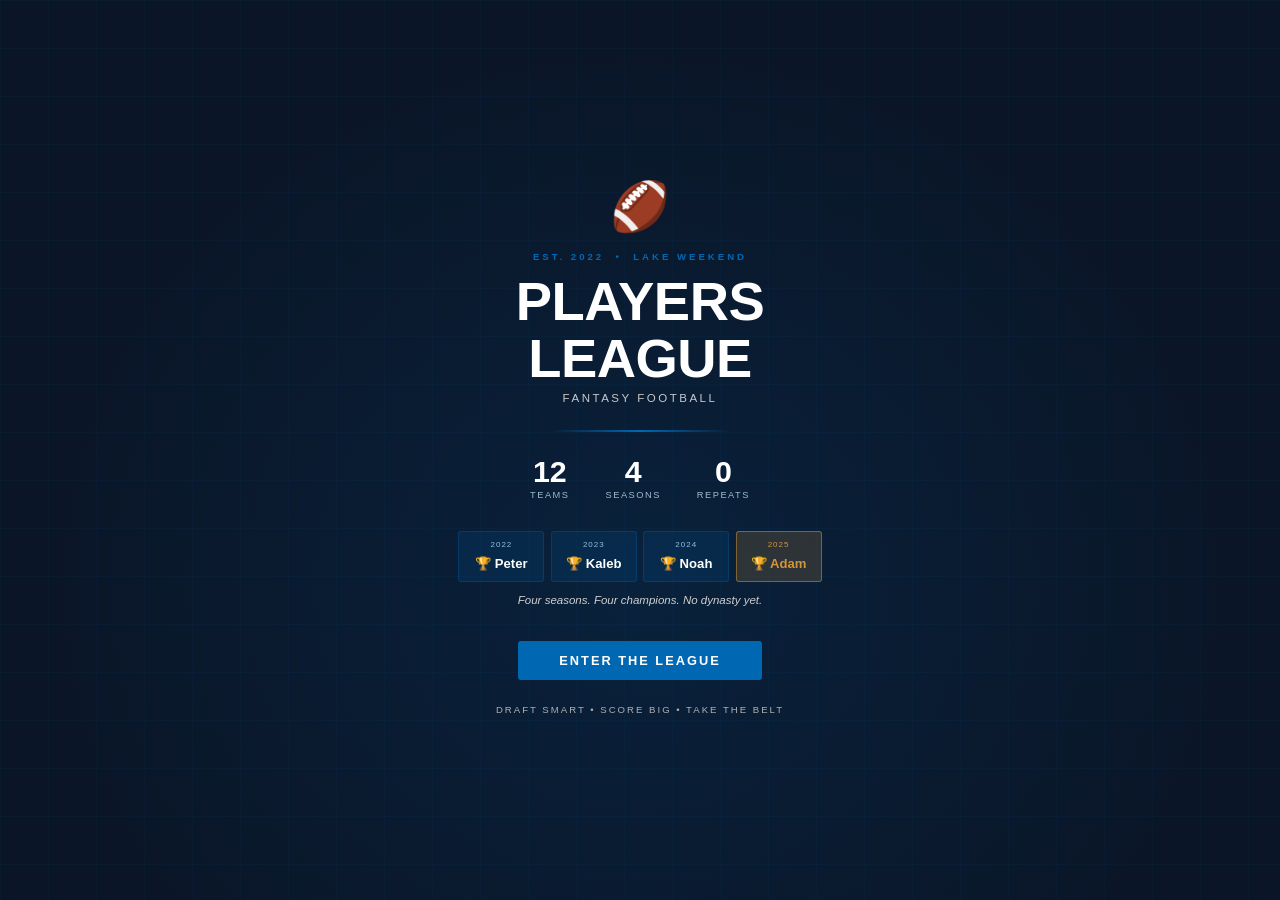
<file: teams.html>
<!DOCTYPE html>
<html lang="en">
<head>
  <meta charset="UTF-8">
  <meta name="viewport" content="width=device-width, initial-scale=1.0">
  <title>Teams — Players League</title>
  <link rel="stylesheet" href="css/style.css">
  <style>
    /* Teams-data.js content overrides — light theme */
    #tp-h2h > div,
    #tp-seasons > div {
      border-bottom: 1px solid #e5e5e5 !important;
      padding: 0.5rem 0.1rem !important;
    }
    #tp-h2h > div:last-child,
    #tp-seasons > div:last-child {
      border-bottom: none !important;
    }
    /* Ensure readable text in data-driven content */
    #tp-h2h span:first-child,
    #tp-seasons span:first-child { color: #333333 !important; font-weight: 500; }

    /* Season records: force a clean aligned grid instead of squished flex
       Columns: Year | W-L | PF | Team name (name truncates, never jumbles) */
    #tp-seasons > div {
      display: grid !important;
      grid-template-columns: 3.2rem 3.2rem 5.5rem 1fr !important;
      align-items: center !important;
      column-gap: 0.5rem !important;
    }
    #tp-seasons > div > span {
      white-space: nowrap;
      overflow: hidden;
      text-overflow: ellipsis;
    }
    /* Team-name column (4th span) can use the remaining space, right-aligned */
    #tp-seasons > div > span:nth-child(4) {
      text-align: right;
      color: #666666 !important;
    }
    /* Head-to-head rows: keep two-column layout tidy */
    #tp-h2h > div {
      display: grid !important;
      grid-template-columns: 1fr auto !important;
      align-items: center !important;
      column-gap: 0.75rem !important;
    }

    @media (max-width: 480px) {
      /* Narrow phone: Year | W-L | PF | Name(flex, truncates) */
      #tp-seasons > div {
        grid-template-columns: 2.6rem 2.8rem 4.4rem 1fr !important;
        column-gap: 0.4rem !important;
        font-size: 0.8rem !important;
      }
      #tp-seasons > div > span:nth-child(3) { font-size: 0.74rem !important; }
      #tp-seasons > div > span:nth-child(4) { font-size: 0.72rem !important; }
    }

    select#team-select {
      background: #ffffff;
      color: #333333;
      border: 2px solid #e5e5e5;
      padding: 0.75rem 1.5rem;
      border-radius: 4px;
      font-family: -apple-system, BlinkMacSystemFont, 'Segoe UI', Roboto, sans-serif;
      font-size: 0.95rem;
      font-weight: 600;
      min-width: 260px;
      cursor: pointer;
      transition: border-color 0.18s ease;
    }
    select#team-select:focus {
      outline: none;
      border-color: #0068b3;
    }

    /* Team achievement banners */
    .pl-banner {
      display: inline-block;
      color: #ffffff;
      padding: 0.2rem 0.6rem;
      border-radius: 3px;
      font-size: 0.62rem;
      font-weight: 800;
      letter-spacing: 0.3px;
      text-transform: uppercase;
      margin: 0.15rem;
      white-space: nowrap;
    }
  </style>
</head>
<body class="polish">

  <!-- Navigation -->
  <nav class="nav">
    <div class="nav-inner">
      <a href="home.html" class="nav-logo">PLAYERS LEAGUE<span class="sub">Fantasy Football · Est. 2022</span></a>
      <div class="nav-toggle"><span></span><span></span><span></span></div>
      <div class="nav-links">
        <a href="weekend.html">Weekend</a>
        <a href="home.html">Home</a>
        <a href="teams.html" class="active">Teams</a>
        <a href="awards.html">Awards</a>
        <a href="history.html">History</a>
        <a href="analytics.html">Analytics</a>
      </div>
    </div>
  </nav>

  <!-- Ticker Bar -->
  <div class="ticker-wrap">
    <div class="ticker-label">League News</div>
    <div class="ticker-track">
      <div class="ticker-inner">
        <span>🏆 2025 Champion: Adam Stockwell — "Sutton Deez Nutz" 10-4, 1,939.3 PF</span>
        <span>🔥 All-time single-week record: Adam Stockwell 205.6 pts — Week 10, 2023</span>
        <span>👗 Logan Rezac: 2025 last place — dress for golf punishment</span>
        <span>📊 4 seasons, 4 different champions — zero repeat winners</span>
        <span>👑 Career wins leader: Adam Stockwell 34-22 (.607)</span>
        <span>🏈 Players Weekend 2026 — August 20–23</span>
      </div>
    </div>
  </div>

  <!-- Page Header -->
  <section class="page-header">
    <h1>TEAM <span class="gold">PROFILES</span></h1>
    <p>Select an owner to see their full history, head-to-head record, and career stats.</p>
  </section>

  <!-- Team Selector -->
  <section class="section">

    <div style="text-align:center;margin-bottom:2rem;">
      <select id="team-select" onchange="showTeam(this.value)">
        <option value="">— Select Owner —</option>
        <option value="Adam Stockwell">Adam Stockwell</option>
        <option value="CJ Woda">CJ Woda</option>
        <option value="Christian Massett">Christian Massett</option>
        <option value="Grant Sawyer">Grant Sawyer</option>
        <option value="Isaac Douglas">Isaac Douglas</option>
        <option value="John Lundquist">John Lundquist</option>
        <option value="Kaleb Feahn">Kaleb Feahn</option>
        <option value="Leif Engen">Leif Engen</option>
        <option value="Logan Rezac">Logan Rezac</option>
        <option value="Mitchell Max">Mitchell Max</option>
        <option value="Noah Thesing">Noah Thesing</option>
        <option value="Peter Lundquist">Peter Lundquist</option>
      </select>
    </div>

    <!-- Team Profile (hidden until selected) -->
    <div id="team-profile" style="display:none;">

      <!-- Header Stats bar -->
      <div style="background:#0a1628;border-radius:4px;padding:1.1rem 1.4rem;margin-bottom:1.1rem;display:flex;align-items:center;justify-content:space-between;flex-wrap:wrap;gap:0.75rem;">
        <div>
          <h2 id="tp-name" style="font-size:1.3rem;font-weight:900;color:#ffffff;text-transform:uppercase;letter-spacing:0.3px;margin-bottom:0.1rem;"></h2>
          <p id="tp-career" style="color:#888888;font-size:0.8rem;"></p>
        </div>
        <div id="tp-win-pct" style="font-size:2rem;font-weight:900;color:#0068b3;line-height:1;"></div>
      </div>

      <!-- Achievement Banners -->
      <div id="tp-banners" style="margin-bottom:1.1rem;display:flex;flex-wrap:wrap;gap:0;"></div>

      <!-- Franchise Recap -->
      <div class="info-block" style="margin-bottom:1.1rem;">
        <h3>📖 Franchise Recap</h3>
        <p id="tp-article" style="font-size:0.95rem;line-height:1.7;color:#333333;"></p>
      </div>

      <!-- Rival -->
      <div class="info-block" style="margin-bottom:1.1rem;">
        <h3>⚔️ Biggest Rival</h3>
        <p id="tp-rival" style="font-size:0.9rem;"></p>
      </div>

      <div style="display:grid;grid-template-columns:1fr 1fr;gap:1rem;margin-bottom:1.1rem;">

        <!-- Season-by-Season -->
        <div style="background:#ffffff;border:1px solid #e5e5e5;border-top:3px solid #0068b3;border-radius:4px;padding:1.1rem;box-shadow:0 1px 4px rgba(0,0,0,0.07);">
          <div style="font-size:0.7rem;font-weight:800;color:#0068b3;text-transform:uppercase;letter-spacing:1px;margin-bottom:0.75rem;">📅 Season by Season</div>
          <div id="tp-seasons" style="font-size:0.85rem;"></div>
        </div>

        <!-- Head-to-Head -->
        <div style="background:#ffffff;border:1px solid #e5e5e5;border-top:3px solid #0068b3;border-radius:4px;padding:1.1rem;box-shadow:0 1px 4px rgba(0,0,0,0.07);">
          <div style="font-size:0.7rem;font-weight:800;color:#0068b3;text-transform:uppercase;letter-spacing:1px;margin-bottom:0.75rem;">🆚 Head-to-Head All-Time</div>
          <div id="tp-h2h" style="font-size:0.85rem;"></div>
        </div>

      </div>

      <!-- Stat Cards -->
      <div style="display:grid;grid-template-columns:repeat(auto-fill,minmax(180px,1fr));gap:0.85rem;">
        <div style="background:#ffffff;border:1px solid #e5e5e5;border-radius:4px;padding:1rem;text-align:center;box-shadow:0 1px 4px rgba(0,0,0,0.07);">
          <div style="color:#666666;font-size:0.65rem;text-transform:uppercase;letter-spacing:1px;margin-bottom:0.4rem;font-weight:700;">Best Single Week</div>
          <div id="tp-best" style="color:#0068b3;font-size:2rem;font-weight:900;line-height:1;margin-bottom:0.15rem;"></div>
          <div id="tp-best-info" style="color:#999999;font-size:0.75rem;"></div>
        </div>
        <div style="background:#ffffff;border:1px solid #e5e5e5;border-radius:4px;padding:1rem;text-align:center;box-shadow:0 1px 4px rgba(0,0,0,0.07);">
          <div style="color:#666666;font-size:0.65rem;text-transform:uppercase;letter-spacing:1px;margin-bottom:0.4rem;font-weight:700;">Career Points For</div>
          <div id="tp-pf" style="color:#0068b3;font-size:2rem;font-weight:900;line-height:1;"></div>
        </div>
      </div>

    </div><!-- /team-profile -->
  </section>

  <!-- Footer -->
  <footer class="footer">
    <p><span class="gold">PLAYERS LEAGUE</span> &mdash; Est. 2022</p>
  </footer>

  <script src="js/teams-data.js"></script>
  <script src="js/gate.js"></script>
  <script>
    document.querySelector('.nav-toggle')?.addEventListener('click', () => {
      document.querySelector('.nav-links').classList.toggle('open');
    });

    function showTeam(name) {
      var p = document.getElementById('team-profile');
      if (!name || !TEAM_DATA[name]) { p.style.display = 'none'; return; }
      var t = TEAM_DATA[name];
      p.style.display = 'block';

      document.getElementById('tp-name').textContent = name;
      document.getElementById('tp-career').textContent =
        t.career_w + '-' + t.career_l + ' career (' + t.wp + '%) | ' + t.career_pf + ' career PF';
      document.getElementById('tp-win-pct').textContent = t.wp + '%';
      document.getElementById('tp-rival').innerHTML =
        'Biggest rivalry: <strong style="color:#333333;font-size:1rem;">' + t.rival + '</strong>' +
        ' — All-time record: <strong style="color:#0068b3;">' + t.rival_rec + '</strong>';
      var articleEl = document.getElementById('tp-article');
      if (articleEl) articleEl.textContent = t.article || '';
      document.getElementById('tp-seasons').innerHTML = t.seasons_html;
      document.getElementById('tp-h2h').innerHTML = t.h2h_html;
      document.getElementById('tp-best').textContent = t.best_score;
      document.getElementById('tp-best-info').textContent = t.best_info;
      document.getElementById('tp-pf').textContent = t.career_pf;

      var bannersEl = document.getElementById('tp-banners');
      if (bannersEl) bannersEl.innerHTML = t.banners_html || '';

      window.scrollTo({ top: p.offsetTop - 80, behavior: 'smooth' });
    }
  </script>
  <script src="js/polish.js"></script>
</body>
</html>
</file>
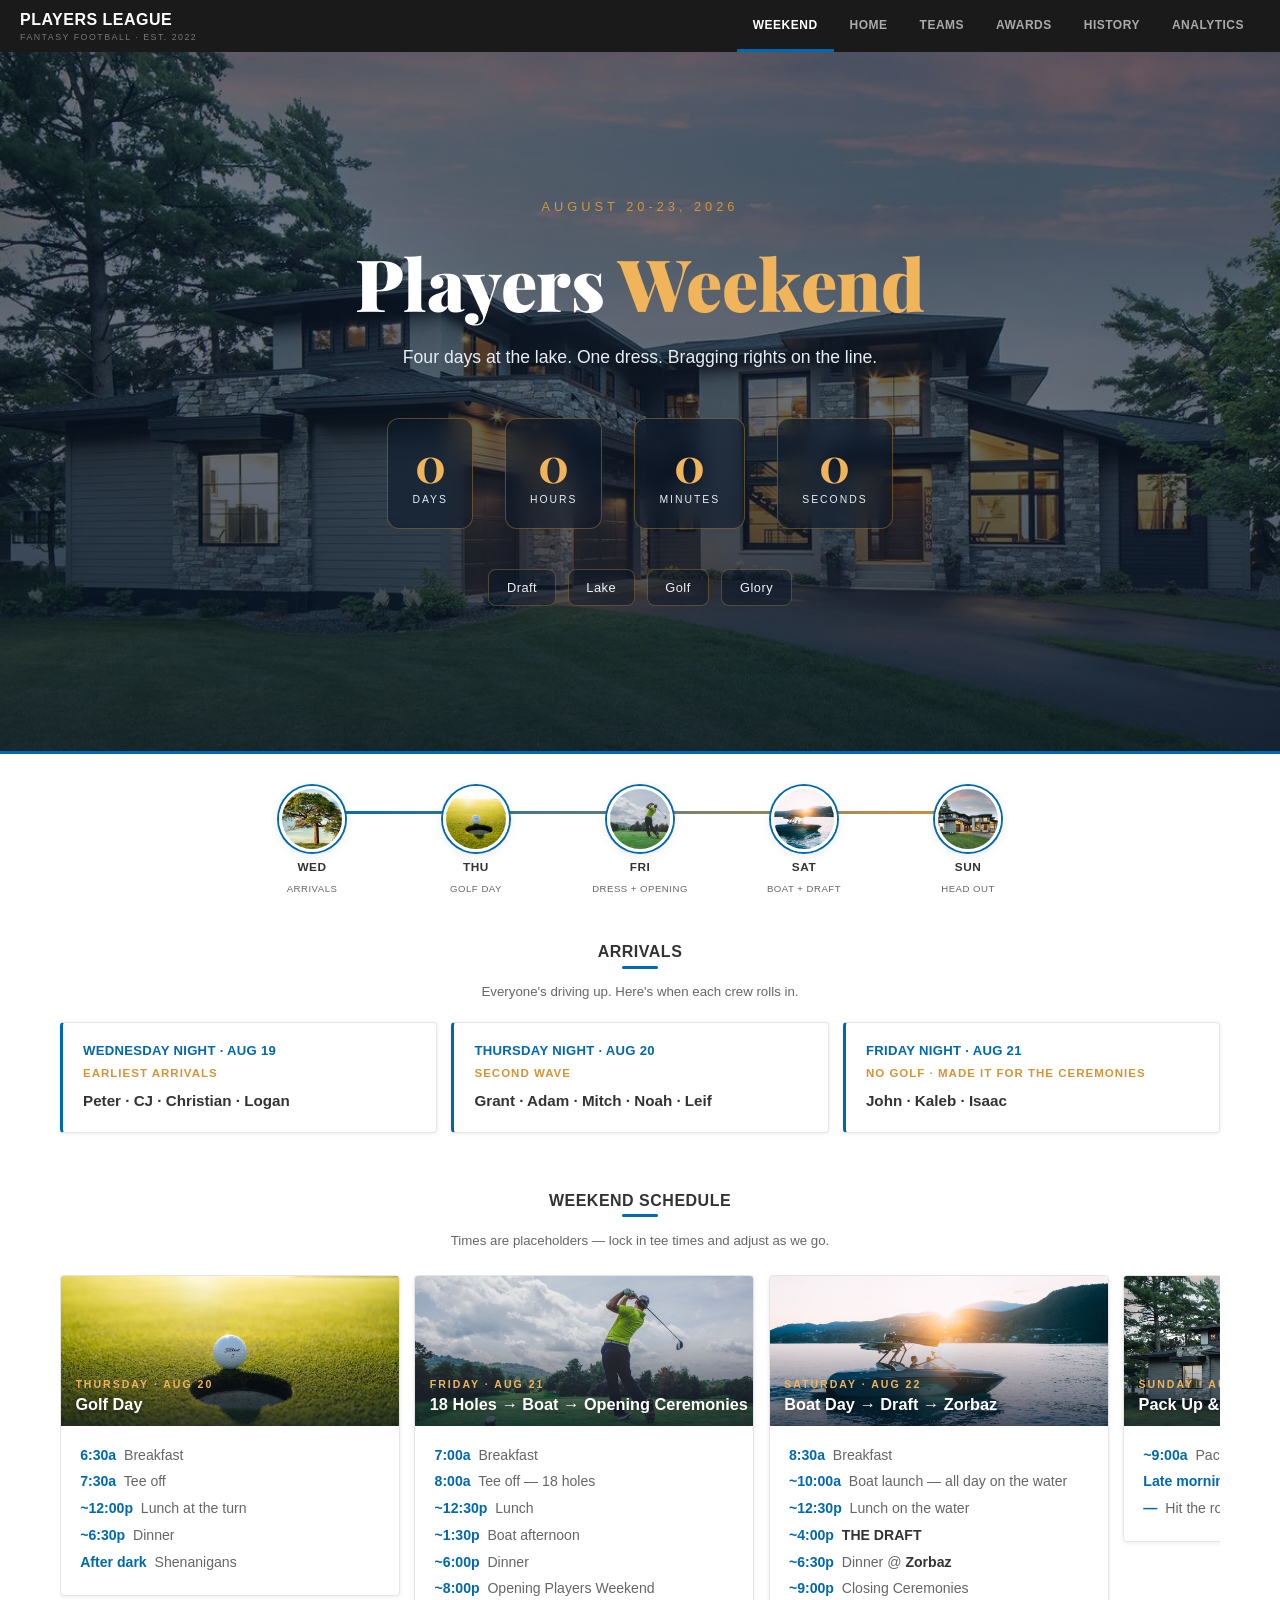
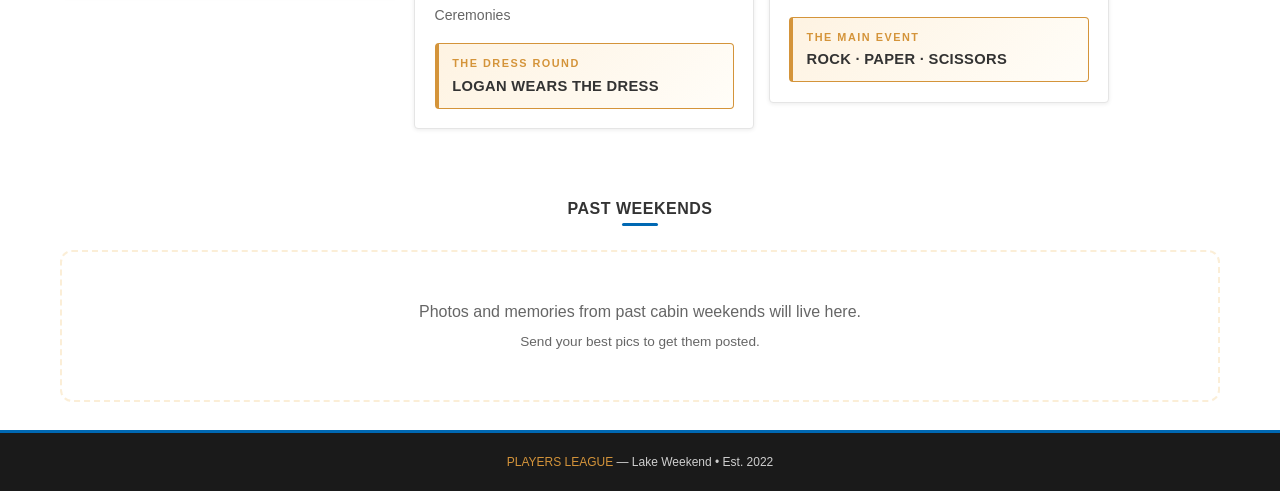
<file: weekend.html>
<!DOCTYPE html>
<html lang="en">
<head>
  <meta charset="UTF-8">
  <meta name="viewport" content="width=device-width, initial-scale=1.0">
  <title>Players Weekend — Players League</title>
  <link rel="stylesheet" href="css/style.css">
  <style>
  /* ===== Scoped Weekend-page enhancements (.weekend-page only) ===== */

  /* Hero with real photo background */
  .weekend-page .wk-hero {
    position:relative; min-height:78vh; display:flex; align-items:center; justify-content:center;
    text-align:center; overflow:hidden;
    background:#0a1628;
    border-bottom:3px solid var(--blue);
  }
  .weekend-page .wk-hero::before {
    content:''; position:absolute; inset:0;
    background:url('img/weekend/cabin.jpg') center 55%/cover no-repeat;
    transform:scale(1.05); z-index:0;
  }
  .weekend-page .wk-hero::after {
    content:''; position:absolute; inset:0; z-index:1;
    background:linear-gradient(180deg, rgba(10,22,40,0.55) 0%, rgba(10,22,40,0.62) 55%, rgba(10,22,40,0.82) 100%);
  }
  .weekend-page .wk-hero-inner { position:relative; z-index:2; padding:3rem 1.5rem; width:100%; }

  /* Glance rail with photo nodes */
  .weekend-page .glance-wrap { padding-top:1.5rem; padding-bottom:0.5rem; }
  .weekend-page .glance-rail {
    display:flex; justify-content:space-between; align-items:flex-start;
    gap:0.5rem; position:relative; max-width:820px; margin:0 auto; padding:0.5rem 0.25rem;
  }
  .weekend-page .glance-rail::before {
    content:''; position:absolute; left:9%; right:9%; top:33px; height:3px;
    background:linear-gradient(90deg,var(--blue),var(--amber)); border-radius:2px; z-index:0;
  }
  .weekend-page .glance-node {
    display:flex; flex-direction:column; align-items:center; gap:0.3rem;
    flex:1; position:relative; z-index:1; text-align:center; transition:transform 0.18s ease;
  }
  .weekend-page .glance-node:hover { transform:translateY(-3px); }
  .weekend-page .glance-node:focus-visible { outline:2px solid var(--blue); outline-offset:3px; border-radius:10px; }
  .weekend-page .glance-thumb {
    width:66px; height:66px; border-radius:50%; object-fit:cover;
    border:3px solid #fff; box-shadow:0 0 0 2px var(--blue), var(--shadow-md);
    transition:box-shadow 0.18s ease, transform 0.18s ease;
  }
  .weekend-page .glance-node:hover .glance-thumb { box-shadow:0 0 0 2px var(--amber), var(--shadow-lg); }
  .weekend-page .glance-day { font-size:0.74rem; font-weight:900; text-transform:uppercase; letter-spacing:0.5px; color:var(--text); margin-top:0.15rem; }
  .weekend-page .glance-lbl { font-size:0.6rem; text-transform:uppercase; letter-spacing:0.5px; color:var(--text-muted); }

  /* Reveal-on-scroll */
  .weekend-page .reveal { opacity:0; transform:translateY(22px); transition:opacity 0.6s ease, transform 0.6s ease; }
  .weekend-page .reveal.in { opacity:1; transform:none; }

  /* Day-card scroll-snap row on wider screens */
  @media (min-width:900px) {
    .weekend-page .card-grid:has(.day-card) {
      display:flex; gap:0.9rem; overflow-x:auto; scroll-snap-type:x mandatory;
      padding-bottom:0.75rem; scrollbar-width:thin;
    }
    .weekend-page .day-card { flex:0 0 340px; scroll-snap-align:start; }
  }

  /* Photo-topped day cards */
  .weekend-page .day-card { padding:0; overflow:hidden; transition:transform 0.18s ease, box-shadow 0.18s ease, border-color 0.18s ease; }
  .weekend-page .day-card:hover { transform:translateY(-4px); box-shadow:var(--shadow-lg); border-color:var(--blue); }
  .weekend-page .day-photo {
    position:relative; height:150px; overflow:hidden;
  }
  .weekend-page .day-photo img { width:100%; height:100%; object-fit:cover; transition:transform 0.4s ease; }
  .weekend-page .day-card:hover .day-photo img { transform:scale(1.06); }
  .weekend-page .day-photo::after {
    content:''; position:absolute; inset:0;
    background:linear-gradient(180deg, rgba(10,22,40,0) 40%, rgba(10,22,40,0.72) 100%);
  }
  .weekend-page .day-photo .day-tag {
    position:absolute; left:0.9rem; bottom:0.7rem; z-index:1; color:#fff;
  }
  .weekend-page .day-photo .day-dow {
    font-size:0.66rem; text-transform:uppercase; letter-spacing:2px; color:#f0b45a; font-weight:800;
  }
  .weekend-page .day-photo .day-title {
    font-size:1.02rem; font-weight:800; line-height:1.25; margin-top:0.1rem; text-shadow:0 1px 6px rgba(0,0,0,0.5);
  }
  .weekend-page .day-body { padding:1rem 1.2rem 1.2rem; }

  /* Callout (no emoji, clean amber banner) */
  .weekend-page .callout-burst {
    margin-top:0.9rem; background:linear-gradient(135deg,#fef3e2,#fffdf8);
    border:1px solid var(--amber); border-left:4px solid var(--amber);
    border-radius:var(--radius); padding:0.7rem 0.85rem;
  }
  .weekend-page .callout-kicker { font-size:0.68rem; text-transform:uppercase; letter-spacing:1.5px; color:var(--amber); font-weight:900; }
  .weekend-page .callout-main { color:var(--text); font-size:0.92rem; font-weight:800; margin-top:0.2rem; letter-spacing:0.3px; }

  /* Confetti pieces (paper, brand colors — no emoji) */
  .weekend-page .confetti-pc { position:fixed; z-index:2000; width:9px; height:14px; border-radius:2px; pointer-events:none; will-change:transform,opacity; }

  @media (prefers-reduced-motion:reduce) {
    .weekend-page .reveal { opacity:1 !important; transform:none !important; transition:none !important; }
    .weekend-page .glance-node, .weekend-page .day-card, .weekend-page .day-photo img { transition:none !important; }
    .weekend-page .wk-hero::before { transform:none; }
  }
  </style>
  <link href="https://fonts.googleapis.com/css2?family=Playfair+Display:wght@400;700;900&family=Inter:wght@300;400;500;600;700&display=swap" rel="stylesheet">
</head>
<body class="weekend-page">

  <nav class="nav">
    <div class="nav-inner">
      <a href="home.html" class="nav-logo">PLAYERS LEAGUE<span class="sub">Fantasy Football · Est. 2022</span></a>
      <div class="nav-toggle"><span></span><span></span><span></span></div>
      <div class="nav-links">
        <a href="weekend.html" class="active">Weekend</a>
        <a href="home.html">Home</a>
        <a href="teams.html">Teams</a>
        <a href="awards.html">Awards</a>
        <a href="history.html">History</a>
        <a href="analytics.html">Analytics</a>
      </div>
    </div>
  </nav>

  <section class="wk-hero">
    <div class="wk-hero-inner">
      <div style="font-size:0.8rem;letter-spacing:4px;text-transform:uppercase;color:var(--amber);margin-bottom:0.75rem;">August 20-23, 2026</div>
      <h1 style="font-family:'Playfair Display',serif;font-size:clamp(2.5rem,7vw,4.5rem);font-weight:900;color:#ffffff;margin-bottom:0.5rem;">Players <span style="color:#f0b45a;">Weekend</span></h1>
      <p style="color:#e6edf5;font-size:1.1rem;font-weight:300;margin-bottom:3rem;">Four days at the lake. One dress. Bragging rights on the line.</p>

      <div id="countdown" style="display:flex;gap:clamp(0.75rem,3vw,2rem);justify-content:center;flex-wrap:wrap;margin-bottom:2.5rem;">
        <div style="background:rgba(10,22,40,0.55);border:1px solid rgba(232,168,56,0.35);border-radius:12px;padding:1.25rem 1.5rem;min-width:85px;backdrop-filter:blur(10px);">
          <div id="cd-days" style="font-family:'Playfair Display',serif;font-size:clamp(2rem,5vw,3rem);font-weight:700;color:#f0b45a;line-height:1;">--</div>
          <div style="font-size:0.65rem;text-transform:uppercase;letter-spacing:2px;color:#e6edf5;margin-top:0.3rem;">Days</div>
        </div>
        <div style="background:rgba(10,22,40,0.55);border:1px solid rgba(232,168,56,0.35);border-radius:12px;padding:1.25rem 1.5rem;min-width:85px;backdrop-filter:blur(10px);">
          <div id="cd-hours" style="font-family:'Playfair Display',serif;font-size:clamp(2rem,5vw,3rem);font-weight:700;color:#f0b45a;line-height:1;">--</div>
          <div style="font-size:0.65rem;text-transform:uppercase;letter-spacing:2px;color:#e6edf5;margin-top:0.3rem;">Hours</div>
        </div>
        <div style="background:rgba(10,22,40,0.55);border:1px solid rgba(232,168,56,0.35);border-radius:12px;padding:1.25rem 1.5rem;min-width:85px;backdrop-filter:blur(10px);">
          <div id="cd-min" style="font-family:'Playfair Display',serif;font-size:clamp(2rem,5vw,3rem);font-weight:700;color:#f0b45a;line-height:1;">--</div>
          <div style="font-size:0.65rem;text-transform:uppercase;letter-spacing:2px;color:#e6edf5;margin-top:0.3rem;">Minutes</div>
        </div>
        <div style="background:rgba(10,22,40,0.55);border:1px solid rgba(232,168,56,0.35);border-radius:12px;padding:1.25rem 1.5rem;min-width:85px;backdrop-filter:blur(10px);">
          <div id="cd-sec" style="font-family:'Playfair Display',serif;font-size:clamp(2rem,5vw,3rem);font-weight:700;color:#f0b45a;line-height:1;">--</div>
          <div style="font-size:0.65rem;text-transform:uppercase;letter-spacing:2px;color:#e6edf5;margin-top:0.3rem;">Seconds</div>
        </div>
      </div>

      <div style="display:flex;gap:0.75rem;justify-content:center;flex-wrap:wrap;">
        <div style="background:rgba(10,22,40,0.5);border:1px solid rgba(232,168,56,0.3);border-radius:8px;padding:0.5rem 1.1rem;color:#eef2f7;font-size:0.8rem;letter-spacing:0.5px;">Draft</div>
        <div style="background:rgba(10,22,40,0.5);border:1px solid rgba(232,168,56,0.3);border-radius:8px;padding:0.5rem 1.1rem;color:#eef2f7;font-size:0.8rem;letter-spacing:0.5px;">Lake</div>
        <div style="background:rgba(10,22,40,0.5);border:1px solid rgba(232,168,56,0.3);border-radius:8px;padding:0.5rem 1.1rem;color:#eef2f7;font-size:0.8rem;letter-spacing:0.5px;">Golf</div>
        <div style="background:rgba(10,22,40,0.5);border:1px solid rgba(232,168,56,0.3);border-radius:8px;padding:0.5rem 1.1rem;color:#eef2f7;font-size:0.8rem;letter-spacing:0.5px;">Glory</div>
      </div>
    </div>
  </section>

  <!-- Weekend at a Glance -->
  <section class="section glance-wrap" aria-label="Weekend at a glance">
    <div class="glance-rail" role="list">
      <a href="#day-wed" class="glance-node" role="listitem"><img class="glance-thumb" src="img/weekend/sun.jpg" alt="Arrivals" loading="lazy"><span class="glance-day">Wed</span><span class="glance-lbl">Arrivals</span></a>
      <a href="#day-thu" class="glance-node" role="listitem"><img class="glance-thumb" src="img/weekend/golf.jpg" alt="Golf" loading="lazy"><span class="glance-day">Thu</span><span class="glance-lbl">Golf Day</span></a>
      <a href="#day-fri" class="glance-node" role="listitem"><img class="glance-thumb" src="img/weekend/dress.jpg" alt="The dress round" loading="lazy"><span class="glance-day">Fri</span><span class="glance-lbl">Dress + Opening</span></a>
      <a href="#day-sat" class="glance-node" role="listitem"><img class="glance-thumb" src="img/weekend/boat.jpg" alt="Boat and draft" loading="lazy"><span class="glance-day">Sat</span><span class="glance-lbl">Boat + Draft</span></a>
      <a href="#day-sun" class="glance-node" role="listitem"><img class="glance-thumb" src="img/weekend/cabin.jpg" alt="Head out" loading="lazy"><span class="glance-day">Sun</span><span class="glance-lbl">Head Out</span></a>
    </div>
  </section>

  <!-- Arrivals -->
  <section class="section reveal" id="day-wed">
    <h2 class="section-title" style="text-align:center;">Arrivals</h2>
    <div class="gold-line" style="margin:0 auto 0.85rem;"></div>
    <p class="section-sub" style="text-align:center;max-width:560px;margin:0 auto 1.25rem;">Everyone's driving up. Here's when each crew rolls in.</p>
    <div class="card-grid" style="grid-template-columns:repeat(auto-fit,minmax(240px,1fr));">

      <div class="summary-card" style="border-left-color:var(--blue);">
        <h3 style="color:var(--blue);">Wednesday Night · Aug 19</h3>
        <p style="font-size:0.72rem;text-transform:uppercase;letter-spacing:1px;color:var(--amber);font-weight:800;margin-bottom:0.35rem;">Earliest Arrivals</p>
        <p style="color:var(--text);font-size:0.95rem;font-weight:600;line-height:1.7;">Peter · CJ · Christian · Logan</p>
      </div>

      <div class="summary-card" style="border-left-color:var(--blue);">
        <h3 style="color:var(--blue);">Thursday Night · Aug 20</h3>
        <p style="font-size:0.72rem;text-transform:uppercase;letter-spacing:1px;color:var(--amber);font-weight:800;margin-bottom:0.35rem;">Second Wave</p>
        <p style="color:var(--text);font-size:0.95rem;font-weight:600;line-height:1.7;">Grant · Adam · Mitch · Noah · Leif</p>
      </div>

      <div class="summary-card" style="border-left-color:var(--blue);">
        <h3 style="color:var(--blue);">Friday Night · Aug 21</h3>
        <p style="font-size:0.72rem;text-transform:uppercase;letter-spacing:1px;color:var(--amber);font-weight:800;margin-bottom:0.35rem;">No Golf · Made It for the Ceremonies</p>
        <p style="color:var(--text);font-size:0.95rem;font-weight:600;line-height:1.7;">John · Kaleb · Isaac</p>
      </div>

    </div>
  </section>

  <!-- Schedule -->
  <section class="section reveal">
    <h2 class="section-title" style="text-align:center;">Weekend Schedule</h2>
    <div class="gold-line" style="margin:0 auto 0.85rem;"></div>
    <p class="section-sub" style="text-align:center;max-width:560px;margin:0 auto 1.5rem;">Times are placeholders — lock in tee times and adjust as we go.</p>

    <div class="card-grid" style="grid-template-columns:repeat(auto-fit,minmax(300px,1fr));align-items:start;">

      <!-- Thursday -->
      <div class="card day-card reveal" id="day-thu">
        <div class="day-photo">
          <img src="img/weekend/golf.jpg" alt="Golf course" loading="lazy">
          <div class="day-tag">
            <div class="day-dow">Thursday · Aug 20</div>
            <div class="day-title">Golf Day</div>
          </div>
        </div>
        <div class="day-body">
          <div style="font-size:0.88rem;line-height:1.9;color:var(--text-muted);">
            <div><strong style="color:var(--blue);">6:30a</strong> &nbsp;Breakfast</div>
            <div><strong style="color:var(--blue);">7:30a</strong> &nbsp;Tee off</div>
            <div><strong style="color:var(--blue);">~12:00p</strong> &nbsp;Lunch at the turn</div>
            <div><strong style="color:var(--blue);">~6:30p</strong> &nbsp;Dinner</div>
            <div><strong style="color:var(--blue);">After dark</strong> &nbsp;Shenanigans</div>
          </div>
        </div>
      </div>

      <!-- Friday -->
      <div class="card day-card reveal" id="day-fri">
        <div class="day-photo">
          <img src="img/weekend/dress.jpg" alt="Golfer teeing off" loading="lazy">
          <div class="day-tag">
            <div class="day-dow">Friday · Aug 21</div>
            <div class="day-title">18 Holes → Boat → Opening Ceremonies</div>
          </div>
        </div>
        <div class="day-body">
          <div style="font-size:0.88rem;line-height:1.9;color:var(--text-muted);">
            <div><strong style="color:var(--blue);">7:00a</strong> &nbsp;Breakfast</div>
            <div><strong style="color:var(--blue);">8:00a</strong> &nbsp;Tee off — 18 holes</div>
            <div><strong style="color:var(--blue);">~12:30p</strong> &nbsp;Lunch</div>
            <div><strong style="color:var(--blue);">~1:30p</strong> &nbsp;Boat afternoon</div>
            <div><strong style="color:var(--blue);">~6:00p</strong> &nbsp;Dinner</div>
            <div><strong style="color:var(--blue);">~8:00p</strong> &nbsp;Opening Players Weekend Ceremonies</div>
          </div>
          <div class="callout-burst" data-burst="dress">
            <div class="callout-kicker">The Dress Round</div>
            <div class="callout-main">LOGAN WEARS THE DRESS</div>
          </div>
        </div>
      </div>

      <!-- Saturday -->
      <div class="card day-card reveal" id="day-sat">
        <div class="day-photo">
          <img src="img/weekend/boat.jpg" alt="Boat on the lake" loading="lazy">
          <div class="day-tag">
            <div class="day-dow">Saturday · Aug 22</div>
            <div class="day-title">Boat Day → Draft → Zorbaz</div>
          </div>
        </div>
        <div class="day-body">
          <div style="font-size:0.88rem;line-height:1.9;color:var(--text-muted);">
            <div><strong style="color:var(--blue);">8:30a</strong> &nbsp;Breakfast</div>
            <div><strong style="color:var(--blue);">~10:00a</strong> &nbsp;Boat launch — all day on the water</div>
            <div><strong style="color:var(--blue);">~12:30p</strong> &nbsp;Lunch on the water</div>
            <div><strong style="color:var(--blue);">~4:00p</strong> &nbsp;<strong style="color:var(--text);">THE DRAFT</strong></div>
            <div><strong style="color:var(--blue);">~6:30p</strong> &nbsp;Dinner @ <strong style="color:var(--text);">Zorbaz</strong></div>
            <div><strong style="color:var(--blue);">~9:00p</strong> &nbsp;Closing Ceremonies</div>
          </div>
          <div class="callout-burst" data-burst="rps">
            <div class="callout-kicker">The Main Event</div>
            <div class="callout-main">ROCK · PAPER · SCISSORS</div>
          </div>
        </div>
      </div>

      <!-- Sunday -->
      <div class="card day-card reveal" id="day-sun">
        <div class="day-photo">
          <img src="img/weekend/cabin.jpg" alt="The cabin at dusk" loading="lazy">
          <div class="day-tag">
            <div class="day-dow">Sunday · Aug 23</div>
            <div class="day-title">Pack Up &amp; Head Out</div>
          </div>
        </div>
        <div class="day-body">
          <div style="font-size:0.88rem;line-height:1.9;color:var(--text-muted);">
            <div><strong style="color:var(--blue);">~9:00a</strong> &nbsp;Pack up</div>
            <div><strong style="color:var(--blue);">Late morning</strong> &nbsp;Clean up the cabin</div>
            <div><strong style="color:var(--blue);">—</strong> &nbsp;Hit the road</div>
          </div>
        </div>
      </div>

    </div>
  </section>

  <!-- Past Weekends -->
  <section class="section">
    <h2 class="section-title" style="text-align:center;">Past Weekends</h2>
    <div class="gold-line" style="margin:0 auto 1.5rem;"></div>
    <div style="text-align:center;color:var(--muted);padding:3rem 1rem;border:2px dashed rgba(232,168,56,0.2);border-radius:12px;">
      <p>Photos and memories from past cabin weekends will live here.</p>
      <p style="font-size:0.85rem;margin-top:0.5rem;">Send your best pics to get them posted.</p>
    </div>
  </section>

  <footer class="footer">
    <p><span style="color:var(--amber);">PLAYERS LEAGUE</span> &mdash; Lake Weekend &bull; Est. 2022</p>
  </footer>

  <script>
  // Countdown to Players Weekend — August 20, 2026
  var WEEKEND_DATE = new Date('2026-08-20T12:00:00');

  function updateCountdown() {
    var now = new Date();
    var diff = WEEKEND_DATE - now;

    if (diff <= 0) {
      document.getElementById('cd-days').textContent = '0';
      document.getElementById('cd-hours').textContent = '0';
      document.getElementById('cd-min').textContent = '0';
      document.getElementById('cd-sec').textContent = '0';
      return;
    }

    var days = Math.floor(diff / (1000 * 60 * 60 * 24));
    var hours = Math.floor((diff % (1000 * 60 * 60 * 24)) / (1000 * 60 * 60));
    var minutes = Math.floor((diff % (1000 * 60 * 60)) / (1000 * 60));
    var seconds = Math.floor((diff % (1000 * 60)) / 1000);

    document.getElementById('cd-days').textContent = days;
    document.getElementById('cd-hours').textContent = hours;
    document.getElementById('cd-min').textContent = minutes;
    document.getElementById('cd-sec').textContent = seconds;
  }

  updateCountdown();
  setInterval(updateCountdown, 1000);

  // Nav toggle
  document.querySelector('.nav-toggle').addEventListener('click', function() {
    document.querySelector('.nav-links').classList.toggle('open');
  });

  // ===== Weekend-page enhancements =====
  (function(){
    var reduce = window.matchMedia && window.matchMedia('(prefers-reduced-motion: reduce)').matches;

    // Reveal-on-scroll
    var reveals = document.querySelectorAll('.weekend-page .reveal');
    if (reduce || !('IntersectionObserver' in window)) {
      reveals.forEach(function(el){ el.classList.add('in'); });
    } else {
      var ro = new IntersectionObserver(function(entries){
        entries.forEach(function(e){
          if (e.isIntersecting) { e.target.classList.add('in'); ro.unobserve(e.target); }
        });
      }, { threshold: 0.12 });
      reveals.forEach(function(el){ ro.observe(el); });
    }

    // One-time confetti burst on callouts entering view (paper pieces, brand colors)
    var COLORS = ['#0068b3','#d4943a','#f0b45a','#ffffff','#005292'];
    function burst(cx, cy){
      for (var i=0;i<22;i++){
        (function(){
          var pc = document.createElement('div');
          pc.className = 'confetti-pc';
          pc.style.background = COLORS[Math.floor(Math.random()*COLORS.length)];
          pc.style.left = cx + 'px';
          pc.style.top = cy + 'px';
          document.body.appendChild(pc);
          var ang = Math.random()*Math.PI*2;
          var dist = 70 + Math.random()*140;
          var dx = Math.cos(ang)*dist;
          var dy = Math.sin(ang)*dist - 90;
          var rot = (Math.random()*720-360);
          pc.animate([
            { transform:'translate(0,0) rotate(0deg)', opacity:1 },
            { transform:'translate('+dx+'px,'+dy+'px) rotate('+rot+'deg)', opacity:0 }
          ], { duration: 1200 + Math.random()*600, easing:'cubic-bezier(.2,.6,.3,1)' })
            .onfinish = function(){ pc.remove(); };
        })();
      }
    }

    if (!reduce && ('IntersectionObserver' in window)) {
      var callouts = document.querySelectorAll('.weekend-page .callout-burst');
      var co = new IntersectionObserver(function(entries){
        entries.forEach(function(e){
          if (e.isIntersecting) {
            var r = e.target.getBoundingClientRect();
            burst(r.left + r.width/2, r.top + r.height/2);
            co.unobserve(e.target);
          }
        });
      }, { threshold: 0.6 });
      callouts.forEach(function(el){ co.observe(el); });
    }
  })();
  </script>
</body>
</html>
</file>
<file: css/style.css>
/* ============================================
   PLAYERS LEAGUE — ESPN-Style Light Theme
   Lake Blue Edition
   ============================================ */

/* ---------- Variables ---------- */
:root {
  /* Core Backgrounds */
  --bg:             #ffffff;
  --bg-alt:         #f5f5f5;
  --bg-subtle:      #f8f9fa;
  --nav-bg:         #1a1a1a;
  --nav-bg-dark:    #0a1628;

  /* Primary Accent — Lake Blue */
  --blue:           #0068b3;
  --blue-dark:      #005292;
  --blue-light:     #e8f2fb;
  --blue-hover:     rgba(0,104,179,0.07);

  /* Secondary Accent — Warm Amber */
  --amber:          #d4943a;
  --amber-bg:       #fef3e2;

  /* Text */
  --text:           #333333;
  --text-muted:     #666666;
  --text-light:     #999999;

  /* Status */
  --red:            #dc3545;
  --green:          #198754;
  --red-bg:         rgba(220,53,69,0.08);
  --green-bg:       rgba(25,135,84,0.08);

  /* Borders */
  --border:         #e5e5e5;
  --border-strong:  #cccccc;

  /* Shadows */
  --shadow:         0 1px 4px rgba(0,0,0,0.08);
  --shadow-md:      0 2px 12px rgba(0,0,0,0.10);
  --shadow-lg:      0 4px 24px rgba(0,0,0,0.12);

  /* Misc */
  --radius:         4px;
  --transition:     all 0.18s ease;

  /* ---- Backward-compat aliases (used in old inline HTML and teams-data.js) ---- */
  --cream:          #333333;
  --cream-soft:     #555555;
  --gold:           #d4943a;
  --gold-bright:    #e0a040;
  --white:          #ffffff;
  --gray:           #666666;
  --gray-text:      #666666;
  --gray-light:     #e5e5e5;
  --gray-mid:       #cccccc;
  --muted:          #666666;
  --text-body:      #555555;

  /* Old dark-theme aliases (remapped to light values so inline CSS still reads correctly) */
  --navy-dark:      #0a1628;   /* only used in gate / hero sections which stay dark */
  --navy:           #f8f9fa;   /* was dark card bg → now light */
  --navy-mid:       #f8f9fa;
  --navy-light:     #f0f0f0;
  --slate:          #e5e5e5;
  --amber-muted:    rgba(212,148,58,0.12);
  --amber-glow:     rgba(212,148,58,0.2);
  --purple-dark:    #0a1628;
  --black:          #1a1a1a;
  --black-soft:     #111111;
  --dark:           #f5f5f5;
  --dark-mid:       #f0f0f0;
  --dark-light:     #ebebeb;
}

/* ---------- Reset ---------- */
*, *::before, *::after { box-sizing: border-box; margin: 0; padding: 0; }
html { scroll-behavior: smooth; }

body {
  font-family: -apple-system, BlinkMacSystemFont, 'Segoe UI', Roboto, 'Helvetica Neue', Arial, sans-serif;
  background: var(--bg);
  color: var(--text);
  line-height: 1.5;
  -webkit-font-smoothing: antialiased;
  padding-top: 52px; /* clear the fixed nav on every page */
}

a { text-decoration: none; color: inherit; }
ul { list-style: none; }
img { max-width: 100%; display: block; }

/* ---------- Typography — no serifs ---------- */
h1, h2, h3 {
  font-family: -apple-system, BlinkMacSystemFont, 'Segoe UI', Roboto, sans-serif;
  font-weight: 700;
}

/* ---------- Navigation ---------- */
.nav {
  position: fixed;
  top: 0; left: 0; right: 0;
  z-index: 1000;
  background: var(--nav-bg);
}

.nav-inner {
  max-width: 1280px;
  margin: 0 auto;
  display: flex;
  align-items: center;
  justify-content: space-between;
  height: 52px;
  padding: 0 1.25rem;
}

.nav-logo {
  font-size: 1rem;
  font-weight: 900;
  color: #ffffff;
  letter-spacing: 0.5px;
  text-transform: uppercase;
  white-space: nowrap;
}

.nav-logo .sub {
  font-size: 0.55rem;
  display: block;
  color: #777777;
  letter-spacing: 1.5px;
  font-weight: 400;
  text-transform: uppercase;
  margin-top: -1px;
}

.nav-links {
  display: flex;
  gap: 0;
  align-items: stretch;
  height: 52px;
}

.nav-links a {
  color: #aaaaaa;
  font-size: 0.75rem;
  font-weight: 700;
  letter-spacing: 0.5px;
  text-transform: uppercase;
  transition: var(--transition);
  padding: 0 1rem;
  display: flex;
  align-items: center;
  border-bottom: 3px solid transparent;
  white-space: nowrap;
}

.nav-links a::after { display: none; }

.nav-links a:hover {
  color: #ffffff;
  background: rgba(255,255,255,0.05);
}

.nav-links a.active {
  color: #ffffff;
  border-bottom-color: var(--blue);
}

.nav-toggle {
  display: none;
  flex-direction: column;
  gap: 5px;
  cursor: pointer;
  padding: 4px;
}

.nav-toggle span {
  width: 24px; height: 2px;
  background: #ffffff;
  transition: var(--transition);
  display: block;
}

/* ---------- Ticker Bar ---------- */
.ticker-wrap {
  background: var(--blue);
  height: 30px;
  overflow: hidden;
  display: flex;
  align-items: center;
}

.ticker-label {
  background: var(--amber);
  color: #ffffff;
  font-size: 0.6rem;
  font-weight: 900;
  text-transform: uppercase;
  letter-spacing: 1px;
  padding: 0 0.75rem;
  height: 30px;
  display: flex;
  align-items: center;
  flex-shrink: 0;
  z-index: 2;
}

.ticker-track {
  overflow: hidden;
  flex: 1;
  height: 30px;
  display: flex;
  align-items: center;
}

.ticker-inner {
  display: flex;
  align-items: center;
  white-space: nowrap;
  animation: tickerScroll 40s linear infinite;
}

.ticker-inner span {
  color: rgba(255,255,255,0.92);
  font-size: 0.7rem;
  font-weight: 600;
  padding: 0 2rem 0 0;
  letter-spacing: 0.2px;
}

@keyframes tickerScroll {
  0%   { transform: translateX(100vw); }
  100% { transform: translateX(-100%); }
}

/* ---------- Dropdown Menu ---------- */
.nav-dropdown {
  position: relative;
  display: flex;
  align-items: center;
}

.nav-dropdown-toggle {
  color: #aaaaaa;
  font-size: 0.75rem;
  font-weight: 700;
  letter-spacing: 0.5px;
  text-transform: uppercase;
  cursor: pointer;
  padding: 0 1rem;
  height: 52px;
  display: flex;
  align-items: center;
  transition: var(--transition);
  user-select: none;
  white-space: nowrap;
  border-bottom: 3px solid transparent;
}

.nav-dropdown:hover .nav-dropdown-toggle,
.nav-dropdown.open .nav-dropdown-toggle,
.nav-dropdown-toggle.active {
  color: #ffffff;
  background: rgba(255,255,255,0.05);
}

.nav-dropdown-toggle::after { display: none; }

.nav-dropdown-menu {
  display: none;
  position: absolute;
  top: 52px;
  right: 0;
  background: #2a2a2a;
  border: 1px solid #444;
  border-top: none;
  border-radius: 0 0 var(--radius) var(--radius);
  padding: 0.25rem 0;
  min-width: 180px;
  box-shadow: 0 4px 16px rgba(0,0,0,0.3);
  z-index: 1001;
}

.nav-dropdown:hover .nav-dropdown-menu,
.nav-dropdown.open .nav-dropdown-menu {
  display: block;
  animation: dropdownFade 0.1s ease;
}

@keyframes dropdownFade {
  from { opacity: 0; transform: translateY(-4px); }
  to   { opacity: 1; transform: translateY(0); }
}

.nav-dropdown-menu a {
  display: flex;
  align-items: center;
  height: 38px;
  padding: 0 1rem;
  color: #aaaaaa;
  font-size: 0.73rem;
  font-weight: 600;
  letter-spacing: 0.5px;
  text-transform: uppercase;
  transition: var(--transition);
  white-space: nowrap;
}

.nav-dropdown-menu a:hover,
.nav-dropdown-menu a.active {
  color: #ffffff;
  background: rgba(255,255,255,0.06);
}

.nav-dropdown-menu a::after { display: none; }

/* ---------- Hero ---------- */
.hero {
  min-height: 160px;
  display: flex;
  flex-direction: column;
  align-items: center;
  justify-content: center;
  text-align: center;
  background: linear-gradient(135deg, #0a1628 0%, #0d2244 60%, #0f2a50 100%);
  padding: 2rem 1.5rem 1.75rem;
  border-bottom: 3px solid var(--blue);
  position: relative;
  overflow: hidden;
}

.hero::before {
  content: '';
  position: absolute;
  inset: 0;
  background: linear-gradient(135deg, rgba(0,104,179,0.18) 0%, transparent 55%);
  pointer-events: none;
}

.hero h1 {
  font-size: clamp(1.75rem, 4vw, 2.6rem);
  font-weight: 900;
  letter-spacing: -0.5px;
  margin-bottom: 0.2rem;
  position: relative;
  color: #ffffff;
  text-transform: uppercase;
}

.hero h1 .gold { color: var(--blue); }

.hero-motto {
  color: #d4943a;
  font-size: 0.68rem;
  letter-spacing: 3px;
  text-transform: uppercase;
  margin-bottom: 0.4rem;
  position: relative;
}

.hero-subtitle {
  color: #aaaaaa;
  font-size: 0.85rem;
  font-weight: 400;
  max-width: 600px;
  position: relative;
}

/* ---------- Page Header ---------- */
.page-header {
  background: linear-gradient(135deg, #0a1628 0%, #0d2244 60%, #0f2a50 100%);
  padding: 2rem 1.5rem 1.75rem;
  text-align: center;
  border-bottom: 3px solid var(--blue);
  position: relative;
  overflow: hidden;
}

.page-header::before {
  content: '';
  position: absolute;
  inset: 0;
  background: linear-gradient(135deg, rgba(0,104,179,0.15) 0%, transparent 55%);
  pointer-events: none;
}

.page-header h1 {
  font-size: clamp(1.4rem, 3.5vw, 2rem);
  font-weight: 900;
  letter-spacing: 0;
  margin-bottom: 0.25rem;
  position: relative;
  color: #ffffff;
  text-transform: uppercase;
}

.page-header h1 .gold { color: var(--blue); }

.page-header p {
  color: #888888;
  font-size: 0.82rem;
  position: relative;
}

/* ---------- Section ---------- */
.section {
  max-width: 1200px;
  margin: 0 auto;
  padding: 1.75rem 1.25rem;
}

.section-title {
  font-size: 1rem;
  font-weight: 800;
  color: var(--text);
  margin-bottom: 0.1rem;
  text-transform: uppercase;
  letter-spacing: 0.5px;
}

.section-sub {
  color: var(--text-muted);
  font-size: 0.83rem;
  margin-bottom: 0.85rem;
  line-height: 1.5;
}

.gold-line {
  width: 36px; height: 3px;
  background: var(--blue);
  margin-bottom: 0.85rem;
  border-radius: 2px;
}

/* ---------- Tables ---------- */
.data-table {
  width: 100%;
  border-collapse: collapse;
  background: #ffffff;
  border-radius: var(--radius);
  overflow: hidden;
  box-shadow: var(--shadow-md);
  border: 1px solid var(--border);
}

.data-table thead { background: #1a1a1a; }

/* Compact standings (home page) */
.standings-compact th { padding: 0.4rem 0.7rem; font-size: 0.62rem; }
.standings-compact td { padding: 0.32rem 0.7rem; font-size: 0.78rem; }

.data-table th {
  padding: 0.65rem 0.9rem;
  text-align: left;
  font-size: 0.68rem;
  text-transform: uppercase;
  letter-spacing: 1px;
  color: #ffffff;
  font-weight: 700;
  border-bottom: none;
}

.data-table td {
  padding: 0.6rem 0.9rem;
  font-size: 0.875rem;
  border-bottom: 1px solid var(--border);
  color: var(--text);
}

.data-table tfoot td {
  background: #f5f5f5;
  border-top: 2px solid var(--border-strong);
  font-weight: 700;
  border-bottom: none;
  color: var(--text);
  font-size: 0.83rem;
}

.data-table tbody tr:last-child td {
  border-bottom: none;
}

.data-table tbody tr {
  transition: background 0.12s ease;
}

.data-table tbody tr:hover {
  background: var(--blue-hover);
}

.data-table tbody tr:nth-child(even) {
  background: #fafafa;
}

.data-table tbody tr:nth-child(even):hover {
  background: var(--blue-hover);
}

.rank-num {
  color: var(--blue);
  font-weight: 800;
  font-size: 0.9rem;
}

/* ---------- Cards ---------- */
.card-grid {
  display: grid;
  grid-template-columns: repeat(auto-fill, minmax(300px, 1fr));
  gap: 0.9rem;
}

.card {
  background: #ffffff;
  border: 1px solid var(--border);
  border-radius: var(--radius);
  padding: 1.1rem 1.25rem;
  transition: var(--transition);
  box-shadow: var(--shadow);
}

.card:hover {
  box-shadow: var(--shadow-md);
  border-color: var(--blue);
}

.card h3 {
  font-size: 0.9rem;
  font-weight: 800;
  text-transform: uppercase;
  letter-spacing: 0.3px;
}

/* ---------- Info Block ---------- */
.info-block {
  background: #ffffff;
  border-radius: var(--radius);
  padding: 1rem 1.25rem;
  border-left: 3px solid var(--blue);
  border-top: 1px solid var(--border);
  border-right: 1px solid var(--border);
  border-bottom: 1px solid var(--border);
  margin-bottom: 0.65rem;
  box-shadow: var(--shadow);
}

.info-block h3 {
  color: var(--blue);
  font-size: 0.82rem;
  font-weight: 800;
  margin-bottom: 0.3rem;
  text-transform: uppercase;
  letter-spacing: 0.3px;
}

.info-block p {
  color: var(--text-muted);
  font-size: 0.85rem;
  line-height: 1.6;
}

/* ---------- Timeline ---------- */
.timeline {
  position: relative;
  padding-left: 2.25rem;
  margin-top: 1.25rem;
}

.timeline::before {
  content: '';
  position: absolute;
  left: 9px; top: 4px; bottom: 0;
  width: 2px;
  background: linear-gradient(180deg, var(--blue) 0%, var(--border) 100%);
}

.timeline-item {
  position: relative;
  margin-bottom: 2.5rem;
}

.timeline-dot {
  position: absolute;
  left: -2.25rem; top: 0.3rem;
  width: 18px; height: 18px;
  background: var(--blue);
  border: 3px solid #ffffff;
  border-radius: 50%;
  box-shadow: 0 0 0 2px var(--blue);
  z-index: 1;
}

.timeline-year {
  font-size: 1.15rem;
  font-weight: 900;
  color: var(--text);
  margin-bottom: 0.35rem;
  text-transform: uppercase;
  letter-spacing: 0.5px;
}

.timeline-text {
  color: var(--text-muted);
  line-height: 1.6;
  font-size: 0.875rem;
  margin-bottom: 0.75rem;
}

.timeline-text strong { color: var(--text); font-weight: 700; }

/* ---------- Tab Switcher ---------- */
.tab-switcher {
  display: flex;
  gap: 0;
  flex-wrap: wrap;
  border-bottom: 2px solid var(--border);
  margin-bottom: 0;
}

.tab-btn {
  padding: 0.6rem 1.1rem;
  border: none;
  border-bottom: 3px solid transparent;
  background: transparent;
  color: var(--text-muted);
  border-radius: 0;
  cursor: pointer;
  font-family: inherit;
  font-size: 0.75rem;
  font-weight: 700;
  letter-spacing: 0.4px;
  text-transform: uppercase;
  transition: all 0.15s ease;
  margin-bottom: -2px;
}

.tab-btn:hover { color: var(--text); }
.tab-btn.active { color: var(--blue); border-bottom-color: var(--blue); }

.analytics-section { display: none; }
.analytics-section.active { display: block; }

/* ---------- Footer ---------- */
.footer {
  background: #1a1a1a;
  text-align: center;
  padding: 1.25rem;
  color: #cfcfcf;
  font-size: 0.75rem;
  border-top: 3px solid var(--blue);
}

.footer .gold { color: var(--blue); }

/* ---------- Luck Colors ---------- */
.luck-positive { color: var(--green); font-weight: 700; }
.luck-negative { color: var(--red); font-weight: 700; }
.luck-neutral  { color: var(--amber); font-weight: 700; }

/* ---------- Award Card ---------- */
.award-card {
  background: #ffffff;
  border: 1px solid var(--border);
  border-top: 3px solid var(--blue);
  border-radius: var(--radius);
  padding: 1.4rem;
  text-align: center;
  transition: var(--transition);
  box-shadow: var(--shadow);
}

.award-card:hover {
  box-shadow: var(--shadow-md);
  border-color: var(--blue);
  border-top-color: var(--blue);
  transform: translateY(-2px);
}

.award-card.featured {
  border-top: 3px solid var(--amber);
  background: #fffdf8;
}

.award-card.featured:hover {
  border-color: var(--amber);
  border-top-color: var(--amber);
}

.award-icon { font-size: 2.25rem; margin-bottom: 0.5rem; }

.award-title {
  color: var(--blue);
  font-size: 0.65rem;
  font-weight: 800;
  letter-spacing: 1.2px;
  text-transform: uppercase;
  margin-bottom: 0.35rem;
}

.award-winner {
  color: var(--text);
  font-size: 1.1rem;
  font-weight: 800;
  margin-bottom: 0.3rem;
}

.award-detail {
  color: var(--text-muted);
  font-size: 0.8rem;
  line-height: 1.5;
}

/* ---------- Summary Card ---------- */
.summary-card {
  background: #ffffff;
  border: 1px solid var(--border);
  border-left: 3px solid var(--blue);
  border-radius: var(--radius);
  padding: 1.1rem 1.25rem;
  transition: var(--transition);
  box-shadow: var(--shadow);
}

.summary-card:hover {
  box-shadow: var(--shadow-md);
}

.summary-card h3 {
  color: var(--text);
  font-size: 0.82rem;
  font-weight: 800;
  margin-bottom: 0.3rem;
  text-transform: uppercase;
  letter-spacing: 0.3px;
}

.summary-card p { color: var(--text-muted); font-size: 0.83rem; line-height: 1.5; }

/* ---------- Luck Pill ---------- */
.pill-luck {
  display: inline-block;
  padding: 0.18rem 0.5rem;
  border-radius: 3px;
  font-size: 0.72rem;
  font-weight: 800;
}

.pill-luck.pos { background: var(--green-bg); color: var(--green); }
.pill-luck.neg { background: var(--red-bg); color: var(--red); }
.pill-luck.neu { background: var(--amber-bg); color: var(--amber); }

/* ---------- Analytics cell highlighting ---------- */
.pf-high  { color: var(--green); font-weight: 700; }
.pf-low   { color: var(--red); }
.pf-mid   { color: var(--text-muted); }

/* ---------- Teams-data.js content overrides ---------- */
/* The teams-data.js has dark-mode inline borders; override for light theme */
#tp-h2h > div,
#tp-seasons > div {
  border-bottom: 1px solid var(--border) !important;
}

#tp-h2h > div:last-child,
#tp-seasons > div:last-child {
  border-bottom: none !important;
}

/* ---------- Responsive ---------- */
@media (max-width: 768px) {
  .nav-links {
    display: none;
    position: absolute;
    top: 52px; left: 0; right: 0;
    background: var(--nav-bg);
    flex-direction: column;
    padding: 0.25rem 0;
    height: auto;
    gap: 0;
    border-bottom: 3px solid var(--blue);
    box-shadow: 0 4px 12px rgba(0,0,0,0.3);
  }

  .nav-links.open { display: flex; }
  .nav-toggle { display: flex; }

  .nav-links a {
    height: 44px;
    padding: 0 1.25rem;
    border-bottom: none;
    border-left: 3px solid transparent;
    width: 100%;
    justify-content: flex-start;
  }

  .nav-links a.active {
    border-left-color: var(--blue);
    border-bottom: none;
    background: rgba(255,255,255,0.06);
  }

  .nav-dropdown {
    flex-direction: column;
    align-items: flex-start;
    width: 100%;
  }

  .nav-dropdown-toggle {
    height: 38px;
    padding: 0 1.25rem;
    opacity: 0.45;
    pointer-events: none;
    font-size: 0.68rem;
    letter-spacing: 1.5px;
    width: 100%;
    border-bottom: none;
  }

  .nav-dropdown-menu {
    display: block;
    position: static;
    background: transparent;
    border: none;
    border-left: 2px solid var(--blue);
    border-radius: 0;
    padding: 0.15rem 0 0.25rem 1.25rem;
    box-shadow: none;
    min-width: unset;
    width: 100%;
    animation: none;
    margin-left: 1.25rem;
  }

  .nav-dropdown-menu a {
    height: 36px;
    padding: 0 0.5rem;
    font-size: 0.72rem;
  }

  .card-grid { grid-template-columns: 1fr; }

  .data-table th, .data-table td {
    padding: 0.5rem 0.6rem;
    font-size: 0.75rem;
  }

  .tab-switcher { gap: 0; overflow-x: auto; flex-wrap: nowrap; }
  .tab-btn { padding: 0.55rem 0.8rem; font-size: 0.7rem; white-space: nowrap; }

  .ticker-wrap { display: none; }

  .timeline { padding-left: 1.75rem; }
  .timeline-dot { left: -1.75rem; }
}

/* ============================================
   PHONE POLISH (<=480px) — most guys view on iPhone
   ============================================ */
/* Home hero cards (Reigning Champion / Last Place) */
.hero-cards { display: grid; grid-template-columns: 1fr 1fr; gap: 1rem; }

@media (max-width: 480px) {
  /* Stack the two hero cards; give text room, shrink the emoji */
  .hero-cards { grid-template-columns: 1fr; gap: 0.75rem; }
  .hero-card { padding: 1.05rem 1.1rem !important; gap: 0.85rem !important; }
  .hero-card-emoji { font-size: 2.6rem !important; }

  /* Tighter chrome so content gets the width */
  .section { padding: 1.25rem 0.9rem; }
  .hero, .page-header { padding: 1.75rem 1rem 1.4rem; }
  .page-header h1 { font-size: clamp(1.6rem, 8vw, 2.2rem); }

  /* Readable headings/body on small screens */
  .section-title { font-size: 1.15rem; }
  .section-sub { font-size: 0.85rem; }

  /* Cards go full width, comfy spacing */
  .card-grid { grid-template-columns: 1fr; gap: 0.85rem; }
  .card, .summary-card, .award-card { padding: 1rem 1.1rem; }

  /* Wide stat tables: momentum scroll + swipe affordance */
  .table-scroll, [style*="overflow-x:auto"] {
    -webkit-overflow-scrolling: touch;
    scrollbar-width: thin;
    position: relative;
  }
  /* subtle right-edge fade hinting there's more to swipe */
  .table-scroll::after {
    content: "";
    position: sticky; right: 0; top: 0;
    float: right;
    width: 26px; height: 100%;
    margin-left: -26px;
    background: linear-gradient(90deg, rgba(255,255,255,0), rgba(255,255,255,0.9));
    pointer-events: none;
  }
  .data-table th, .data-table td {
    padding: 0.45rem 0.55rem;
    font-size: 0.72rem;
    white-space: nowrap;
  }
  /* keep the first column (names) pinned while scrolling stats */
  .data-table.sticky-first th:first-child,
  .data-table.sticky-first td:first-child {
    position: sticky; left: 0; z-index: 2;
    background: #ffffff;
    box-shadow: 2px 0 4px rgba(0,0,0,0.06);
  }
  .data-table.sticky-first thead th:first-child { z-index: 3; }

  /* Bigger tap targets */
  .nav-links a { height: 48px; font-size: 0.9rem; }
  .tab-btn { padding: 0.6rem 0.95rem; font-size: 0.72rem; }
  .btn, button, .enter-btn { min-height: 44px; }

  /* Prevent iOS auto-zoom on any form controls */
  input, select, textarea { font-size: 16px; }
}

/* ============================================================
   SITE-WIDE POLISH PRIMITIVES  (opt-in via <body class="polish">)
   Senior-dev pass: reveal-on-scroll, hover lift, animated
   underlines, count-up, smooth transitions. GPU-friendly,
   fully gated behind prefers-reduced-motion.
   ============================================================ */

/* Reveal-on-scroll: elements tagged .reveal fade+rise in */
.polish .reveal { opacity: 0; transform: translateY(20px); transition: opacity .6s ease, transform .6s ease; }
.polish .reveal.in { opacity: 1; transform: none; }
/* stagger helper for grids */
.polish .reveal.d1 { transition-delay: .06s; }
.polish .reveal.d2 { transition-delay: .12s; }
.polish .reveal.d3 { transition-delay: .18s; }
.polish .reveal.d4 { transition-delay: .24s; }

/* Animated gold underline under section titles */
.polish .section-title { position: relative; }
.polish .gold-line { position: relative; overflow: hidden; }
.polish .gold-line::after {
  content: ""; position: absolute; inset: 0;
  background: linear-gradient(90deg, var(--amber), transparent);
  transform: translateX(-100%); transition: transform .7s ease;
}
.polish .gold-line.in::after { transform: translateX(0); }

/* Card hover lift — applies to the common card shells + inline "card-ish" divs */
.polish .card,
.polish .summary-card,
.polish .award-card,
.polish .data-table {
  transition: transform .18s ease, box-shadow .18s ease, border-color .18s ease;
}
.polish .card:hover,
.polish .summary-card:hover,
.polish .award-card:hover {
  transform: translateY(-4px);
  box-shadow: var(--shadow-lg);
}

/* Champion / stat cards (inline-styled divs) get a lift via a shared hook class */
.polish .lift { transition: transform .18s ease, box-shadow .18s ease; }
.polish .lift:hover { transform: translateY(-4px); box-shadow: 0 10px 26px rgba(0,0,0,0.16); }

/* Table row hover for readability on desktop */
.polish .data-table tbody tr { transition: background .15s ease; }
.polish .data-table tbody tr:hover { background: rgba(0,104,179,0.06); }

/* Count-up numbers start hidden until animated (only if JS runs) */
.polish .countup[data-target] { font-variant-numeric: tabular-nums; }

/* Smooth anchor scrolling site-wide */
html { scroll-behavior: smooth; }

@media (prefers-reduced-motion: reduce) {
  html { scroll-behavior: auto; }
  .polish .reveal { opacity: 1 !important; transform: none !important; transition: none !important; }
  .polish .gold-line::after { transform: translateX(0) !important; transition: none !important; }
  .polish .card, .polish .summary-card, .polish .award-card, .polish .lift, .polish .data-table tbody tr { transition: none !important; }
}
</file>
